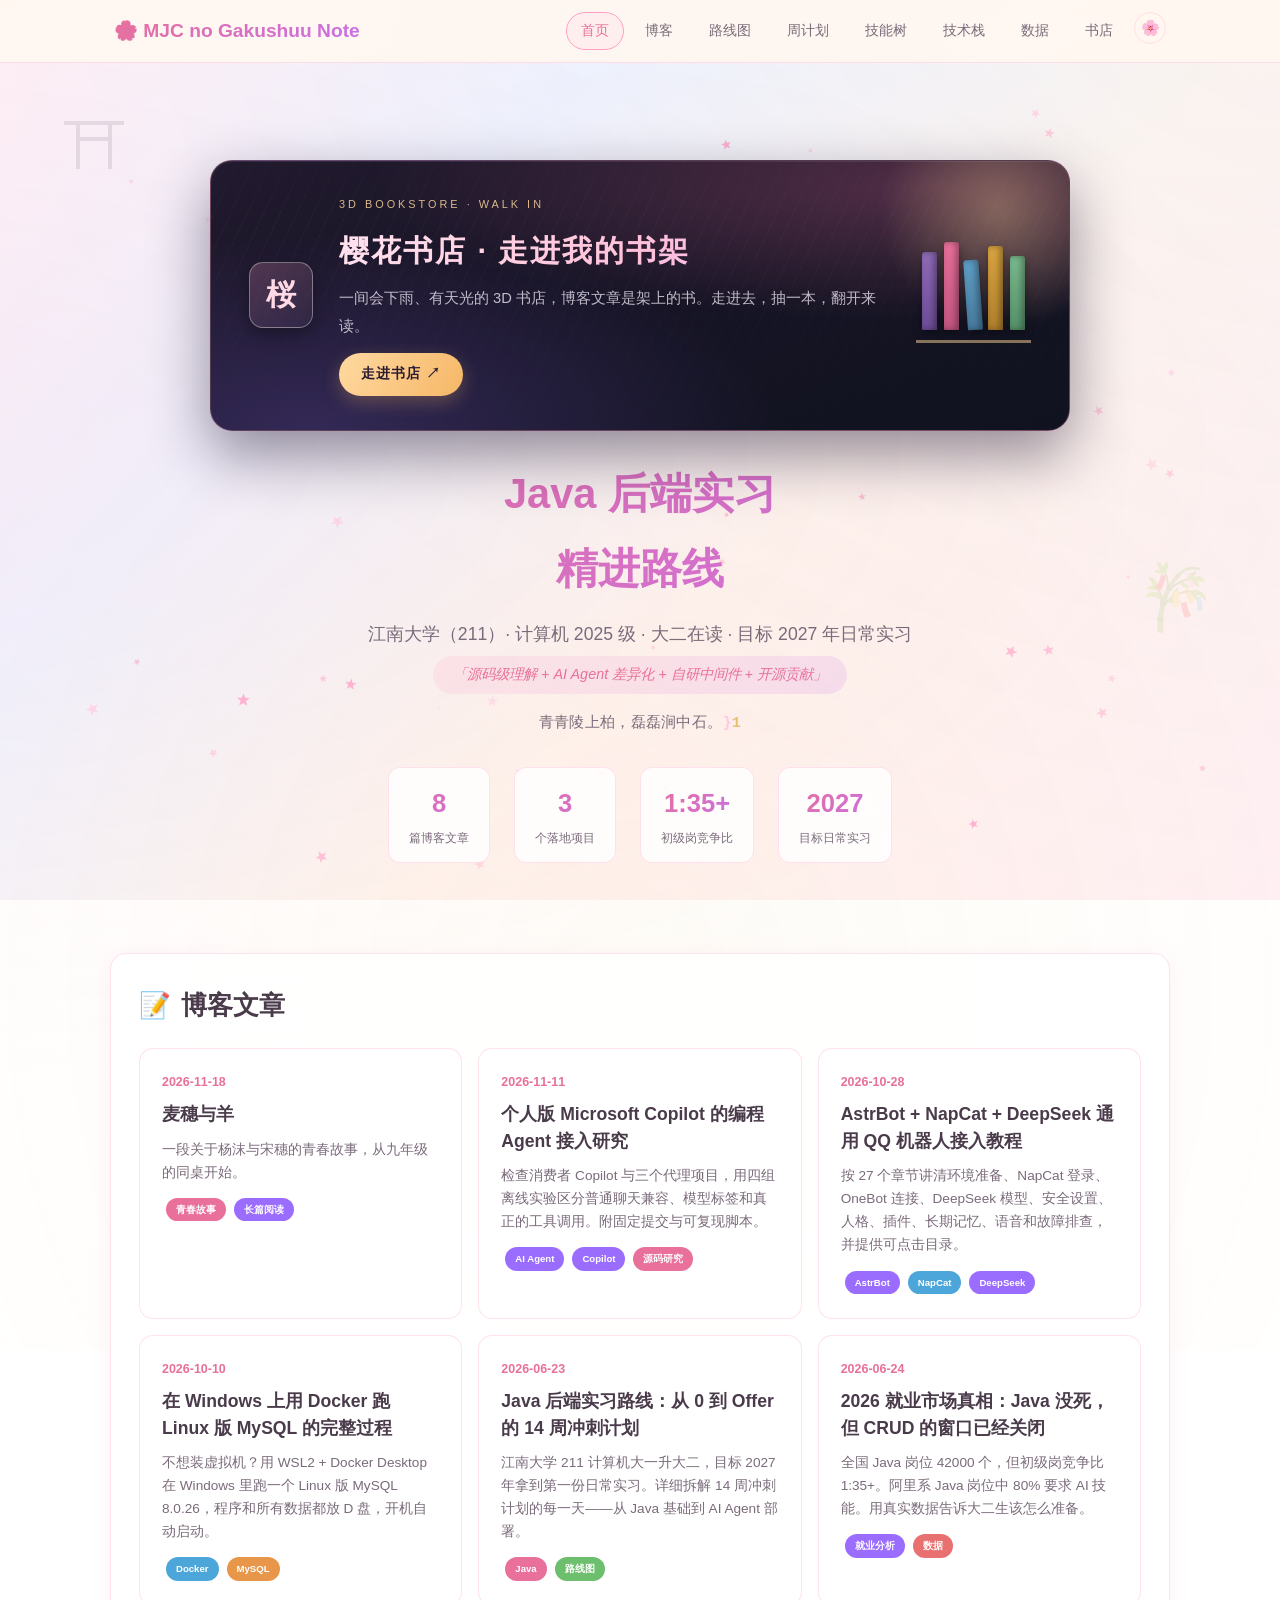
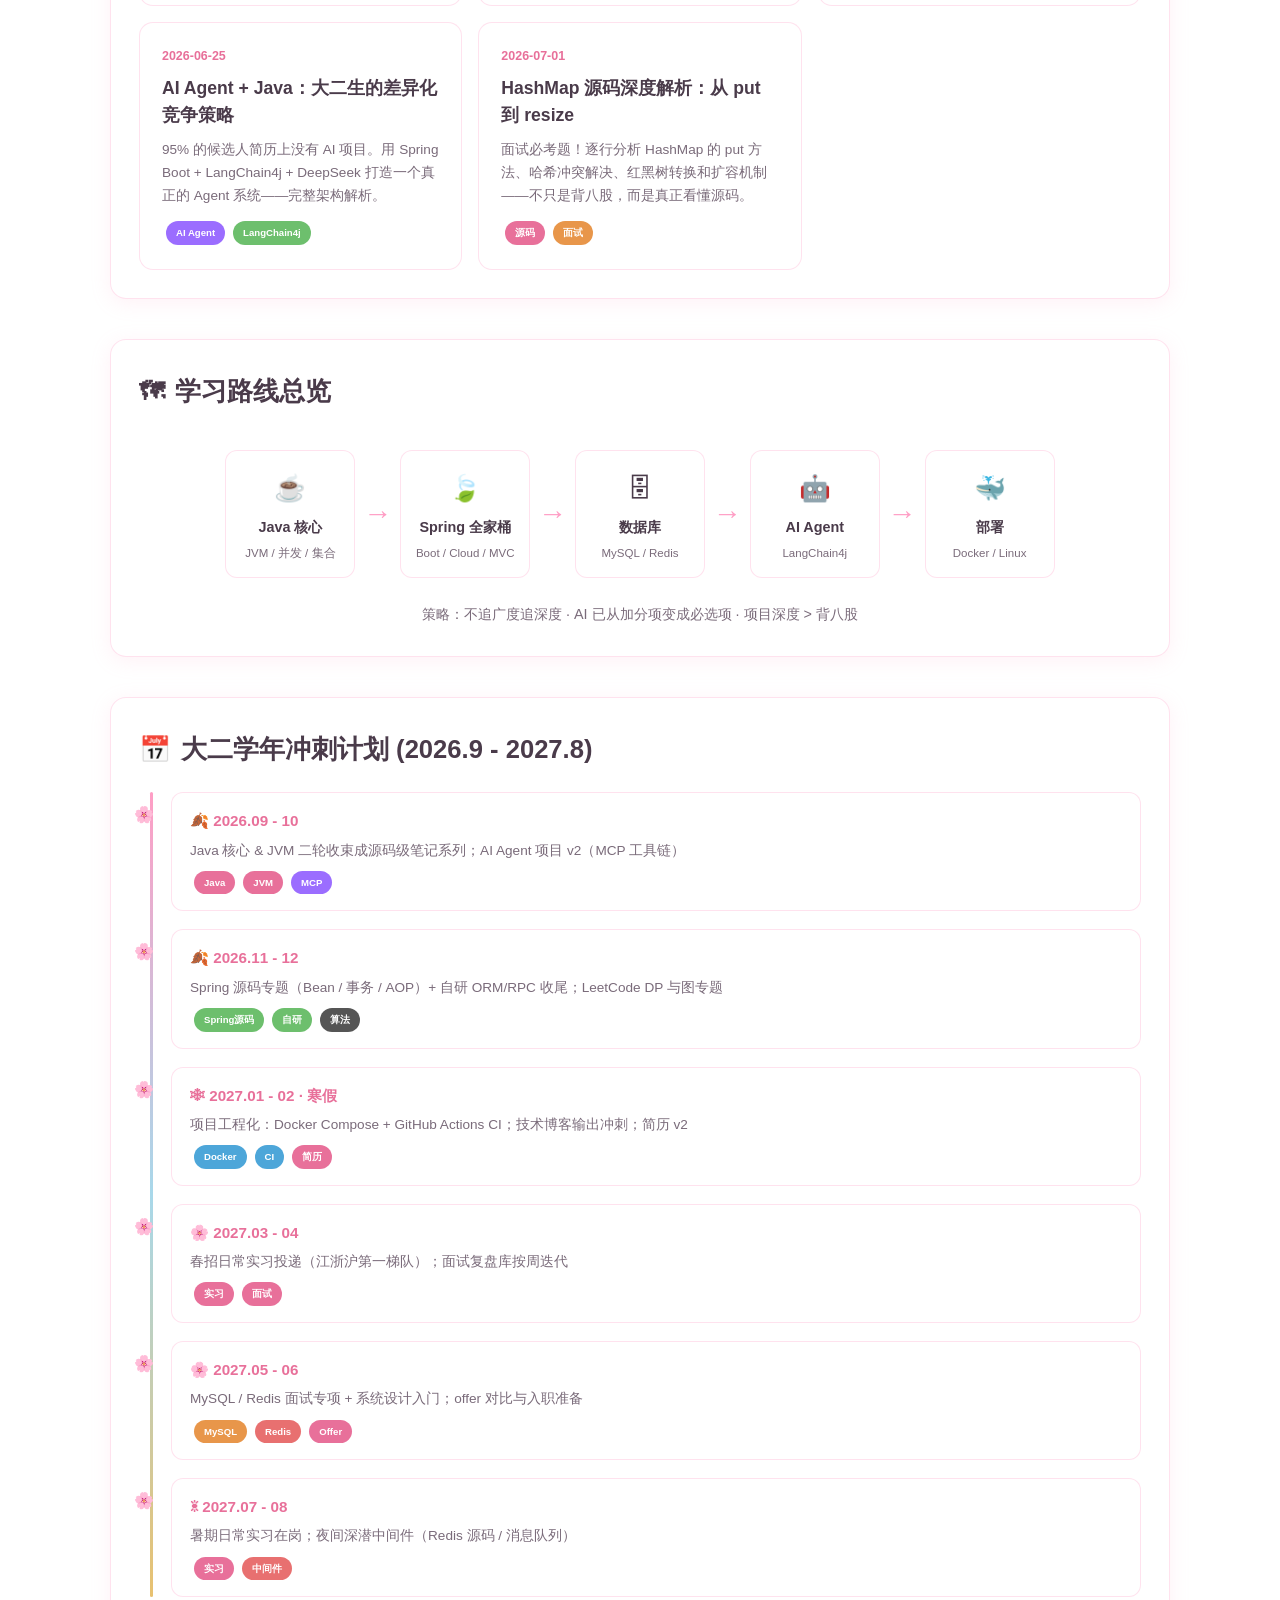
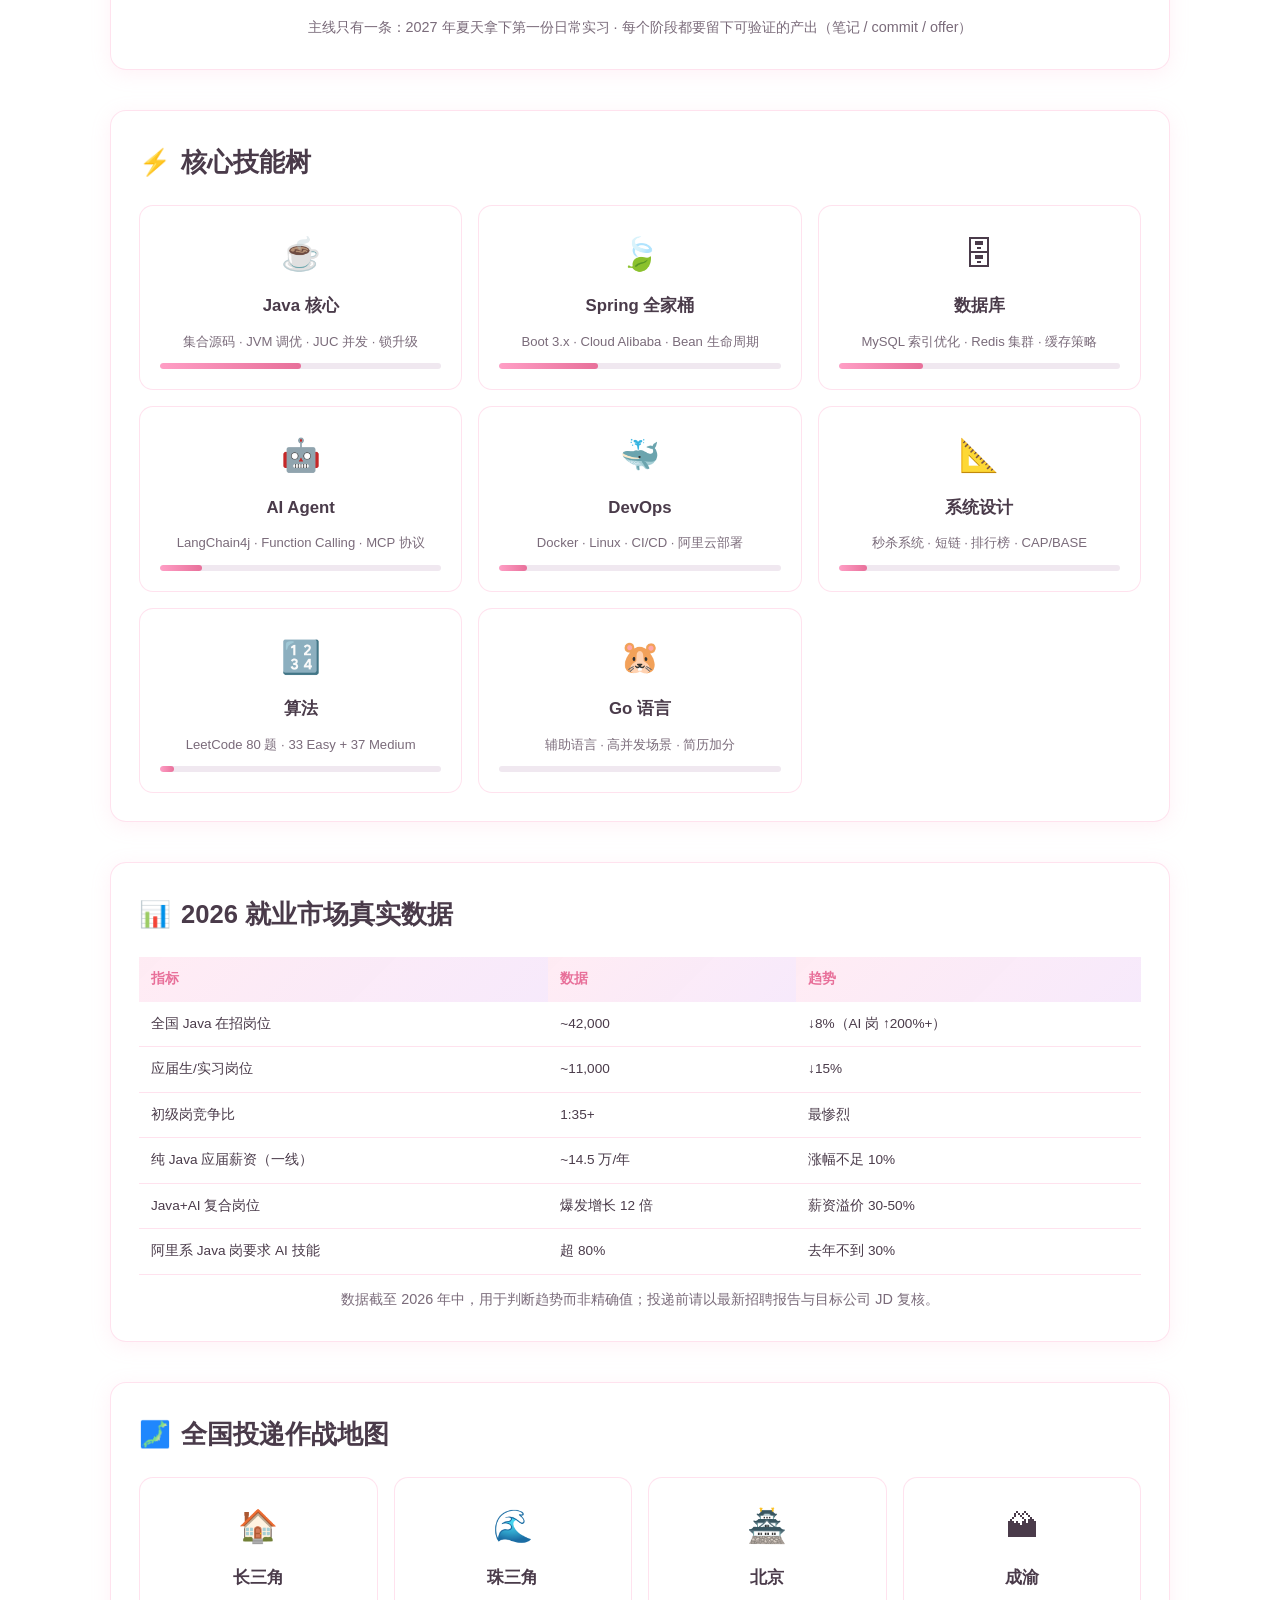
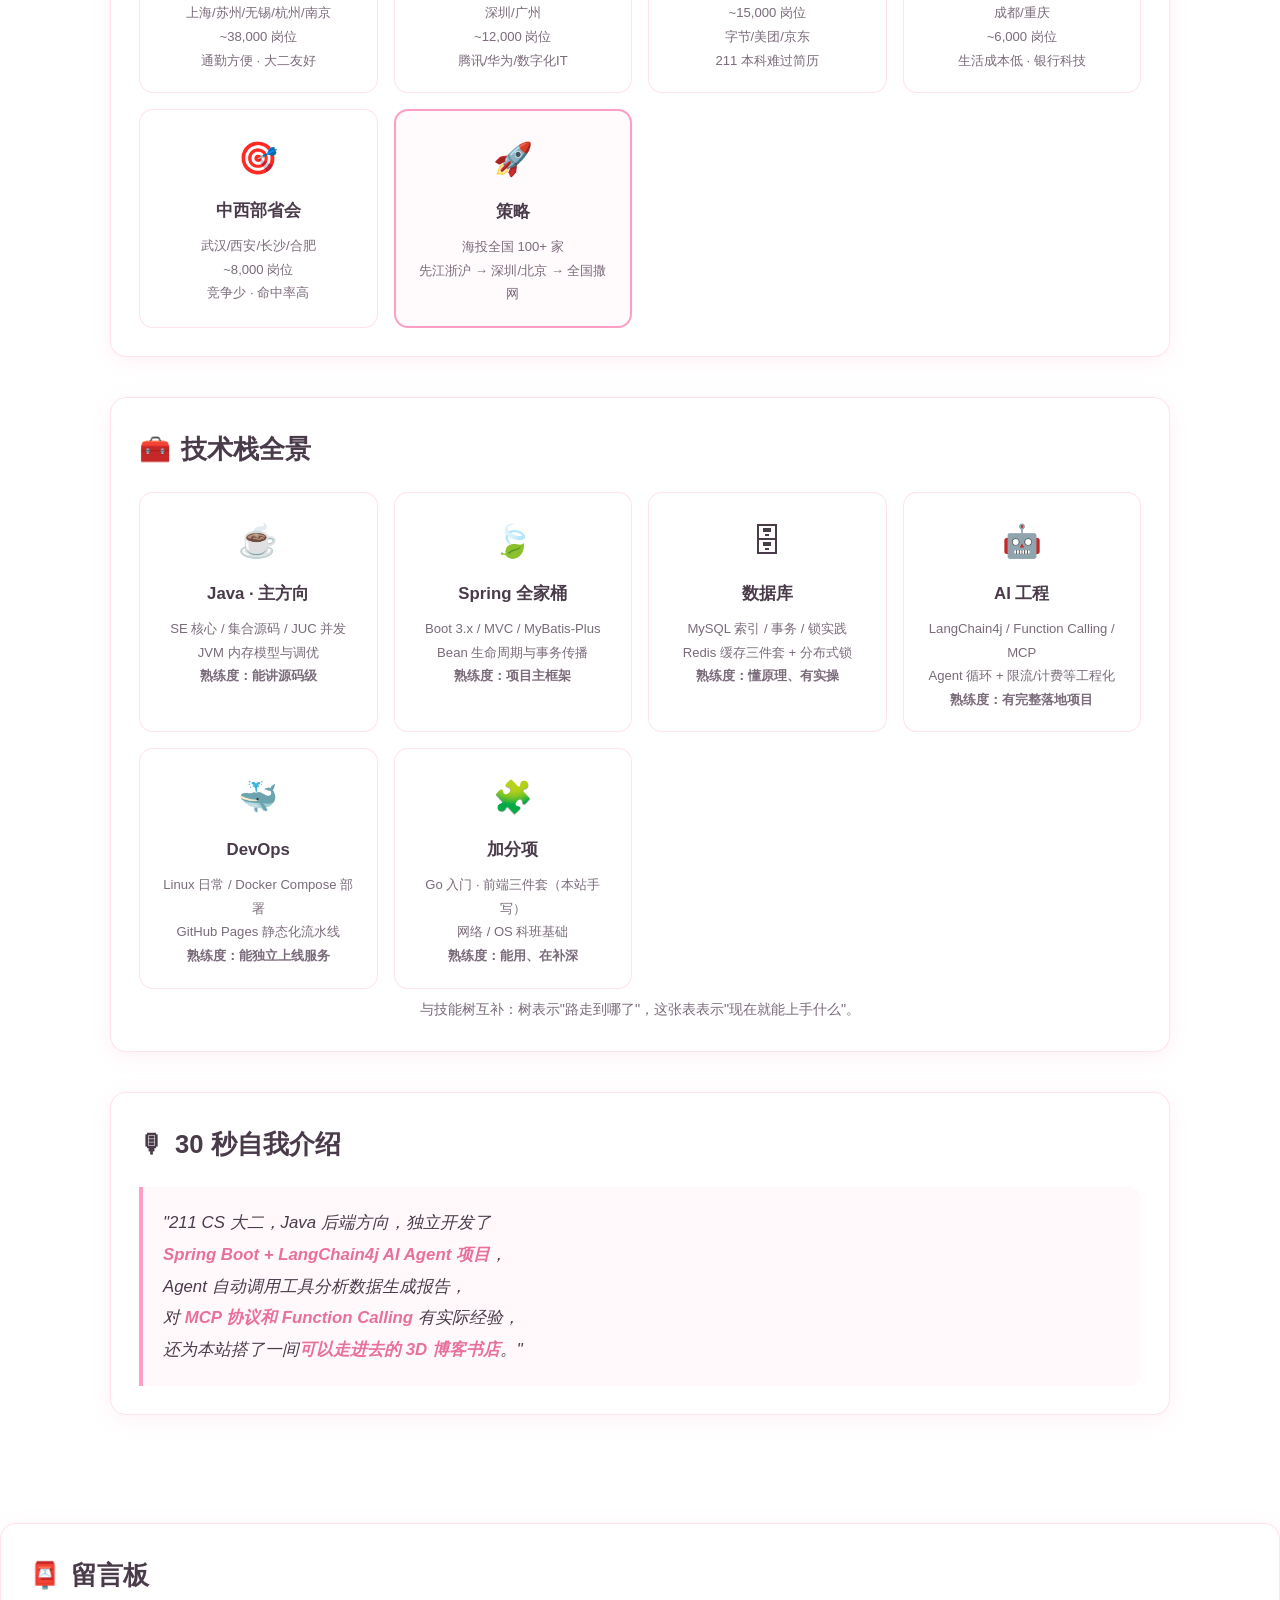
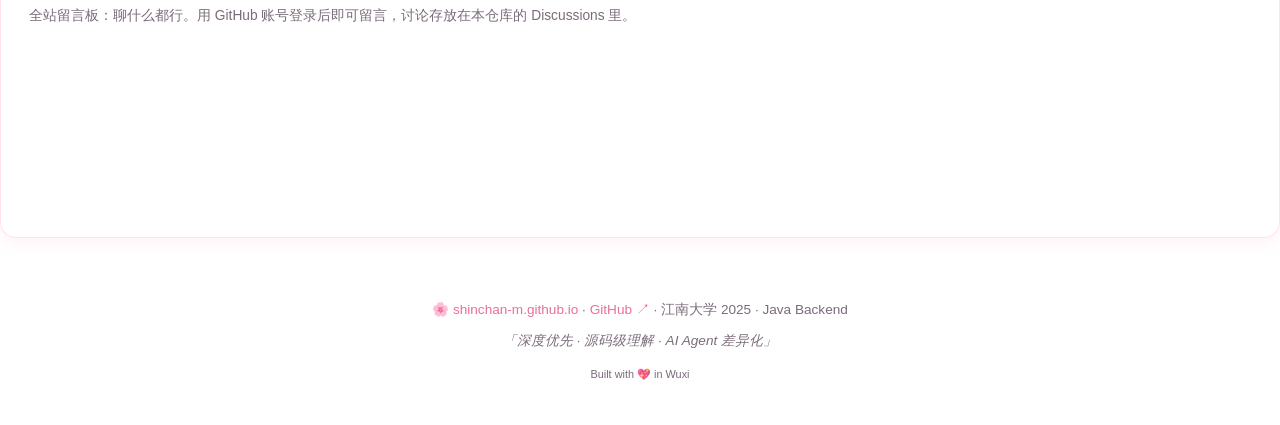
<file: index.html>
<!DOCTYPE html>
<html lang="zh-CN">
<head>
<meta charset="UTF-8">
<meta name="viewport" content="width=device-width, initial-scale=1.0">
<title>MJC no Gakushuu Note | Java 后端实习路线</title>
<meta name="description" content="Java 后端实习学习路线 - 江南大学 211 - 源码级 + AI Agent 差异化">
<!-- 首屏前定好主题，暗色模式下不会闪一下白 -->
<script>(function(){try{var s=localStorage.getItem('mjc-theme');var d=s==='dark'||(s!=='light'&&window.matchMedia('(prefers-color-scheme: dark)').matches);document.documentElement.setAttribute('data-theme',d?'dark':'light')}catch(e){document.documentElement.setAttribute('data-theme','light')}})()</script>
<link rel="icon" href="data:image/svg+xml,%3Csvg xmlns='http://www.w3.org/2000/svg' viewBox='0 0 100 100'%3E%3Ctext y='.9em' font-size='90'%3E%F0%9F%8C%B8%3C/text%3E%3C/svg%3E">
<meta name="theme-color" content="#FFF0F5">
<!-- 社交分享卡片（QQ / 微信 / Twitter 抓的是这些，不跑 JS） -->
<meta property="og:type" content="website">
<meta property="og:site_name" content="MJC no Gakushuu Note">
<meta property="og:title" content="MJC no Gakushuu Note | Java 后端实习精进路线">
<meta property="og:description" content="江南大学 211 计算机 · 大二 · 源码级理解 + AI Agent 差异化 · 大二学年冲刺计划、技能树、技术栈全景、2026 就业市场数据">
<meta property="og:url" content="https://shinchan-m.github.io/">
<meta property="og:locale" content="zh_CN">
<meta name="twitter:card" content="summary">
<meta name="twitter:title" content="MJC no Gakushuu Note | Java 后端实习精进路线">
<meta name="twitter:description" content="江南大学 211 计算机 · 源码级理解 + AI Agent 差异化 · 大二学年冲刺计划全公开">
<link rel="stylesheet" href="style.css?v=20261101d">
</head>
<body>
<canvas id="sakura-canvas"></canvas>
<div class="float-deco" style="top:10%;left:5%">⛩</div>
<div class="float-deco" style="top:60%;right:5%;animation-delay:-10s">🎋</div>

<nav>
  <div class="nav-inner">
    <span class="nav-logo">🌸 MJC no Gakushuu Note</span>
    <div class="nav-links">
      <a href="#home">首页</a>
      <a href="#blog">博客</a>
      <a href="#roadmap">路线图</a>
      <a href="#weekly">周计划</a>
      <a href="#skills">技能树</a>
      <a href="#stack">技术栈</a>
      <a href="#data">数据</a>
      <a href="book/index.html">书店</a>
    </div>
  </div>
</nav>

<main>
<!-- Hero -->
<section class="hero animate-in" id="home">
  <a class="store-entry animate-in" href="book/index.html" aria-label="走进 3D 樱花书店">
    <span class="store-mark" aria-hidden="true">桜</span>
    <span class="store-copy">
      <span class="store-eyebrow">3D BOOKSTORE · WALK IN</span>
      <span class="store-title">樱花书店 · 走进我的书架</span>
      <span class="store-desc">一间会下雨、有天光的 3D 书店，博客文章是架上的书。走进去，抽一本，翻开来读。</span>
      <span class="store-cta">走进书店 <i>↗</i></span>
    </span>
    <span class="store-shelf" aria-hidden="true"><i></i><i></i><i></i><i></i><i></i></span>
  </a>
  <div class="hero-meta">
  <h1>Java 后端实习<br>精进路线</h1>
  <p class="subtitle">江南大学（211）· 计算机 2025 级 · 大二在读 · 目标 2027 年日常实习</p>
  <p class="motto">「源码级理解 + AI Agent 差异化 + 自研中间件 + 开源贡献」</p>
  </div>
  <div class="hero-binft"><span id="binft" class="binft" data-phrases="青青陵上柏，磊磊涧中石。|人生天地间，忽如远行客。|今日份的代码，写完了吗？|Java · Spring · MySQL · Redis · AI Agent|每 50 分钟起身，这不是可选项|目标：2027 年第一份日常实习"></span></div>
  <div class="hero-stats">
    <div class="hero-stat"><div class="num">8</div><div class="label">篇博客文章</div></div>
    <div class="hero-stat"><div class="num">3</div><div class="label">个落地项目</div></div>
    <div class="hero-stat"><div class="num">1:35+</div><div class="label">初级岗竞争比</div></div>
    <div class="hero-stat"><div class="num">2027</div><div class="label">目标日常实习</div></div>
  </div>
</section>

<!-- Blog Posts -->
<section id="blog">
  <div class="card animate-in">
    <h2><span class="icon">📝</span> 博客文章</h2>
    <div class="grid2">

      <a href="posts/mai-sui-yu-yang.html" class="blog-card animate-in">
        <div class="blog-date">2026-11-18</div>
        <h3 class="blog-title">麦穗与羊</h3>
        <p class="blog-desc">一段关于杨沫与宋穗的青春故事，从九年级的同桌开始。</p>
        <div class="blog-tags"><span class="tag t-java">青春故事</span><span class="tag t-ai">长篇阅读</span></div>
      </a>

      <a href="posts/copilot-personal-agent-research.html" class="blog-card animate-in">
        <div class="blog-date">2026-11-11</div>
        <h3 class="blog-title">个人版 Microsoft Copilot 的编程 Agent 接入研究</h3>
        <p class="blog-desc">检查消费者 Copilot 与三个代理项目，用四组离线实验区分普通聊天兼容、模型标签和真正的工具调用。附固定提交与可复现脚本。</p>
        <div class="blog-tags"><span class="tag t-ai">AI Agent</span><span class="tag t-ai">Copilot</span><span class="tag t-java">源码研究</span></div>
      </a>

      <a href="posts/deepseek-qq-astrbot-napcat-guide.html" class="blog-card animate-in">
        <div class="blog-date">2026-10-28</div>
        <h3 class="blog-title">AstrBot + NapCat + DeepSeek 通用 QQ 机器人接入教程</h3>
        <p class="blog-desc">按 27 个章节讲清环境准备、NapCat 登录、OneBot 连接、DeepSeek 模型、安全设置、人格、插件、长期记忆、语音和故障排查，并提供可点击目录。</p>
        <div class="blog-tags"><span class="tag t-ai">AstrBot</span><span class="tag t-docker">NapCat</span><span class="tag t-ai">DeepSeek</span></div>
      </a>

      <a href="posts/windows-docker-linux-mysql.html" class="blog-card animate-in">
        <div class="blog-date">2026-10-10</div>
        <h3 class="blog-title">在 Windows 上用 Docker 跑 Linux 版 MySQL 的完整过程</h3>
        <p class="blog-desc">不想装虚拟机？用 WSL2 + Docker Desktop 在 Windows 里跑一个 Linux 版 MySQL 8.0.26，程序和所有数据都放 D 盘，开机自动启动。</p>
        <div class="blog-tags"><span class="tag t-docker">Docker</span><span class="tag t-mysql">MySQL</span></div>
      </a>

      <a href="posts/java-roadmap-14-weeks.html" class="blog-card animate-in">
        <div class="blog-date">2026-06-23</div>
        <h3 class="blog-title">Java 后端实习路线：从 0 到 Offer 的 14 周冲刺计划</h3>
        <p class="blog-desc">江南大学 211 计算机大一升大二，目标 2027 年拿到第一份日常实习。详细拆解 14 周冲刺计划的每一天——从 Java 基础到 AI Agent 部署。</p>
        <div class="blog-tags"><span class="tag t-java">Java</span><span class="tag t-spring">路线图</span></div>
      </a>

      <a href="posts/job-market-2026-truth.html" class="blog-card animate-in">
        <div class="blog-date">2026-06-24</div>
        <h3 class="blog-title">2026 就业市场真相：Java 没死，但 CRUD 的窗口已经关闭</h3>
        <p class="blog-desc">全国 Java 岗位 42000 个，但初级岗竞争比 1:35+。阿里系 Java 岗位中 80% 要求 AI 技能。用真实数据告诉大二生该怎么准备。</p>
        <div class="blog-tags"><span class="tag t-ai">就业分析</span><span class="tag t-redis">数据</span></div>
      </a>

      <a href="posts/ai-agent-differentiation.html" class="blog-card animate-in">
        <div class="blog-date">2026-06-25</div>
        <h3 class="blog-title">AI Agent + Java：大二生的差异化竞争策略</h3>
        <p class="blog-desc">95% 的候选人简历上没有 AI 项目。用 Spring Boot + LangChain4j + DeepSeek 打造一个真正的 Agent 系统——完整架构解析。</p>
        <div class="blog-tags"><span class="tag t-ai">AI Agent</span><span class="tag t-spring">LangChain4j</span></div>
      </a>

      <a href="posts/hashmap-source-analysis.html" class="blog-card animate-in">
        <div class="blog-date">2026-07-01</div>
        <h3 class="blog-title">HashMap 源码深度解析：从 put 到 resize</h3>
        <p class="blog-desc">面试必考题！逐行分析 HashMap 的 put 方法、哈希冲突解决、红黑树转换和扩容机制——不只是背八股，而是真正看懂源码。</p>
        <div class="blog-tags"><span class="tag t-java">源码</span><span class="tag t-mysql">面试</span></div>
      </a>

    </div>
  </div>
</section>

<!-- Roadmap -->
<section id="roadmap">
  <div class="card animate-in">
    <h2><span class="icon">🗺</span> 学习路线总览</h2>
    <div class="roadmap-flow">
      <div class="flow-item"><div class="skill-emoji">☕</div><div class="skill-name">Java 核心</div><div class="skill-desc">JVM / 并发 / 集合</div></div>
      <div class="flow-arrow">→</div>
      <div class="flow-item"><div class="skill-emoji">🍃</div><div class="skill-name">Spring 全家桶</div><div class="skill-desc">Boot / Cloud / MVC</div></div>
      <div class="flow-arrow">→</div>
      <div class="flow-item"><div class="skill-emoji">🗄</div><div class="skill-name">数据库</div><div class="skill-desc">MySQL / Redis</div></div>
      <div class="flow-arrow">→</div>
      <div class="flow-item"><div class="skill-emoji">🤖</div><div class="skill-name">AI Agent</div><div class="skill-desc">LangChain4j</div></div>
      <div class="flow-arrow">→</div>
      <div class="flow-item"><div class="skill-emoji">🐳</div><div class="skill-name">部署</div><div class="skill-desc">Docker / Linux</div></div>
    </div>
    <p class="roadmap-note">策略：不追广度追深度 · AI 已从加分项变成必选项 · 项目深度 > 背八股</p>
  </div>
</section>
<!-- 14 Week Schedule -->
<section id="weekly">
  <div class="card animate-in">
    <h2><span class="icon">📅</span> 大二学年冲刺计划 (2026.9 - 2027.8)</h2>
    <div class="timeline">
      <div class="ti animate-in">
        <div class="ti-week">🍂 2026.09 - 10</div>
        <div class="ti-topic">Java 核心 & JVM 二轮收束成源码级笔记系列；AI Agent 项目 v2（MCP 工具链）</div>
        <div class="ti-tags"><span class="tag t-java">Java</span><span class="tag t-java">JVM</span><span class="tag t-ai">MCP</span></div>
      </div>
      <div class="ti animate-in">
        <div class="ti-week">🍂 2026.11 - 12</div>
        <div class="ti-topic">Spring 源码专题（Bean / 事务 / AOP）+ 自研 ORM/RPC 收尾；LeetCode DP 与图专题</div>
        <div class="ti-tags"><span class="tag t-spring">Spring源码</span><span class="tag t-spring">自研</span><span class="tag t-linux">算法</span></div>
      </div>
      <div class="ti animate-in">
        <div class="ti-week">❄ 2027.01 - 02 · 寒假</div>
        <div class="ti-topic">项目工程化：Docker Compose + GitHub Actions CI；技术博客输出冲刺；简历 v2</div>
        <div class="ti-tags"><span class="tag t-docker">Docker</span><span class="tag t-docker">CI</span><span class="tag t-java">简历</span></div>
      </div>
      <div class="ti animate-in">
        <div class="ti-week">🌸 2027.03 - 04</div>
        <div class="ti-topic">春招日常实习投递（江浙沪第一梯队）；面试复盘库按周迭代</div>
        <div class="ti-tags"><span class="tag t-java">实习</span><span class="tag t-java">面试</span></div>
      </div>
      <div class="ti animate-in">
        <div class="ti-week">🌸 2027.05 - 06</div>
        <div class="ti-topic">MySQL / Redis 面试专项 + 系统设计入门；offer 对比与入职准备</div>
        <div class="ti-tags"><span class="tag t-mysql">MySQL</span><span class="tag t-redis">Redis</span><span class="tag t-java">Offer</span></div>
      </div>
      <div class="ti animate-in">
        <div class="ti-week">☀ 2027.07 - 08</div>
        <div class="ti-topic">暑期日常实习在岗；夜间深潜中间件（Redis 源码 / 消息队列）</div>
        <div class="ti-tags"><span class="tag t-java">实习</span><span class="tag t-redis">中间件</span></div>
      </div>
    </div>
    <p class="roadmap-note">主线只有一条：2027 年夏天拿下第一份日常实习 · 每个阶段都要留下可验证的产出（笔记 / commit / offer）</p>
  </div>
</section>
<!-- Skills Tree -->
<section id="skills">
  <div class="card animate-in">
    <h2><span class="icon">⚡</span> 核心技能树</h2>
    <div class="grid4">
      <div class="skill-card animate-in">
        <div class="skill-emoji">☕</div>
        <div class="skill-name">Java 核心</div>
        <div class="skill-desc">集合源码 · JVM 调优 · JUC 并发 · 锁升级</div>
        <div class="progress-bar"><div class="progress-fill" style="width:50%"></div></div>
      </div>
      <div class="skill-card animate-in">
        <div class="skill-emoji">🍃</div>
        <div class="skill-name">Spring 全家桶</div>
        <div class="skill-desc">Boot 3.x · Cloud Alibaba · Bean 生命周期</div>
        <div class="progress-bar"><div class="progress-fill" style="width:35%"></div></div>
      </div>
      <div class="skill-card animate-in">
        <div class="skill-emoji">🗄</div>
        <div class="skill-name">数据库</div>
        <div class="skill-desc">MySQL 索引优化 · Redis 集群 · 缓存策略</div>
        <div class="progress-bar"><div class="progress-fill" style="width:30%"></div></div>
      </div>
      <div class="skill-card animate-in">
        <div class="skill-emoji">🤖</div>
        <div class="skill-name">AI Agent</div>
        <div class="skill-desc">LangChain4j · Function Calling · MCP 协议</div>
        <div class="progress-bar"><div class="progress-fill" style="width:15%"></div></div>
      </div>
      <div class="skill-card animate-in">
        <div class="skill-emoji">🐳</div>
        <div class="skill-name">DevOps</div>
        <div class="skill-desc">Docker · Linux · CI/CD · 阿里云部署</div>
        <div class="progress-bar"><div class="progress-fill" style="width:10%"></div></div>
      </div>
      <div class="skill-card animate-in">
        <div class="skill-emoji">📐</div>
        <div class="skill-name">系统设计</div>
        <div class="skill-desc">秒杀系统 · 短链 · 排行榜 · CAP/BASE</div>
        <div class="progress-bar"><div class="progress-fill" style="width:10%"></div></div>
      </div>
      <div class="skill-card animate-in">
        <div class="skill-emoji">🔢</div>
        <div class="skill-name">算法</div>
        <div class="skill-desc">LeetCode 80 题 · 33 Easy + 37 Medium</div>
        <div class="progress-bar"><div class="progress-fill" style="width:5%"></div></div>
      </div>
      <div class="skill-card animate-in">
        <div class="skill-emoji">🐹</div>
        <div class="skill-name">Go 语言</div>
        <div class="skill-desc">辅助语言 · 高并发场景 · 简历加分</div>
        <div class="progress-bar"><div class="progress-fill" style="width:0%"></div></div>
      </div>
    </div>
  </div>
</section>
<!-- Job Market Data -->
<section id="data">
  <div class="card animate-in">
    <h2><span class="icon">📊</span> 2026 就业市场真实数据</h2>
    <table>
      <tr><th>指标</th><th>数据</th><th>趋势</th></tr>
      <tr><td>全国 Java 在招岗位</td><td>~42,000</td><td>↓8%（AI 岗 ↑200%+）</td></tr>
      <tr><td>应届生/实习岗位</td><td>~11,000</td><td>↓15%</td></tr>
      <tr><td>初级岗竞争比</td><td>1:35+</td><td>最惨烈</td></tr>
      <tr><td>纯 Java 应届薪资（一线）</td><td>~14.5 万/年</td><td>涨幅不足 10%</td></tr>
      <tr><td>Java+AI 复合岗位</td><td>爆发增长 12 倍</td><td>薪资溢价 30-50%</td></tr>
      <tr><td>阿里系 Java 岗要求 AI 技能</td><td>超 80%</td><td>去年不到 30%</td></tr>
    </table>
    <p class="roadmap-note">数据截至 2026 年中，用于判断趋势而非精确值；投递前请以最新招聘报告与目标公司 JD 复核。</p>
  </div>
</section>
<!-- Regions -->
<section>
  <div class="card animate-in">
    <h2><span class="icon">🗾</span> 全国投递作战地图</h2>
    <div class="grid3">
      <div class="data-card animate-in">
        <div class="skill-emoji">🏠</div>
        <div class="skill-name">长三角</div>
        <div class="skill-desc">上海/苏州/无锡/杭州/南京<br>~38,000 岗位<br>通勤方便 · 大二友好</div>
      </div>
      <div class="data-card animate-in">
        <div class="skill-emoji">🌊</div>
        <div class="skill-name">珠三角</div>
        <div class="skill-desc">深圳/广州<br>~12,000 岗位<br>腾讯/华为/数字化IT</div>
      </div>
      <div class="data-card animate-in">
        <div class="skill-emoji">🏯</div>
        <div class="skill-name">北京</div>
        <div class="skill-desc">~15,000 岗位<br>字节/美团/京东<br>211 本科难过简历</div>
      </div>
      <div class="data-card animate-in">
        <div class="skill-emoji">🏔</div>
        <div class="skill-name">成渝</div>
        <div class="skill-desc">成都/重庆<br>~6,000 岗位<br>生活成本低 · 银行科技</div>
      </div>
      <div class="data-card animate-in">
        <div class="skill-emoji">🎯</div>
        <div class="skill-name">中西部省会</div>
        <div class="skill-desc">武汉/西安/长沙/合肥<br>~8,000 岗位<br>竞争少 · 命中率高</div>
      </div>
      <div class="data-card animate-in" style="border:2px solid var(--sakura);background:rgba(255,158,197,0.05)">
        <div class="skill-emoji">🚀</div>
        <div class="skill-name">策略</div>
        <div class="skill-desc">海投全国 100+ 家<br>先江浙沪 → 深圳/北京 → 全国撒网</div>
      </div>
    </div>
  </div>
</section>
<!-- Tech Stack Panorama -->
<section id="stack">
  <div class="card animate-in">
    <h2><span class="icon">🧰</span> 技术栈全景</h2>
    <div class="grid3">
      <div class="data-card animate-in">
        <div class="skill-emoji">☕</div>
        <div class="skill-name">Java · 主方向</div>
        <div class="skill-desc">SE 核心 / 集合源码 / JUC 并发<br>JVM 内存模型与调优<br><strong>熟练度：能讲源码级</strong></div>
      </div>
      <div class="data-card animate-in">
        <div class="skill-emoji">🍃</div>
        <div class="skill-name">Spring 全家桶</div>
        <div class="skill-desc">Boot 3.x / MVC / MyBatis-Plus<br>Bean 生命周期与事务传播<br><strong>熟练度：项目主框架</strong></div>
      </div>
      <div class="data-card animate-in">
        <div class="skill-emoji">🗄</div>
        <div class="skill-name">数据库</div>
        <div class="skill-desc">MySQL 索引 / 事务 / 锁实践<br>Redis 缓存三件套 + 分布式锁<br><strong>熟练度：懂原理、有实操</strong></div>
      </div>
      <div class="data-card animate-in">
        <div class="skill-emoji">🤖</div>
        <div class="skill-name">AI 工程</div>
        <div class="skill-desc">LangChain4j / Function Calling / MCP<br>Agent 循环 + 限流/计费等工程化<br><strong>熟练度：有完整落地项目</strong></div>
      </div>
      <div class="data-card animate-in">
        <div class="skill-emoji">🐳</div>
        <div class="skill-name">DevOps</div>
        <div class="skill-desc">Linux 日常 / Docker Compose 部署<br>GitHub Pages 静态化流水线<br><strong>熟练度：能独立上线服务</strong></div>
      </div>
      <div class="data-card animate-in">
        <div class="skill-emoji">🧩</div>
        <div class="skill-name">加分项</div>
        <div class="skill-desc">Go 入门 · 前端三件套（本站手写）<br>网络 / OS 科班基础<br><strong>熟练度：能用、在补深</strong></div>
      </div>
    </div>
    <p class="roadmap-note">与技能树互补：树表示"路走到哪了"，这张表表示"现在就能上手什么"。</p>
  </div>
</section>

<!-- Elevator Pitch -->
<section>
  <div class="card animate-in">
    <h2><span class="icon">🎙</span> 30 秒自我介绍</h2>
    <blockquote style="font-size:1.05em;padding:20px;border-left:4px solid var(--sakura);background:rgba(255,158,197,0.06);border-radius:0 12px 12px 0;font-style:italic;line-height:1.9">
      "211 CS 大二，Java 后端方向，独立开发了<br>
      <strong style="color:var(--sakura-dark)">Spring Boot + LangChain4j AI Agent 项目</strong>，<br>
      Agent 自动调用工具分析数据生成报告，<br>
      对 <strong style="color:var(--sakura-dark)">MCP 协议和 Function Calling</strong> 有实际经验，<br>
      还为本站搭了一间<strong style="color:var(--sakura-dark)">可以走进去的 3D 博客书店</strong>。"
    </blockquote>
  </div>
</section>
</main>

<footer>
  <p>🌸 <a href="https://shinchan-m.github.io">shinchan-m.github.io</a> · <a href="https://github.com/shinchan-m" target="_blank" rel="noopener">GitHub ↗</a> · 江南大学 2025 · Java Backend</p>
  <p class="footer-tagline">「深度优先 · 源码级理解 · AI Agent 差异化」</p>
  <p class="footer-built">Built with 💖 in Wuxi</p>
</footer>

<script src="app.js?v=20261101d"></script>
</body>
</html>
</file>
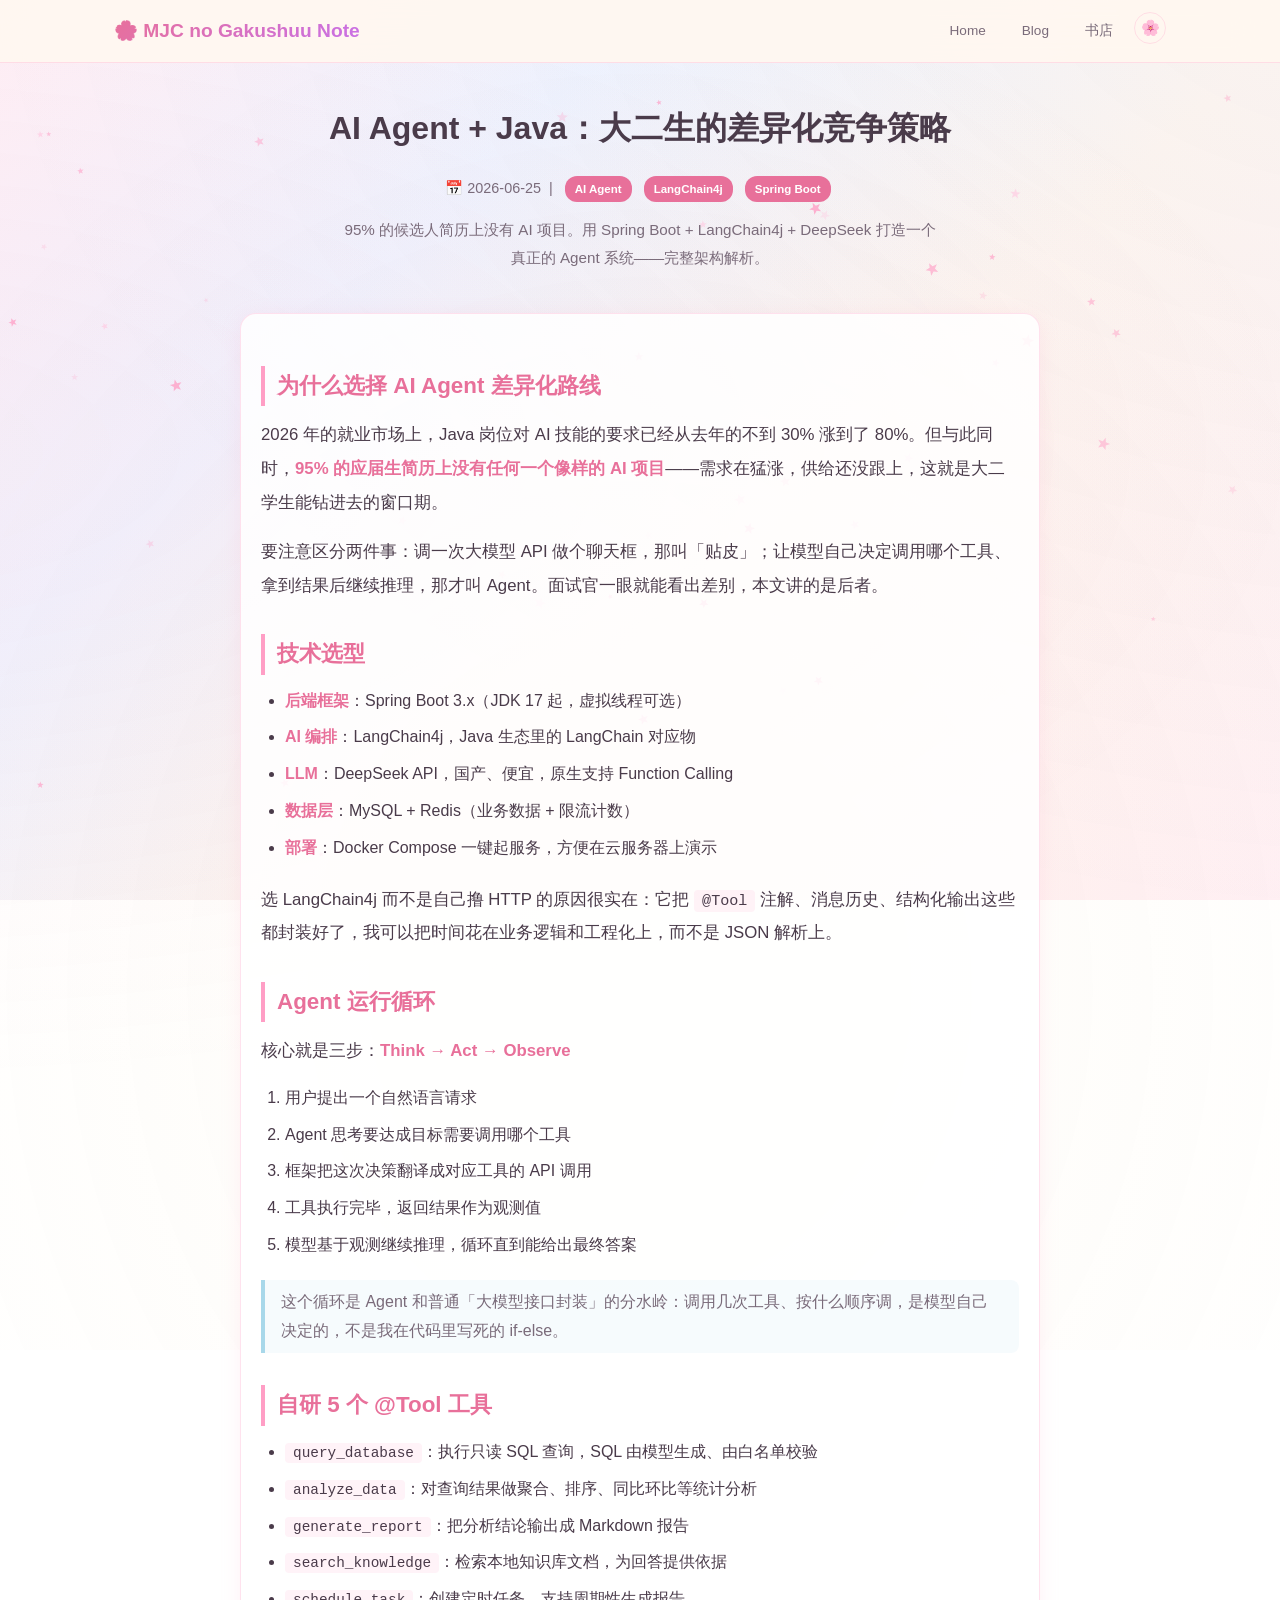
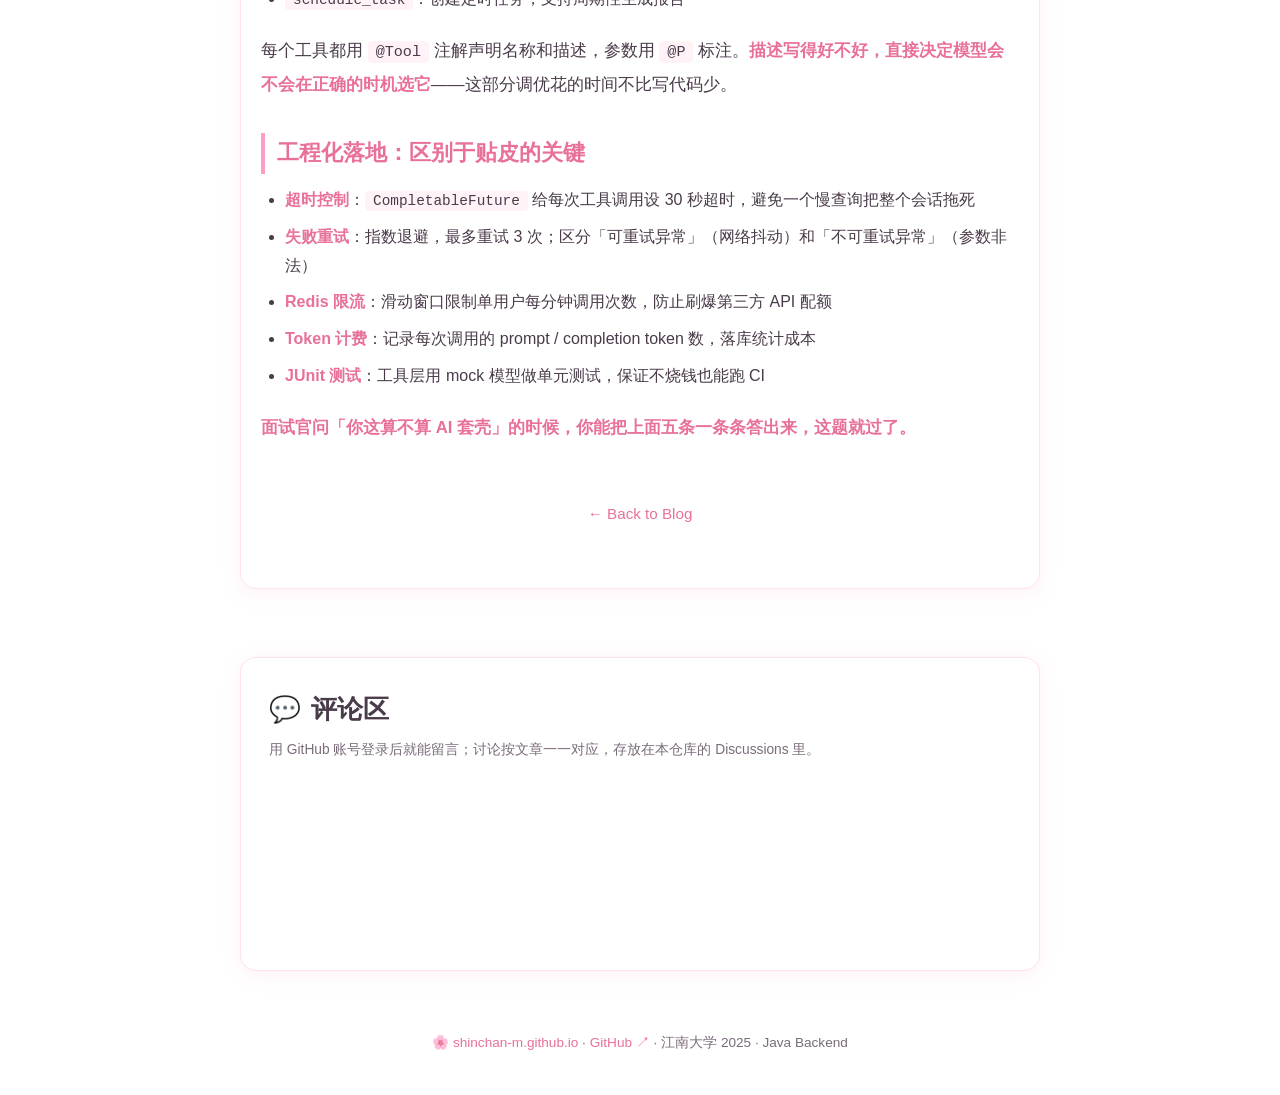
<file: posts/ai-agent-differentiation.html>
<!DOCTYPE html>
<html lang="zh-CN">
<head>
<meta charset="UTF-8">
<meta name="viewport" content="width=device-width, initial-scale=1.0">
<title>AI Agent + Java：大二生的差异化竞争策略 | MJC no Gakushuu Note</title>
<meta name="description" content="95% 的候选人简历上没有 AI 项目。用 Spring Boot + LangChain4j + DeepSeek 打造一个真正的 Agent 系统——完整架构解析与工程化落地细节。">
<!-- 首屏前定好主题，暗色模式下不会闪一下白 -->
<script>(function(){try{var s=localStorage.getItem('mjc-theme');var d=s==='dark'||(s!=='light'&&window.matchMedia('(prefers-color-scheme: dark)').matches);document.documentElement.setAttribute('data-theme',d?'dark':'light')}catch(e){document.documentElement.setAttribute('data-theme','light')}})()</script>
<link rel="icon" href="data:image/svg+xml,%3Csvg xmlns='http://www.w3.org/2000/svg' viewBox='0 0 100 100'%3E%3Ctext y='.9em' font-size='90'%3E%F0%9F%8C%B8%3C/text%3E%3C/svg%3E">
<meta name="theme-color" content="#FFF0F5">
<meta property="og:type" content="article">
<meta property="og:site_name" content="MJC no Gakushuu Note">
<meta property="og:title" content="AI Agent + Java：大二生的差异化竞争策略">
<meta property="og:description" content="Spring Boot + LangChain4j + DeepSeek 打造真正的 Agent 系统：技术选型、运行循环、5 个自研 @Tool、以及区别于「贴皮」的工程化细节。">
<meta property="og:url" content="https://shinchan-m.github.io/posts/ai-agent-differentiation.html">
<meta property="og:locale" content="zh_CN">
<meta property="article:published_time" content="2026-06-25">
<meta name="twitter:card" content="summary">
<meta name="twitter:title" content="AI Agent + Java：大二生的差异化竞争策略">
<meta name="twitter:description" content="Think → Act → Observe 的完整落地：5 个 @Tool 工具、超时/重试/限流/计费/测试五道工程化关卡。">
<link rel="stylesheet" href="../style.css?v=20261101d">
<style>
  .post-header { text-align:center; padding:80px 20px 30px; }
  .post-header h1 { font-size:2em; color:var(--text); margin-bottom:16px; }
  .post-meta { color:var(--text-light); font-size:0.9em; margin-bottom:12px; }
  .post-content { max-width:800px; margin:0 auto; padding:20px; }
  .post-content h2 { font-size:1.4em; color:var(--sakura-dark); margin:32px 0 12px; padding-left:12px; border-left:4px solid var(--sakura); }
  .post-content h3 { font-size:1.1em; margin:24px 0 8px; color:var(--text); }
  .post-content p { margin-bottom:16px; font-size:1.05em; line-height:2; }
  .post-content ul, .post-content ol { margin:12px 0 20px 24px; }
  .post-content li { margin-bottom:8px; line-height:1.8; }
  .post-content code { background:rgba(255,158,197,0.12); padding:2px 8px; border-radius:4px; font-size:0.9em; font-family:"Cascadia Code","Fira Code",monospace; }
  .post-content pre { background:#2d2438; color:#f5eef8; padding:16px 18px; border-radius:8px; overflow-x:auto; margin:16px 0; line-height:1.7; }
  .post-content pre code { background:none; padding:0; color:inherit; font-size:0.9em; }
  .post-content table { width:100%; border-collapse:collapse; margin:20px 0; }
  .post-content th { background:linear-gradient(135deg,rgba(255,158,197,0.2),rgba(200,112,232,0.15)); padding:10px 12px; text-align:left; }
  .post-content td { padding:10px 12px; border-bottom:1px solid var(--card-border); }
  .post-content strong { color:var(--sakura-dark); }
  .post-content blockquote { border-left:4px solid var(--sky); margin:16px 0; padding:8px 16px; color:var(--text-light); background:rgba(168,216,234,0.1); border-radius:0 8px 8px 0; }
  .back-link { display:inline-block; margin:40px 0; color:var(--sakura-dark); text-decoration:none; font-size:0.95em; }
  .back-link:hover { text-decoration:underline; }
  @media(max-width:768px){ .post-content { padding:16px; } .post-header h1 { font-size:1.4em; } }
</style>
</head>
<body>
<canvas id="sakura-canvas"></canvas>
<nav>
  <div class="nav-inner">
    <span class="nav-logo">🌸 MJC no Gakushuu Note</span>
    <div class="nav-links">
      <a href="../index.html">Home</a>
      <a href="../index.html#blog">Blog</a>
      <a href="../book/index.html">书店</a>
    </div>
  </div>
</nav>
<main>
  <article>
    <div class="post-header">
      <h1>AI Agent + Java：大二生的差异化竞争策略</h1>
      <div class="post-meta">📅 2026-06-25 &nbsp;|&nbsp; <span class="tag t-java">AI Agent</span> <span class="tag t-java">LangChain4j</span> <span class="tag t-java">Spring Boot</span></div>
      <p style="color:var(--text-light);max-width:600px;margin:12px auto;font-size:0.95em">95% 的候选人简历上没有 AI 项目。用 Spring Boot + LangChain4j + DeepSeek 打造一个真正的 Agent 系统——完整架构解析。</p>
    </div>
    <div class="post-content card">

<h2>为什么选择 AI Agent 差异化路线</h2>
<p>2026 年的就业市场上，Java 岗位对 AI 技能的要求已经从去年的不到 30% 涨到了 80%。但与此同时，<strong>95% 的应届生简历上没有任何一个像样的 AI 项目</strong>——需求在猛涨，供给还没跟上，这就是大二学生能钻进去的窗口期。</p>
<p>要注意区分两件事：调一次大模型 API 做个聊天框，那叫「贴皮」；让模型自己决定调用哪个工具、拿到结果后继续推理，那才叫 Agent。面试官一眼就能看出差别，本文讲的是后者。</p>

<h2>技术选型</h2>
<ul>
  <li><strong>后端框架</strong>：Spring Boot 3.x（JDK 17 起，虚拟线程可选）</li>
  <li><strong>AI 编排</strong>：LangChain4j，Java 生态里的 LangChain 对应物</li>
  <li><strong>LLM</strong>：DeepSeek API，国产、便宜，原生支持 Function Calling</li>
  <li><strong>数据层</strong>：MySQL + Redis（业务数据 + 限流计数）</li>
  <li><strong>部署</strong>：Docker Compose 一键起服务，方便在云服务器上演示</li>
</ul>
<p>选 LangChain4j 而不是自己撸 HTTP 的原因很实在：它把 <code>@Tool</code> 注解、消息历史、结构化输出这些都封装好了，我可以把时间花在业务逻辑和工程化上，而不是 JSON 解析上。</p>

<h2>Agent 运行循环</h2>
<p>核心就是三步：<strong>Think → Act → Observe</strong></p>
<ol>
  <li>用户提出一个自然语言请求</li>
  <li>Agent 思考要达成目标需要调用哪个工具</li>
  <li>框架把这次决策翻译成对应工具的 API 调用</li>
  <li>工具执行完毕，返回结果作为观测值</li>
  <li>模型基于观测继续推理，循环直到能给出最终答案</li>
</ol>
<blockquote>这个循环是 Agent 和普通「大模型接口封装」的分水岭：调用几次工具、按什么顺序调，是模型自己决定的，不是我在代码里写死的 if-else。</blockquote>

<h2>自研 5 个 @Tool 工具</h2>
<ul>
  <li><code>query_database</code>：执行只读 SQL 查询，SQL 由模型生成、由白名单校验</li>
  <li><code>analyze_data</code>：对查询结果做聚合、排序、同比环比等统计分析</li>
  <li><code>generate_report</code>：把分析结论输出成 Markdown 报告</li>
  <li><code>search_knowledge</code>：检索本地知识库文档，为回答提供依据</li>
  <li><code>schedule_task</code>：创建定时任务，支持周期性生成报告</li>
</ul>
<p>每个工具都用 <code>@Tool</code> 注解声明名称和描述，参数用 <code>@P</code> 标注。<strong>描述写得好不好，直接决定模型会不会在正确的时机选它</strong>——这部分调优花的时间不比写代码少。</p>

<h2>工程化落地：区别于贴皮的关键</h2>
<ul>
  <li><strong>超时控制</strong>：<code>CompletableFuture</code> 给每次工具调用设 30 秒超时，避免一个慢查询把整个会话拖死</li>
  <li><strong>失败重试</strong>：指数退避，最多重试 3 次；区分「可重试异常」（网络抖动）和「不可重试异常」（参数非法）</li>
  <li><strong>Redis 限流</strong>：滑动窗口限制单用户每分钟调用次数，防止刷爆第三方 API 配额</li>
  <li><strong>Token 计费</strong>：记录每次调用的 prompt / completion token 数，落库统计成本</li>
  <li><strong>JUnit 测试</strong>：工具层用 mock 模型做单元测试，保证不烧钱也能跑 CI</li>
</ul>

<p><strong>面试官问「你这算不算 AI 套壳」的时候，你能把上面五条一条条答出来，这题就过了。</strong></p>

      <div style="text-align:center">
        <a href="../index.html#blog" class="back-link">← Back to Blog</a>
      </div>
    </div>
  </article>
</main>
<footer>
  <p>🌸 <a href="https://shinchan-m.github.io">shinchan-m.github.io</a> · <a href="https://github.com/shinchan-m" target="_blank" rel="noopener">GitHub ↗</a> · 江南大学 2025 · Java Backend</p>
</footer>
<script src="../app.js?v=20261101d"></script>
</body>
</html>
</file>
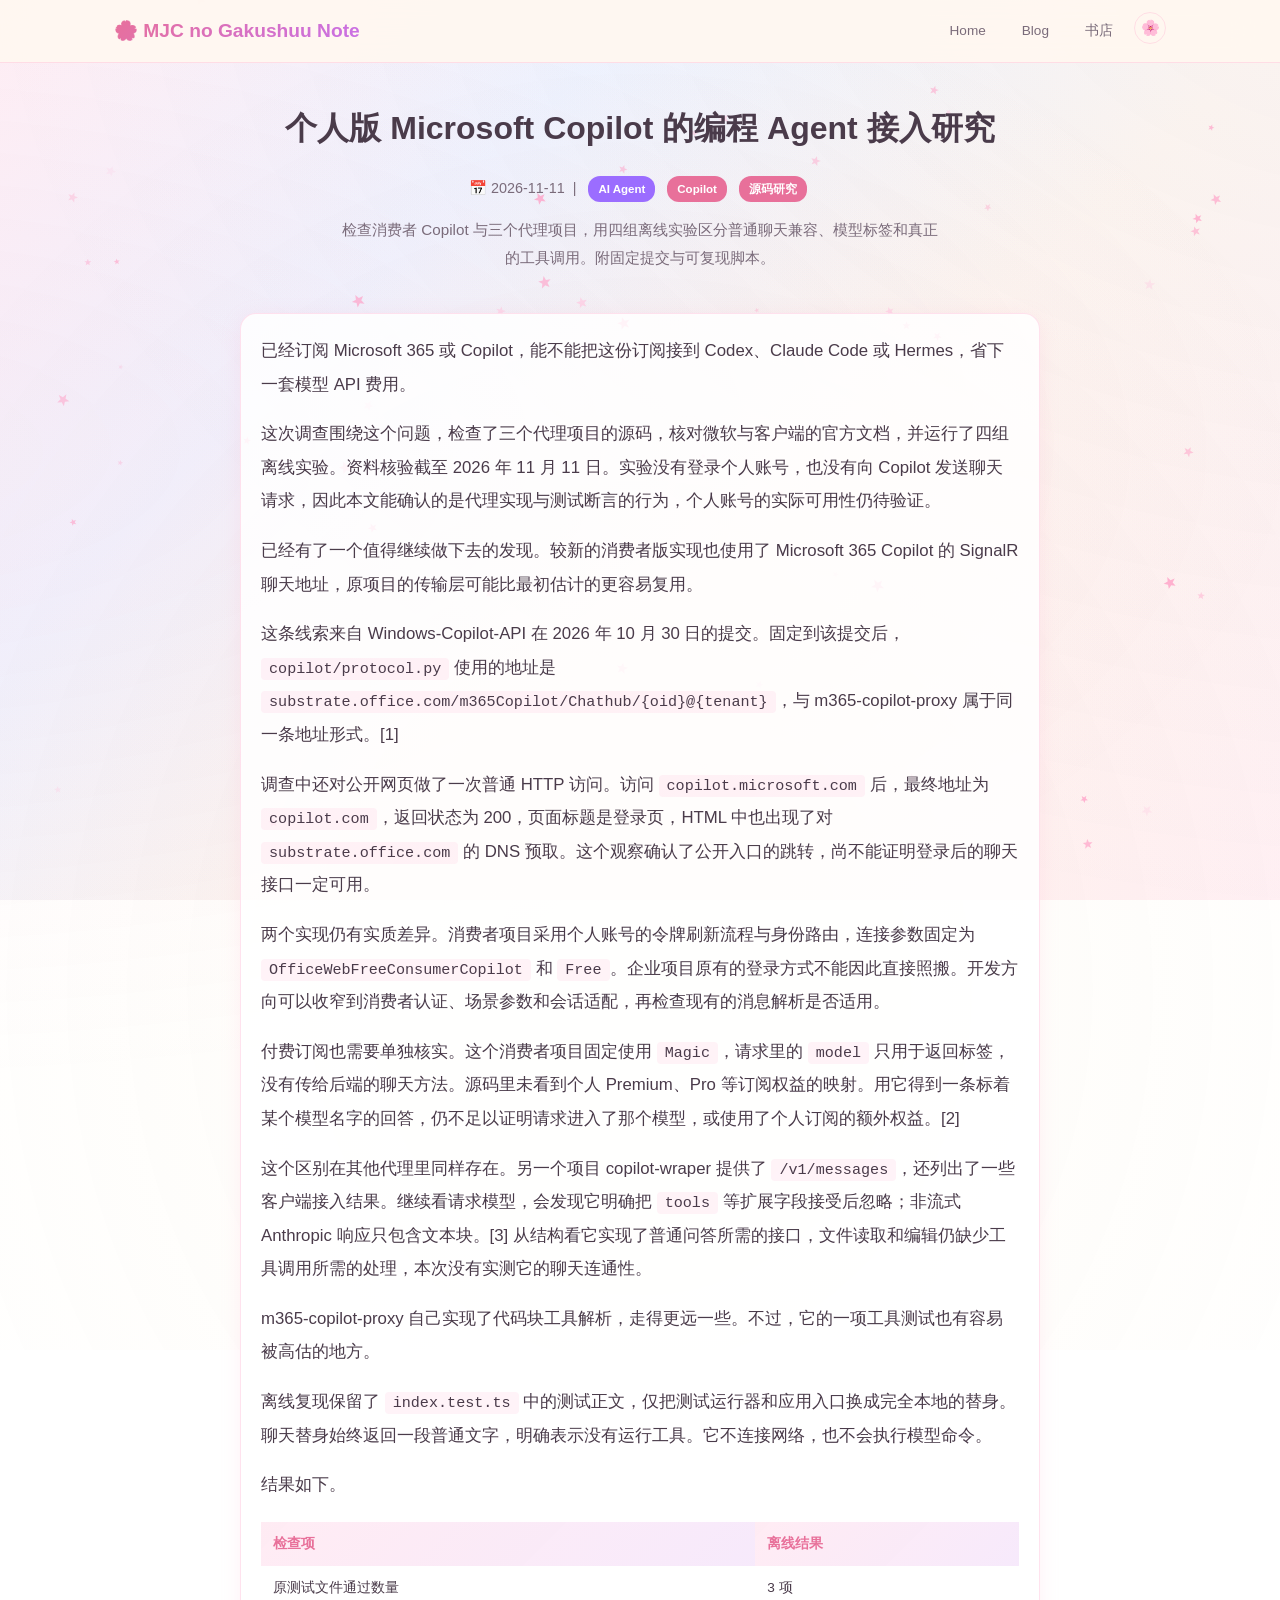
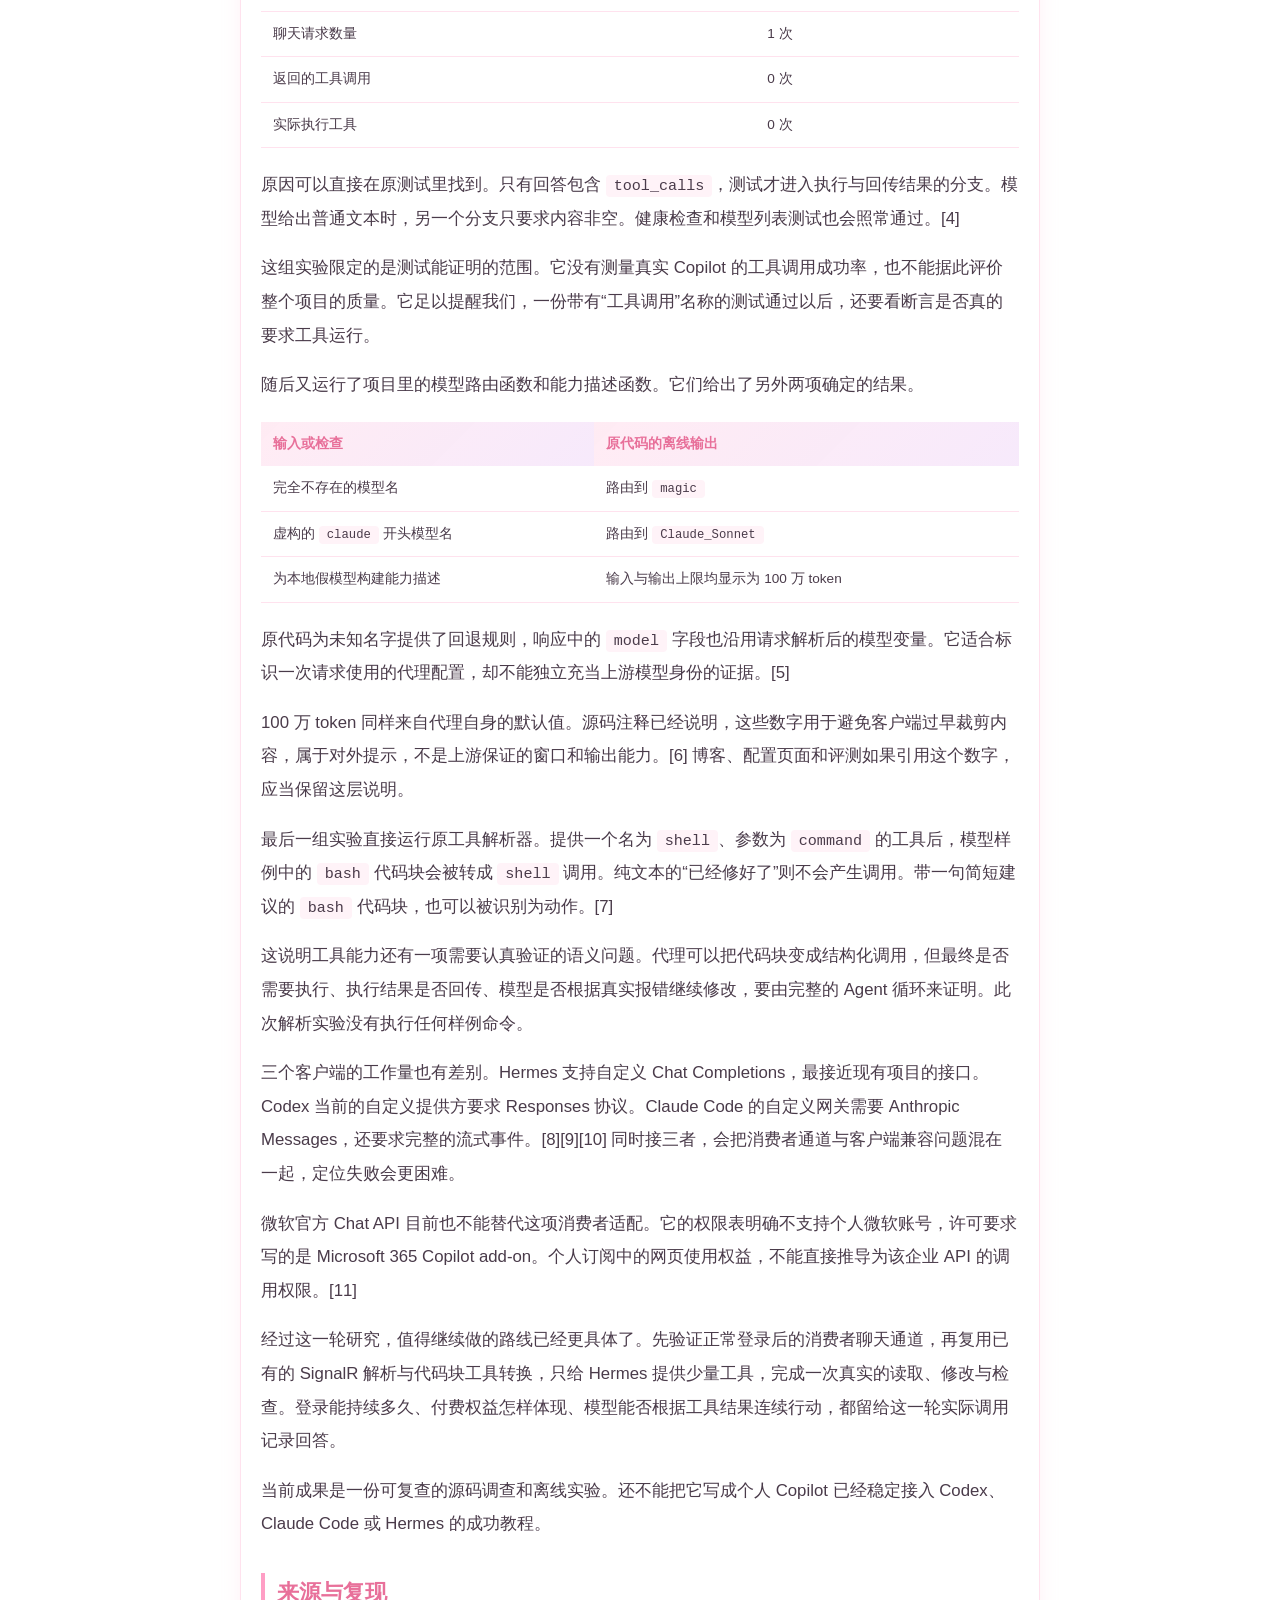
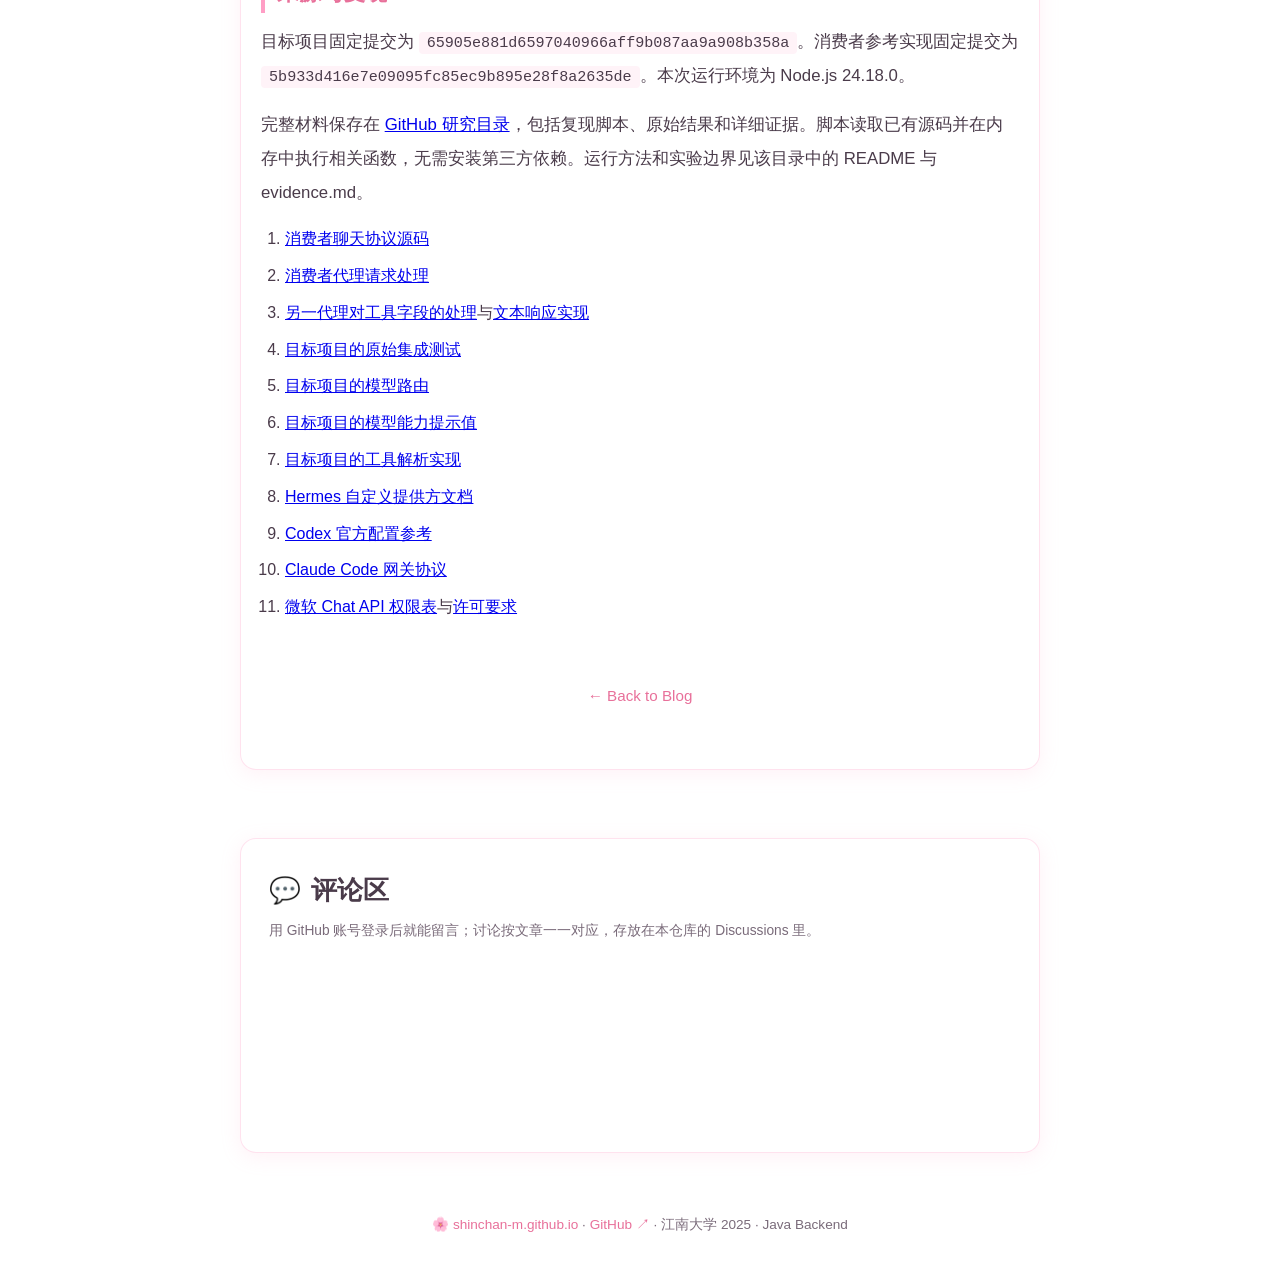
<file: posts/copilot-personal-agent-research.html>
<!DOCTYPE html>
<html lang="zh-CN">
<head>
<meta charset="UTF-8">
<meta name="viewport" content="width=device-width, initial-scale=1.0">
<title>个人版 Microsoft Copilot 的编程 Agent 接入研究 | MJC no Gakushuu Note</title>
<meta name="description" content="检查消费者 Copilot 与三个代理项目，用四组离线实验区分普通聊天兼容、模型标签和真正的工具调用。附固定提交与可复现脚本。">
<!-- 首屏前定好主题，暗色模式下不会闪一下白 -->
<script>(function(){try{var s=localStorage.getItem('mjc-theme');var d=s==='dark'||(s!=='light'&&window.matchMedia('(prefers-color-scheme: dark)').matches);document.documentElement.setAttribute('data-theme',d?'dark':'light')}catch(e){document.documentElement.setAttribute('data-theme','light')}})()</script>
<link rel="icon" href="data:image/svg+xml,%3Csvg xmlns='http://www.w3.org/2000/svg' viewBox='0 0 100 100'%3E%3Ctext y='.9em' font-size='90'%3E%F0%9F%8C%B8%3C/text%3E%3C/svg%3E">
<meta name="theme-color" content="#FFF0F5">
<meta property="og:type" content="article">
<meta property="og:site_name" content="MJC no Gakushuu Note">
<meta property="og:title" content="个人版 Microsoft Copilot 的编程 Agent 接入研究">
<meta property="og:description" content="检查消费者 Copilot 与三个代理项目，用四组离线实验区分普通聊天兼容、模型标签和真正的工具调用。附固定提交与可复现脚本。">
<meta property="og:url" content="https://shinchan-m.github.io/posts/copilot-personal-agent-research.html">
<meta property="og:locale" content="zh_CN">
<meta property="article:published_time" content="2026-11-11">
<meta name="twitter:card" content="summary">
<meta name="twitter:title" content="个人版 Microsoft Copilot 的编程 Agent 接入研究">
<meta name="twitter:description" content="检查消费者 Copilot 与三个代理项目，用四组离线实验区分普通聊天兼容、模型标签和真正的工具调用。附固定提交与可复现脚本。">
<link rel="stylesheet" href="../style.css?v=20261101d">
<style>
  .post-header { text-align:center; padding:80px 20px 30px; }
  .post-header h1 { font-size:2em; color:var(--text); margin-bottom:16px; }
  .post-meta { color:var(--text-light); font-size:0.9em; margin-bottom:12px; }
  .post-content { max-width:800px; margin:0 auto; padding:20px; }
  .post-content h2 { font-size:1.4em; color:var(--sakura-dark); margin:32px 0 12px; padding-left:12px; border-left:4px solid var(--sakura); }
  .post-content h3 { font-size:1.1em; margin:24px 0 8px; color:var(--text); }
  .post-content p { margin-bottom:16px; font-size:1.05em; line-height:2; }
  .post-content ul, .post-content ol { margin:12px 0 20px 24px; }
  .post-content li { margin-bottom:8px; line-height:1.8; }
  .post-content code { background:rgba(255,158,197,0.12); padding:2px 8px; border-radius:4px; font-size:0.9em; font-family:"Cascadia Code","Fira Code",monospace; }
  .post-content pre { background:#2d2438; color:#f5eef8; padding:16px 18px; border-radius:8px; overflow-x:auto; margin:16px 0; line-height:1.7; }
  .post-content pre code { background:none; padding:0; color:inherit; font-size:0.9em; }
  .post-content table { width:100%; border-collapse:collapse; margin:20px 0; }
  .post-content th { background:linear-gradient(135deg,rgba(255,158,197,0.2),rgba(200,112,232,0.15)); padding:10px 12px; text-align:left; }
  .post-content td { padding:10px 12px; border-bottom:1px solid var(--card-border); }
  .post-content strong { color:var(--sakura-dark); }
  .post-content blockquote { border-left:4px solid var(--sky); margin:16px 0; padding:8px 16px; color:var(--text-light); background:rgba(168,216,234,0.1); border-radius:0 8px 8px 0; }
  .back-link { display:inline-block; margin:40px 0; color:var(--sakura-dark); text-decoration:none; font-size:0.95em; }
  .back-link:hover { text-decoration:underline; }
  @media(max-width:768px){ .post-content { padding:16px; } .post-header h1 { font-size:1.4em; } }
</style>
</head>
<body>
<canvas id="sakura-canvas"></canvas>
<nav>
  <div class="nav-inner">
    <span class="nav-logo">🌸 MJC no Gakushuu Note</span>
    <div class="nav-links">
      <a href="../index.html">Home</a>
      <a href="../index.html#blog">Blog</a>
      <a href="../book/index.html">书店</a>
    </div>
  </div>
</nav>
<main>
  <article>
    <div class="post-header">
      <h1>个人版 Microsoft Copilot 的编程 Agent 接入研究</h1>
      <div class="post-meta">📅 2026-11-11 &nbsp;|&nbsp; <span class="tag t-ai">AI Agent</span> <span class="tag t-java">Copilot</span> <span class="tag t-java">源码研究</span></div>
      <p style="color:var(--text-light);max-width:600px;margin:12px auto;font-size:0.95em">检查消费者 Copilot 与三个代理项目，用四组离线实验区分普通聊天兼容、模型标签和真正的工具调用。附固定提交与可复现脚本。</p>
    </div>
    <div class="post-content card">
      <p>已经订阅 Microsoft 365 或 Copilot，能不能把这份订阅接到 Codex、Claude Code 或 Hermes，省下一套模型 API 费用。</p>
      <p>这次调查围绕这个问题，检查了三个代理项目的源码，核对微软与客户端的官方文档，并运行了四组离线实验。资料核验截至 2026 年 11 月 11 日。实验没有登录个人账号，也没有向 Copilot 发送聊天请求，因此本文能确认的是代理实现与测试断言的行为，个人账号的实际可用性仍待验证。</p>
      <p>已经有了一个值得继续做下去的发现。较新的消费者版实现也使用了 Microsoft 365 Copilot 的 SignalR 聊天地址，原项目的传输层可能比最初估计的更容易复用。</p>
      <p>这条线索来自 Windows-Copilot-API 在 2026 年 10 月 30 日的提交。固定到该提交后，<code>copilot/protocol.py</code> 使用的地址是 <code>substrate.office.com/m365Copilot/Chathub/{oid}@{tenant}</code>，与 m365-copilot-proxy 属于同一条地址形式。[1]</p>
      <p>调查中还对公开网页做了一次普通 HTTP 访问。访问 <code>copilot.microsoft.com</code> 后，最终地址为 <code>copilot.com</code>，返回状态为 200，页面标题是登录页，HTML 中也出现了对 <code>substrate.office.com</code> 的 DNS 预取。这个观察确认了公开入口的跳转，尚不能证明登录后的聊天接口一定可用。</p>
      <p>两个实现仍有实质差异。消费者项目采用个人账号的令牌刷新流程与身份路由，连接参数固定为 <code>OfficeWebFreeConsumerCopilot</code> 和 <code>Free</code>。企业项目原有的登录方式不能因此直接照搬。开发方向可以收窄到消费者认证、场景参数和会话适配，再检查现有的消息解析是否适用。</p>
      <p>付费订阅也需要单独核实。这个消费者项目固定使用 <code>Magic</code>，请求里的 <code>model</code> 只用于返回标签，没有传给后端的聊天方法。源码里未看到个人 Premium、Pro 等订阅权益的映射。用它得到一条标着某个模型名字的回答，仍不足以证明请求进入了那个模型，或使用了个人订阅的额外权益。[2]</p>
      <p>这个区别在其他代理里同样存在。另一个项目 copilot-wraper 提供了 <code>/v1/messages</code>，还列出了一些客户端接入结果。继续看请求模型，会发现它明确把 <code>tools</code> 等扩展字段接受后忽略；非流式 Anthropic 响应只包含文本块。[3] 从结构看它实现了普通问答所需的接口，文件读取和编辑仍缺少工具调用所需的处理，本次没有实测它的聊天连通性。</p>
      <p>m365-copilot-proxy 自己实现了代码块工具解析，走得更远一些。不过，它的一项工具测试也有容易被高估的地方。</p>
      <p>离线复现保留了 <code>index.test.ts</code> 中的测试正文，仅把测试运行器和应用入口换成完全本地的替身。聊天替身始终返回一段普通文字，明确表示没有运行工具。它不连接网络，也不会执行模型命令。</p>
      <p>结果如下。</p>
      <table>
      <thead>
      <tr>
      <th>检查项</th>
      <th>离线结果</th>
      </tr>
      </thead>
      <tbody>
      <tr>
      <td>原测试文件通过数量</td>
      <td>3 项</td>
      </tr>
      <tr>
      <td>聊天请求数量</td>
      <td>1 次</td>
      </tr>
      <tr>
      <td>返回的工具调用</td>
      <td>0 次</td>
      </tr>
      <tr>
      <td>实际执行工具</td>
      <td>0 次</td>
      </tr>
      </tbody>
      </table>
      <p>原因可以直接在原测试里找到。只有回答包含 <code>tool_calls</code>，测试才进入执行与回传结果的分支。模型给出普通文本时，另一个分支只要求内容非空。健康检查和模型列表测试也会照常通过。[4]</p>
      <p>这组实验限定的是测试能证明的范围。它没有测量真实 Copilot 的工具调用成功率，也不能据此评价整个项目的质量。它足以提醒我们，一份带有“工具调用”名称的测试通过以后，还要看断言是否真的要求工具运行。</p>
      <p>随后又运行了项目里的模型路由函数和能力描述函数。它们给出了另外两项确定的结果。</p>
      <table>
      <thead>
      <tr>
      <th>输入或检查</th>
      <th>原代码的离线输出</th>
      </tr>
      </thead>
      <tbody>
      <tr>
      <td>完全不存在的模型名</td>
      <td>路由到 <code>magic</code></td>
      </tr>
      <tr>
      <td>虚构的 <code>claude</code> 开头模型名</td>
      <td>路由到 <code>Claude_Sonnet</code></td>
      </tr>
      <tr>
      <td>为本地假模型构建能力描述</td>
      <td>输入与输出上限均显示为 100 万 token</td>
      </tr>
      </tbody>
      </table>
      <p>原代码为未知名字提供了回退规则，响应中的 <code>model</code> 字段也沿用请求解析后的模型变量。它适合标识一次请求使用的代理配置，却不能独立充当上游模型身份的证据。[5]</p>
      <p>100 万 token 同样来自代理自身的默认值。源码注释已经说明，这些数字用于避免客户端过早裁剪内容，属于对外提示，不是上游保证的窗口和输出能力。[6] 博客、配置页面和评测如果引用这个数字，应当保留这层说明。</p>
      <p>最后一组实验直接运行原工具解析器。提供一个名为 <code>shell</code>、参数为 <code>command</code> 的工具后，模型样例中的 <code>bash</code> 代码块会被转成 <code>shell</code> 调用。纯文本的“已经修好了”则不会产生调用。带一句简短建议的 <code>bash</code> 代码块，也可以被识别为动作。[7]</p>
      <p>这说明工具能力还有一项需要认真验证的语义问题。代理可以把代码块变成结构化调用，但最终是否需要执行、执行结果是否回传、模型是否根据真实报错继续修改，要由完整的 Agent 循环来证明。此次解析实验没有执行任何样例命令。</p>
      <p>三个客户端的工作量也有差别。Hermes 支持自定义 Chat Completions，最接近现有项目的接口。Codex 当前的自定义提供方要求 Responses 协议。Claude Code 的自定义网关需要 Anthropic Messages，还要求完整的流式事件。[8][9][10] 同时接三者，会把消费者通道与客户端兼容问题混在一起，定位失败会更困难。</p>
      <p>微软官方 Chat API 目前也不能替代这项消费者适配。它的权限表明确不支持个人微软账号，许可要求写的是 Microsoft 365 Copilot add-on。个人订阅中的网页使用权益，不能直接推导为该企业 API 的调用权限。[11]</p>
      <p>经过这一轮研究，值得继续做的路线已经更具体了。先验证正常登录后的消费者聊天通道，再复用已有的 SignalR 解析与代码块工具转换，只给 Hermes 提供少量工具，完成一次真实的读取、修改与检查。登录能持续多久、付费权益怎样体现、模型能否根据工具结果连续行动，都留给这一轮实际调用记录回答。</p>
      <p>当前成果是一份可复查的源码调查和离线实验。还不能把它写成个人 Copilot 已经稳定接入 Codex、Claude Code 或 Hermes 的成功教程。</p>
      <h2 id="_1">来源与复现</h2>
      <p>目标项目固定提交为 <code>65905e881d6597040966aff9b087aa9a908b358a</code>。消费者参考实现固定提交为 <code>5b933d416e7e09095fc85ec9b895e28f8a2635de</code>。本次运行环境为 Node.js 24.18.0。</p>
      <p>完整材料保存在 <a href="https://github.com/shinchan-m/shinchan-m.github.io/tree/main/research/copilot-personal-agent">GitHub 研究目录</a>，包括复现脚本、原始结果和详细证据。脚本读取已有源码并在内存中执行相关函数，无需安装第三方依赖。运行方法和实验边界见该目录中的 README 与 evidence.md。</p>
      <ol>
      <li><a href="https://github.com/sums001/Windows-Copilot-API/blob/5b933d416e7e09095fc85ec9b895e28f8a2635de/copilot/protocol.py">消费者聊天协议源码</a></li>
      <li><a href="https://github.com/sums001/Windows-Copilot-API/blob/5b933d416e7e09095fc85ec9b895e28f8a2635de/server/api.py">消费者代理请求处理</a></li>
      <li><a href="https://github.com/zumanm1/copilot-wraper/blob/6d807c5939af2364a7224b4b785d581caf699cf4/models.py">另一代理对工具字段的处理</a>与<a href="https://github.com/zumanm1/copilot-wraper/blob/6d807c5939af2364a7224b4b785d581caf699cf4/server.py">文本响应实现</a></li>
      <li><a href="https://github.com/cramt/m365-copilot-proxy/blob/65905e881d6597040966aff9b087aa9a908b358a/packages/proxy-lib/src/index.test.ts">目标项目的原始集成测试</a></li>
      <li><a href="https://github.com/cramt/m365-copilot-proxy/blob/65905e881d6597040966aff9b087aa9a908b358a/packages/core/src/copilot.ts">目标项目的模型路由</a></li>
      <li><a href="https://github.com/cramt/m365-copilot-proxy/blob/65905e881d6597040966aff9b087aa9a908b358a/packages/proxy-lib/src/index.ts">目标项目的模型能力提示值</a></li>
      <li><a href="https://github.com/cramt/m365-copilot-proxy/blob/65905e881d6597040966aff9b087aa9a908b358a/packages/core/src/tools.ts">目标项目的工具解析实现</a></li>
      <li><a href="https://hermes-agent.nousresearch.com/docs/integrations/providers">Hermes 自定义提供方文档</a></li>
      <li><a href="https://developers.openai.com/codex/config-reference/">Codex 官方配置参考</a></li>
      <li><a href="https://code.claude.com/docs/en/llm-gateway-protocol.md">Claude Code 网关协议</a></li>
      <li><a href="https://learn.microsoft.com/en-us/microsoft-365/copilot/extensibility/api/ai-services/chat/copilotroot-post-conversations">微软 Chat API 权限表</a>与<a href="https://learn.microsoft.com/en-us/microsoft-365/copilot/extensibility/api/ai-services/chat/overview">许可要求</a></li>
      </ol>
      <div style="text-align:center">
        <a href="../index.html#blog" class="back-link">← Back to Blog</a>
      </div>
    </div>
  </article>
</main>
<footer>
  <p>🌸 <a href="https://shinchan-m.github.io">shinchan-m.github.io</a> · <a href="https://github.com/shinchan-m" target="_blank" rel="noopener">GitHub ↗</a> · 江南大学 2025 · Java Backend</p>
</footer>
<script src="../app.js?v=20261101d"></script>
</body>
</html>
</file>
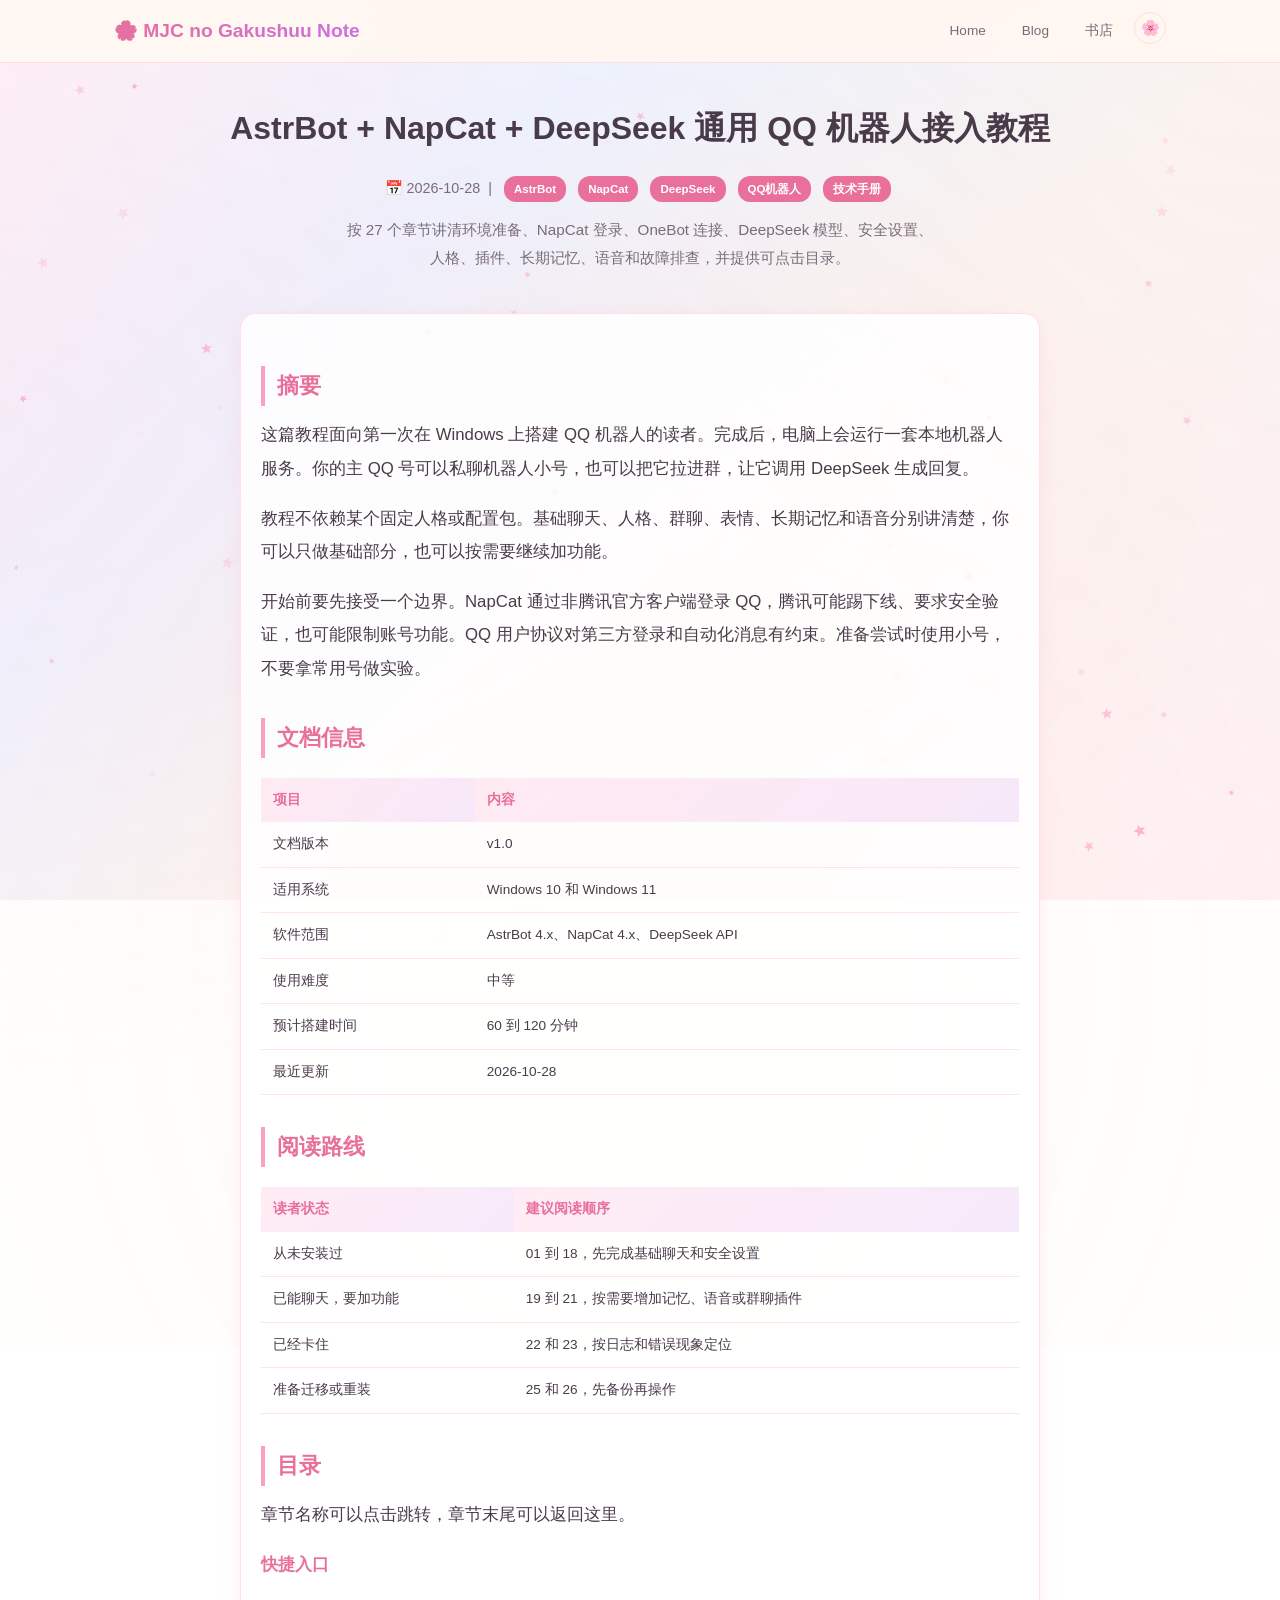
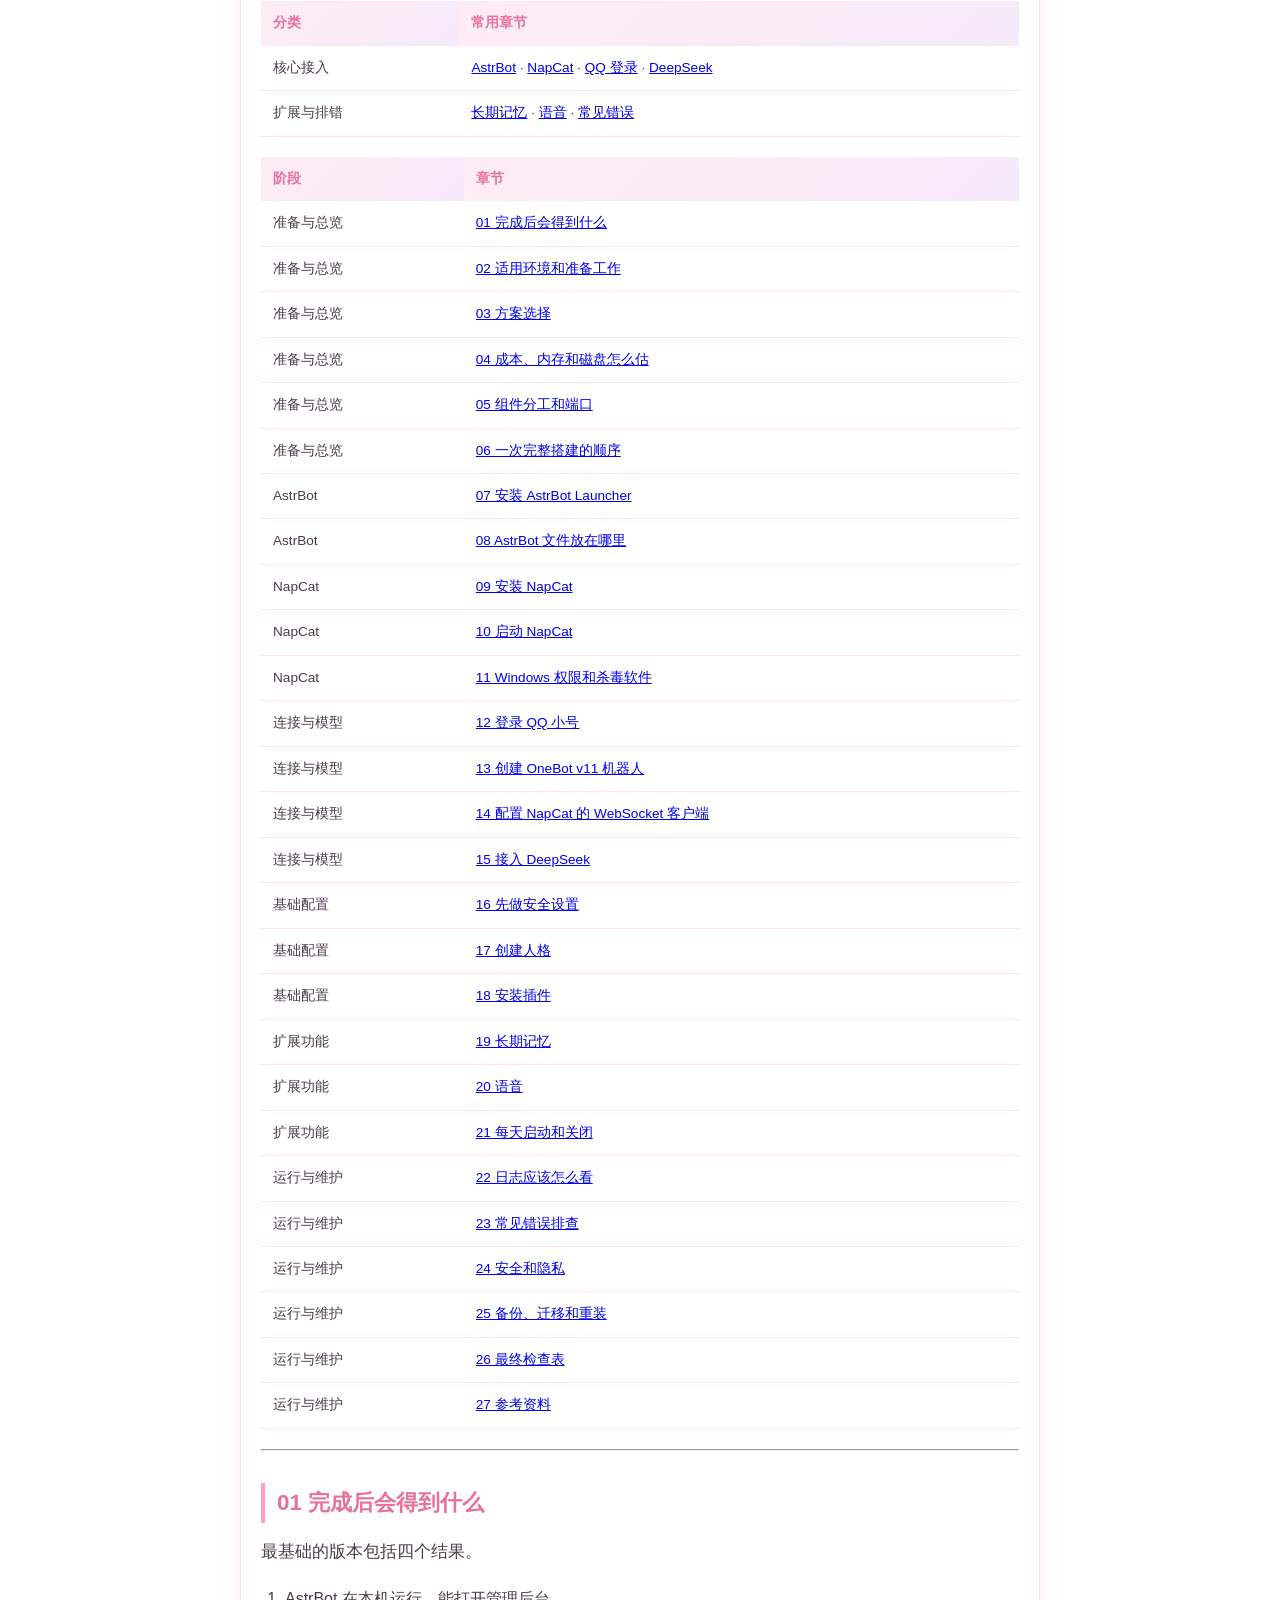
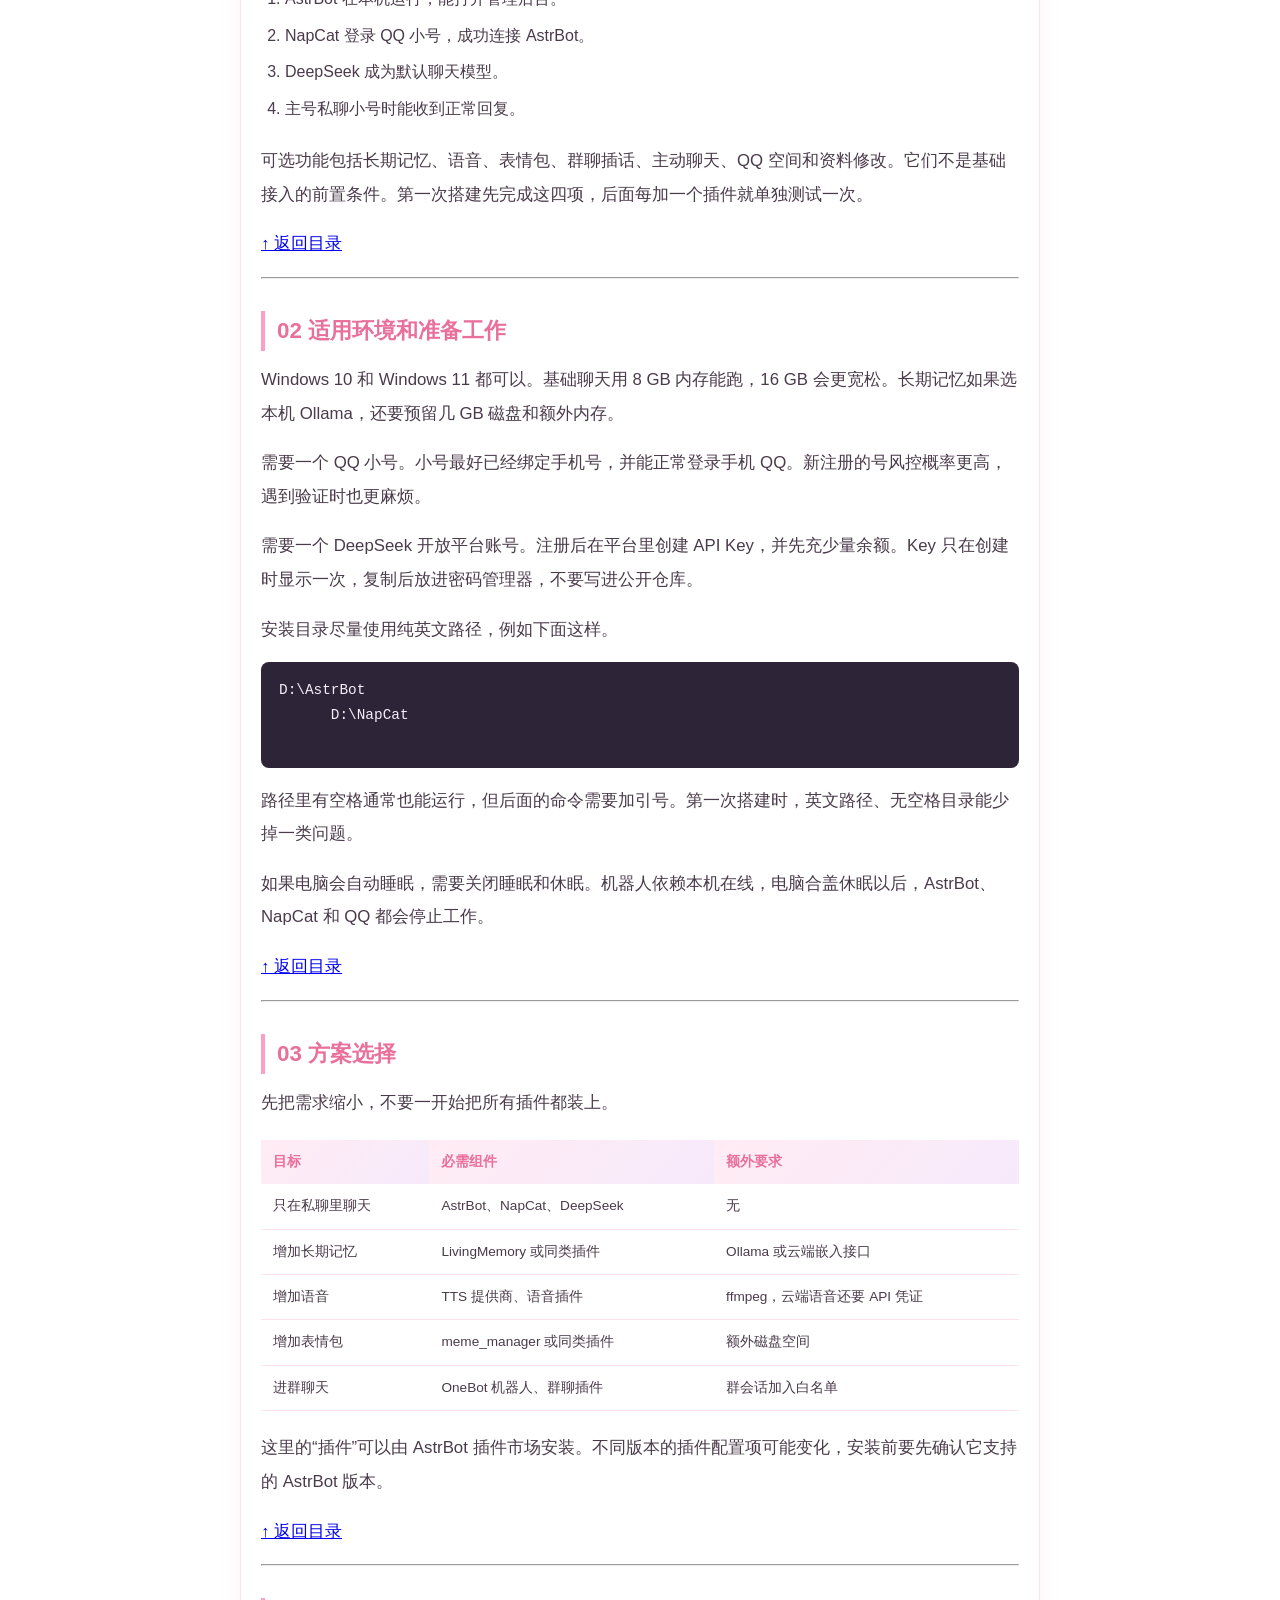
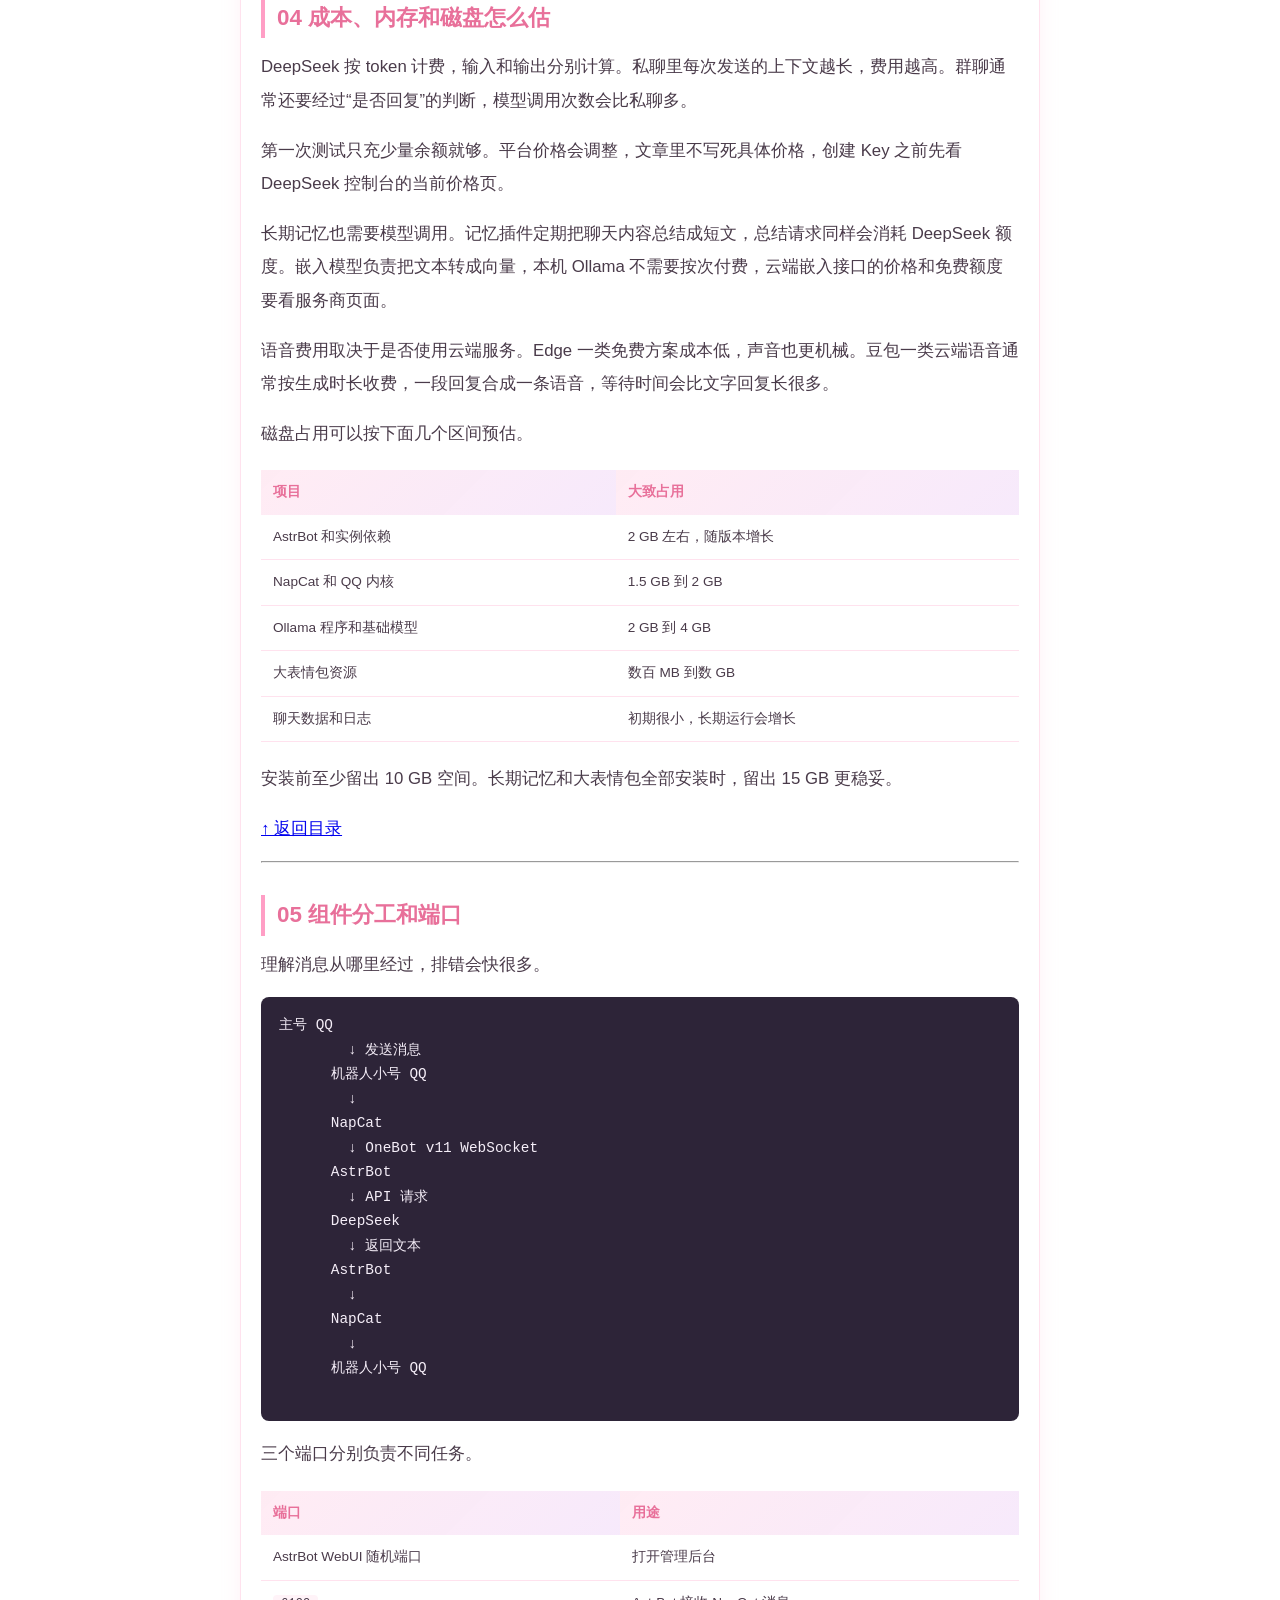
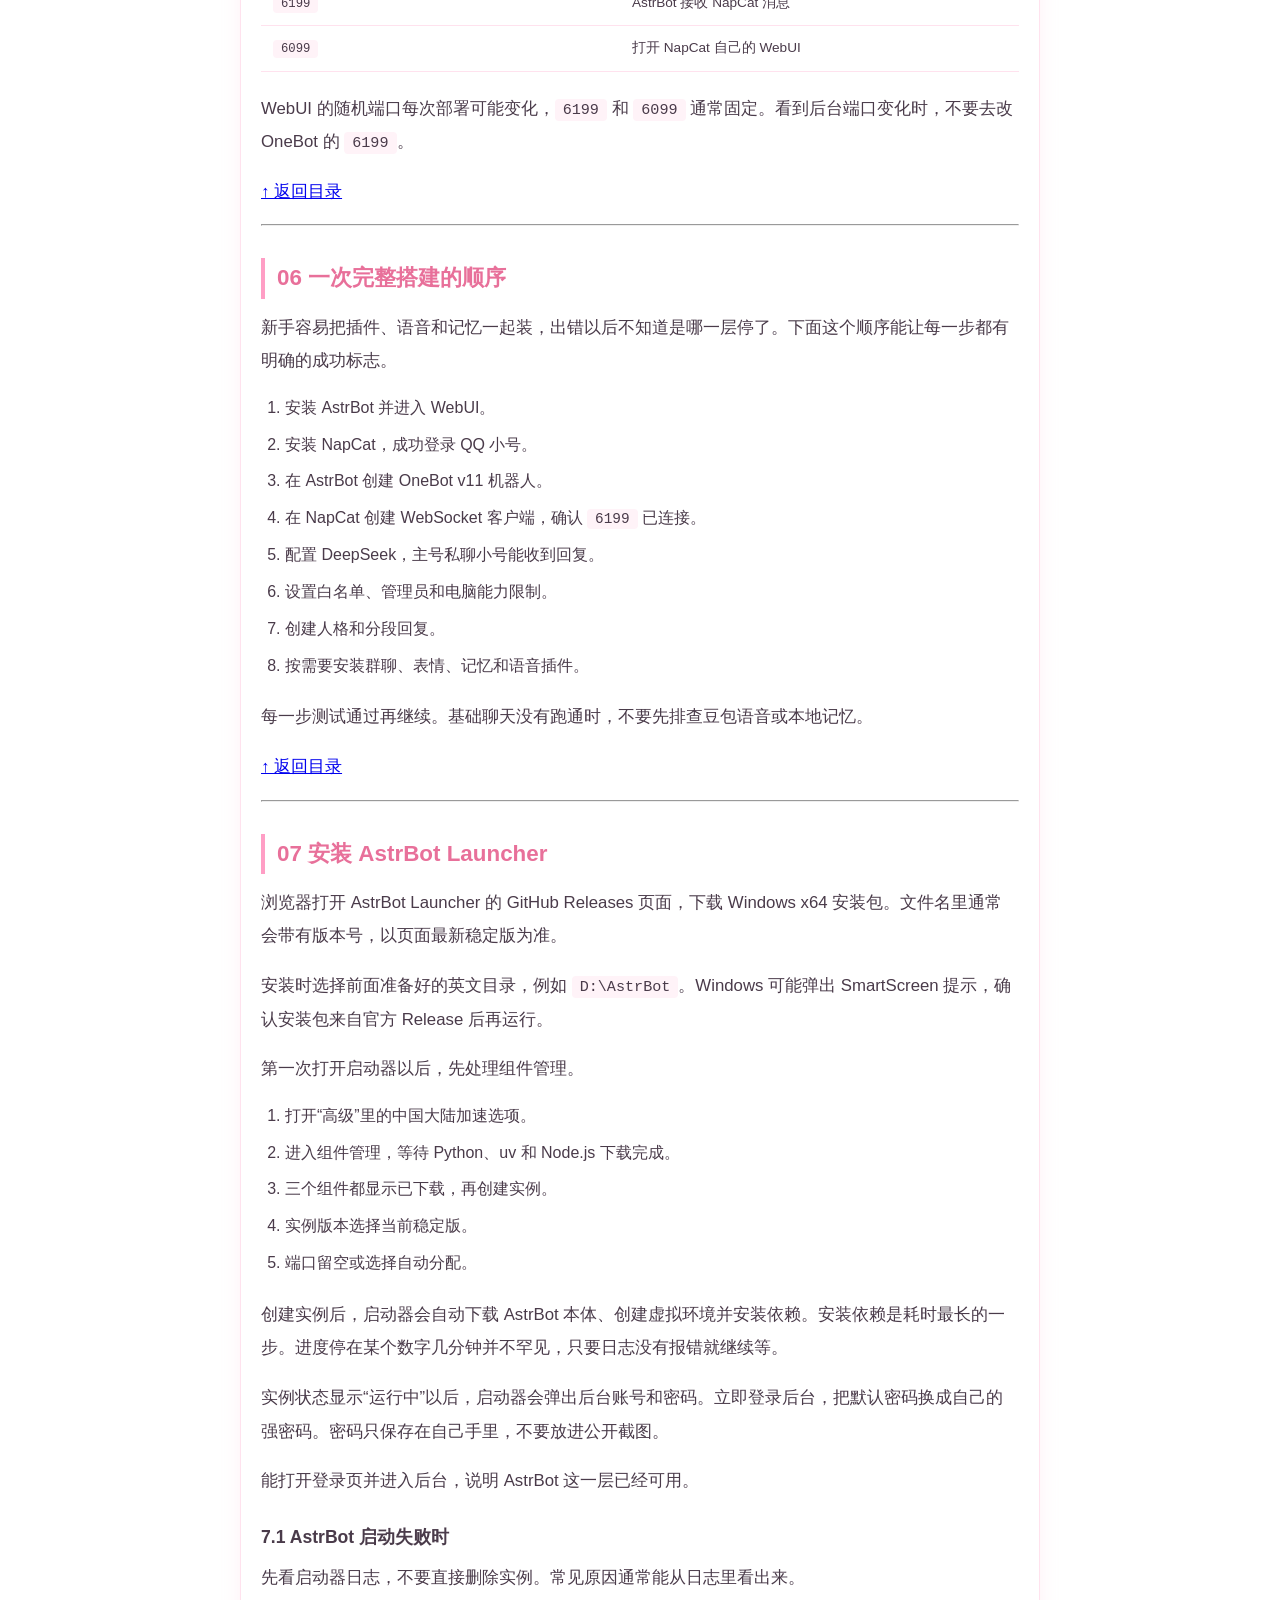
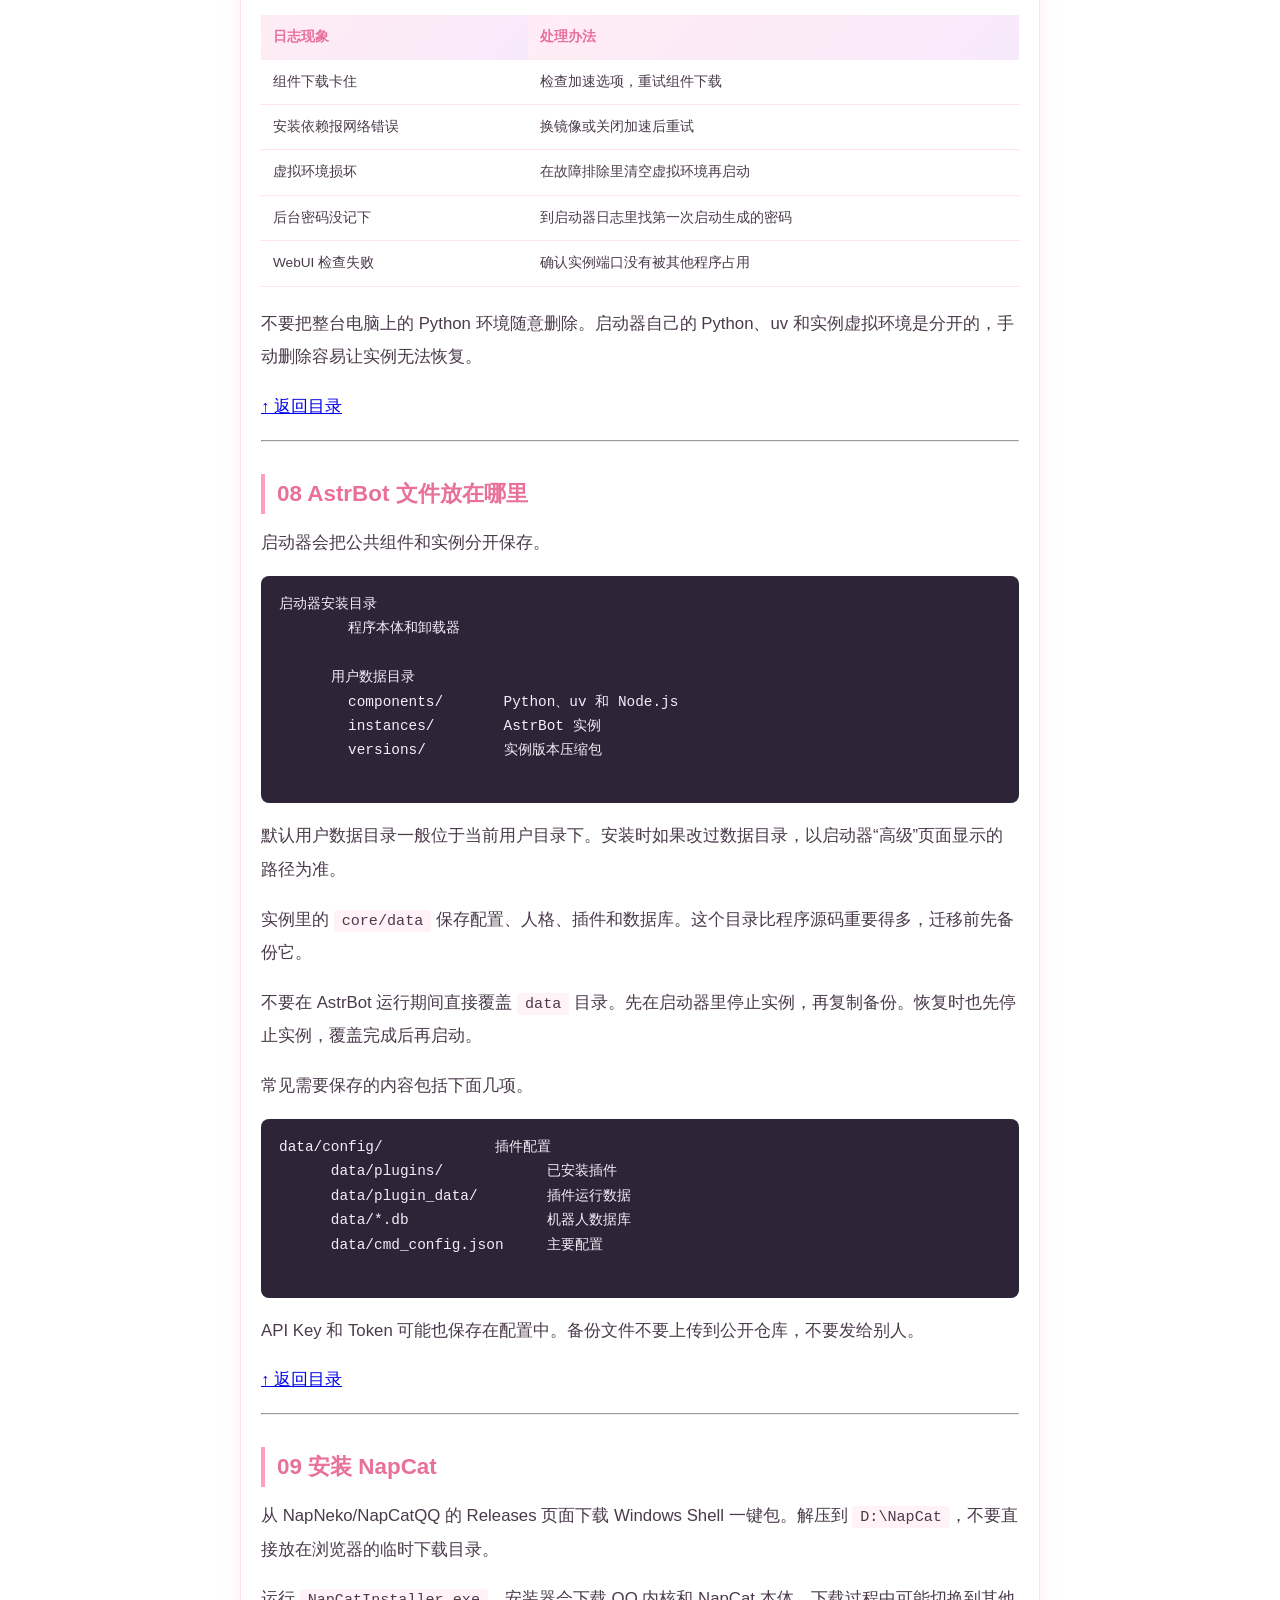
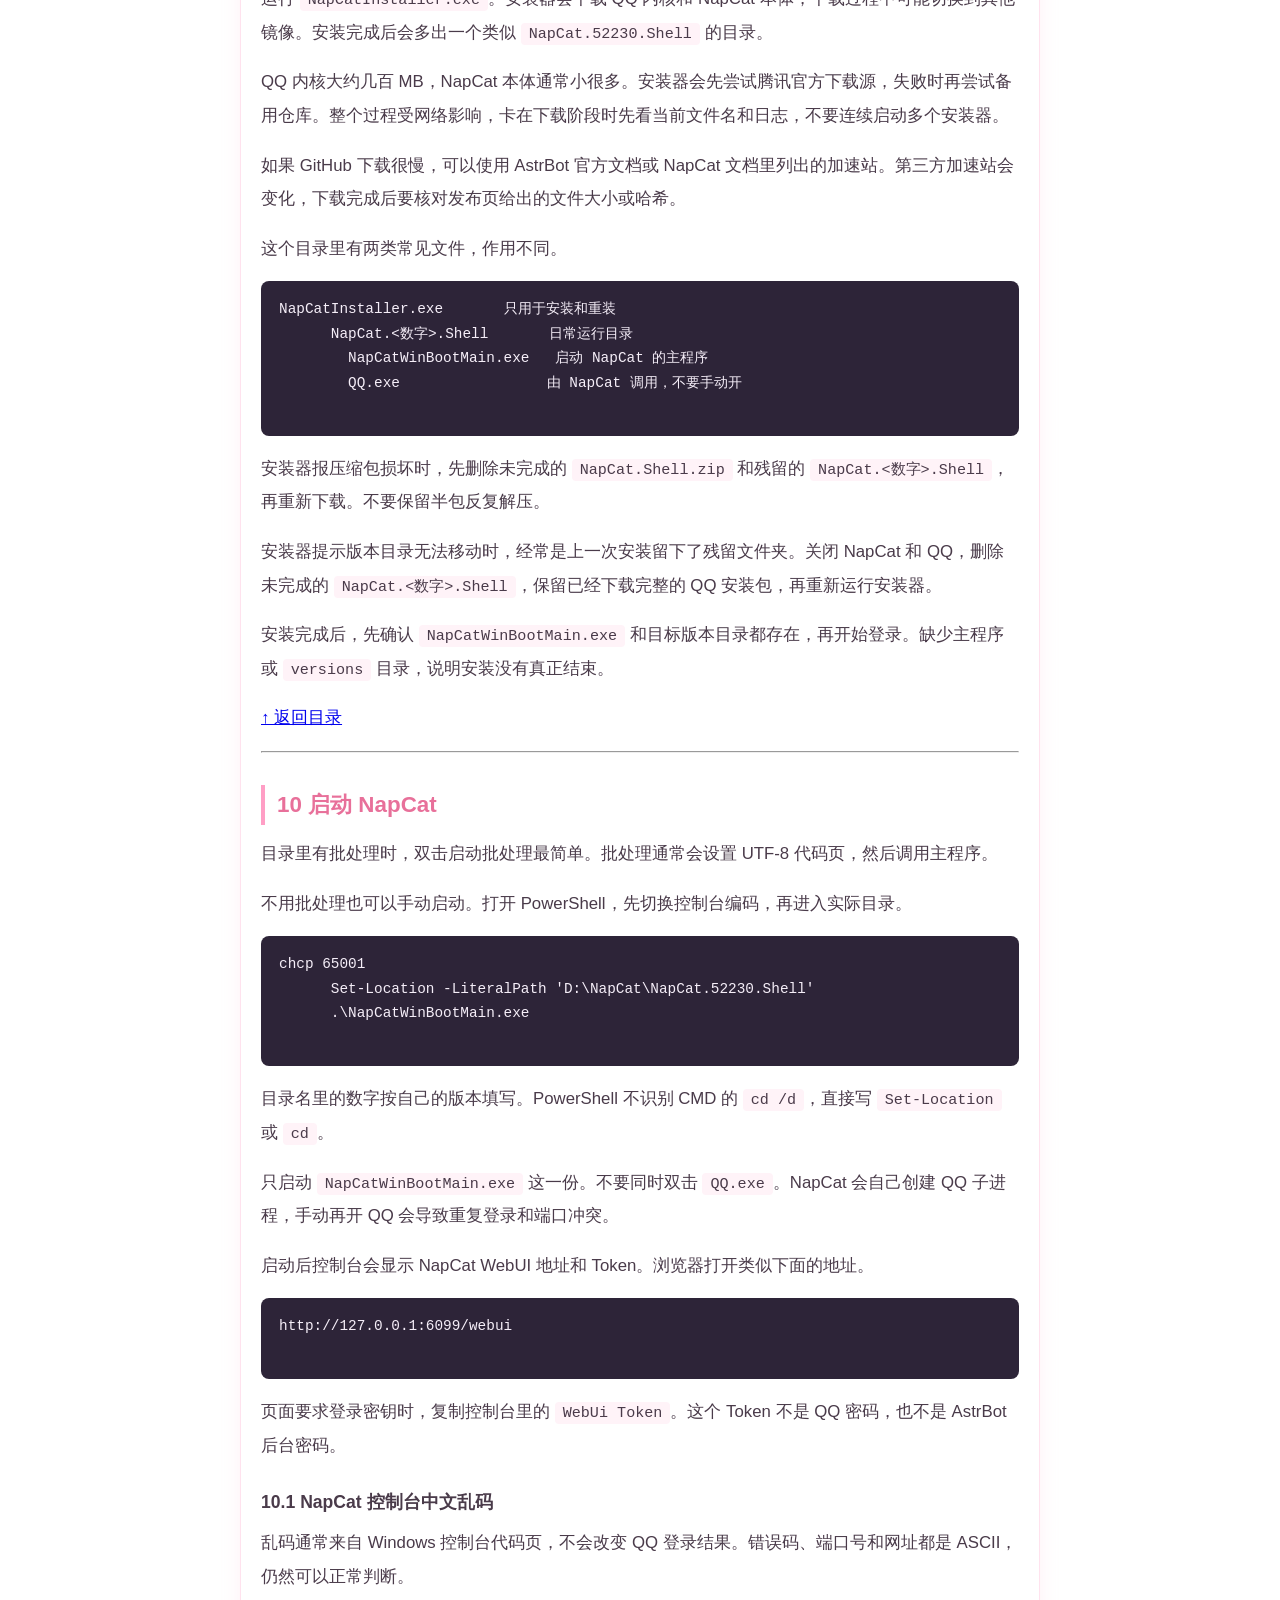
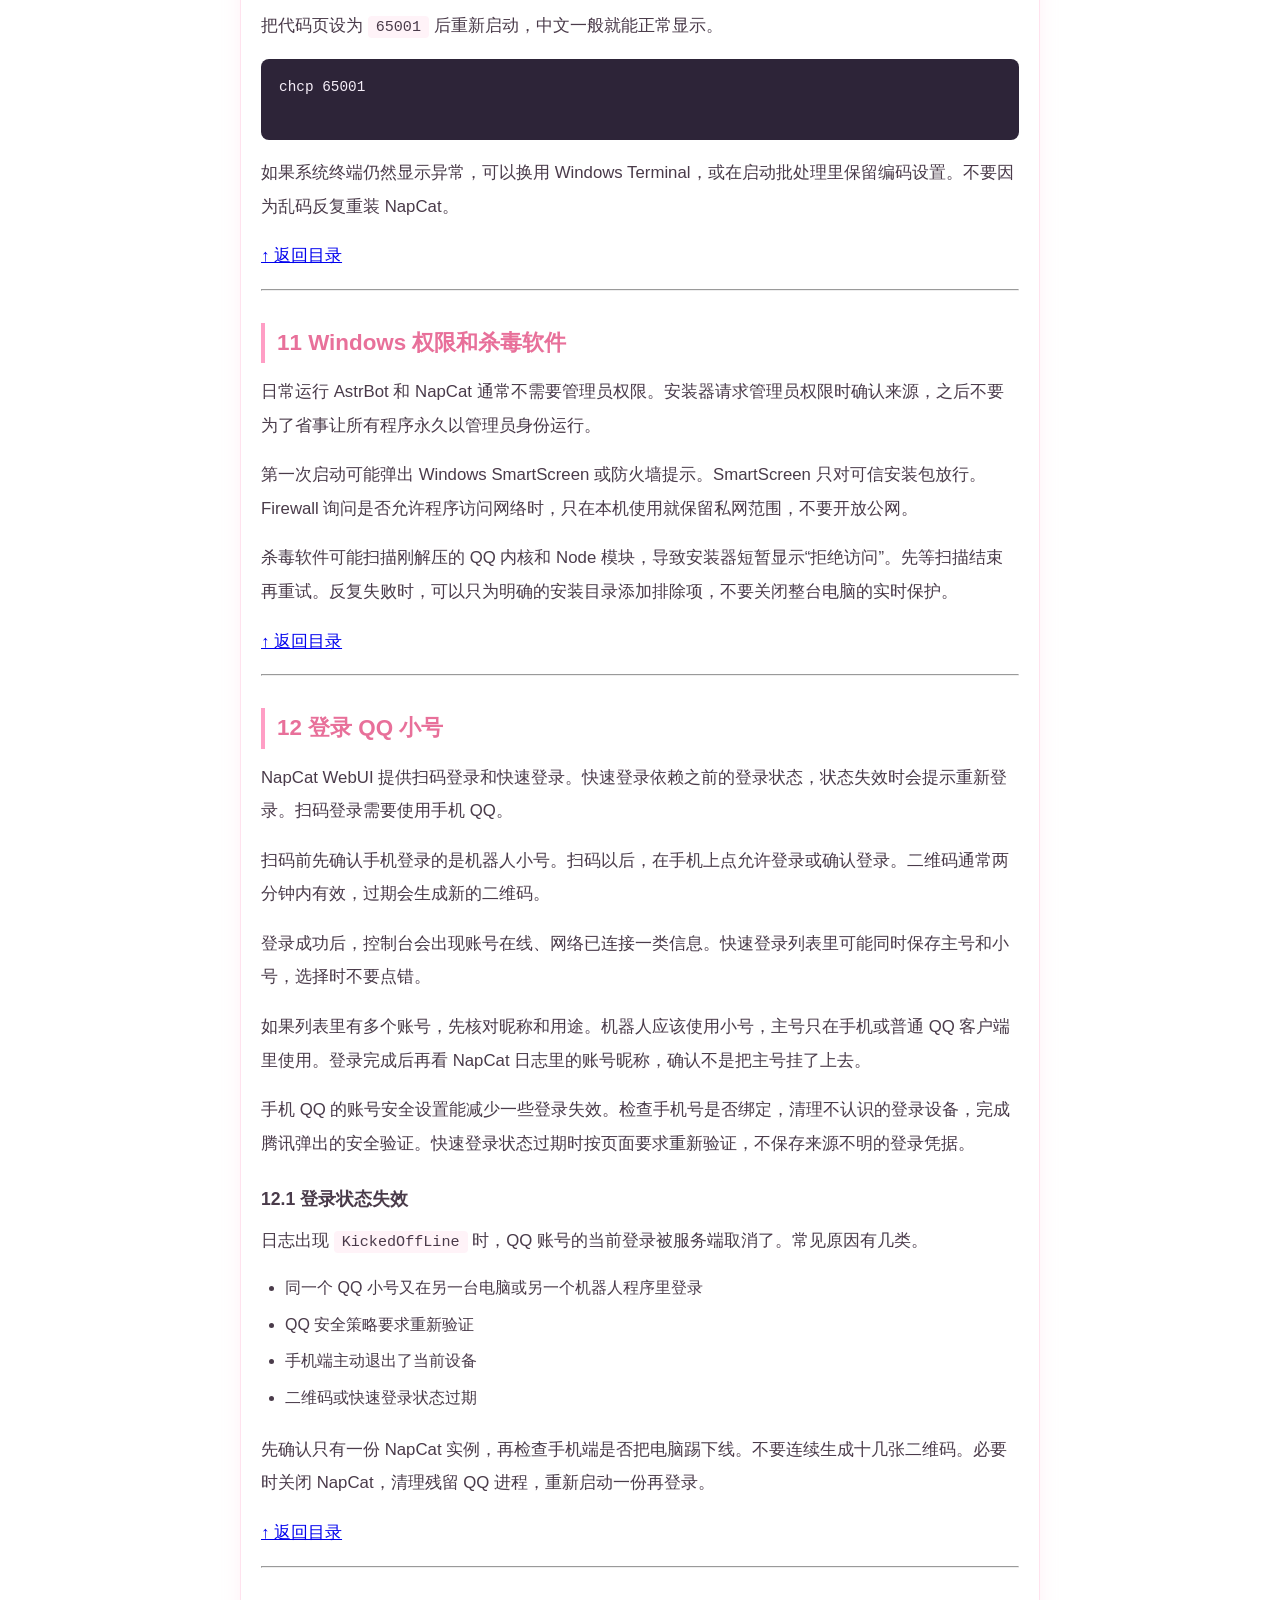
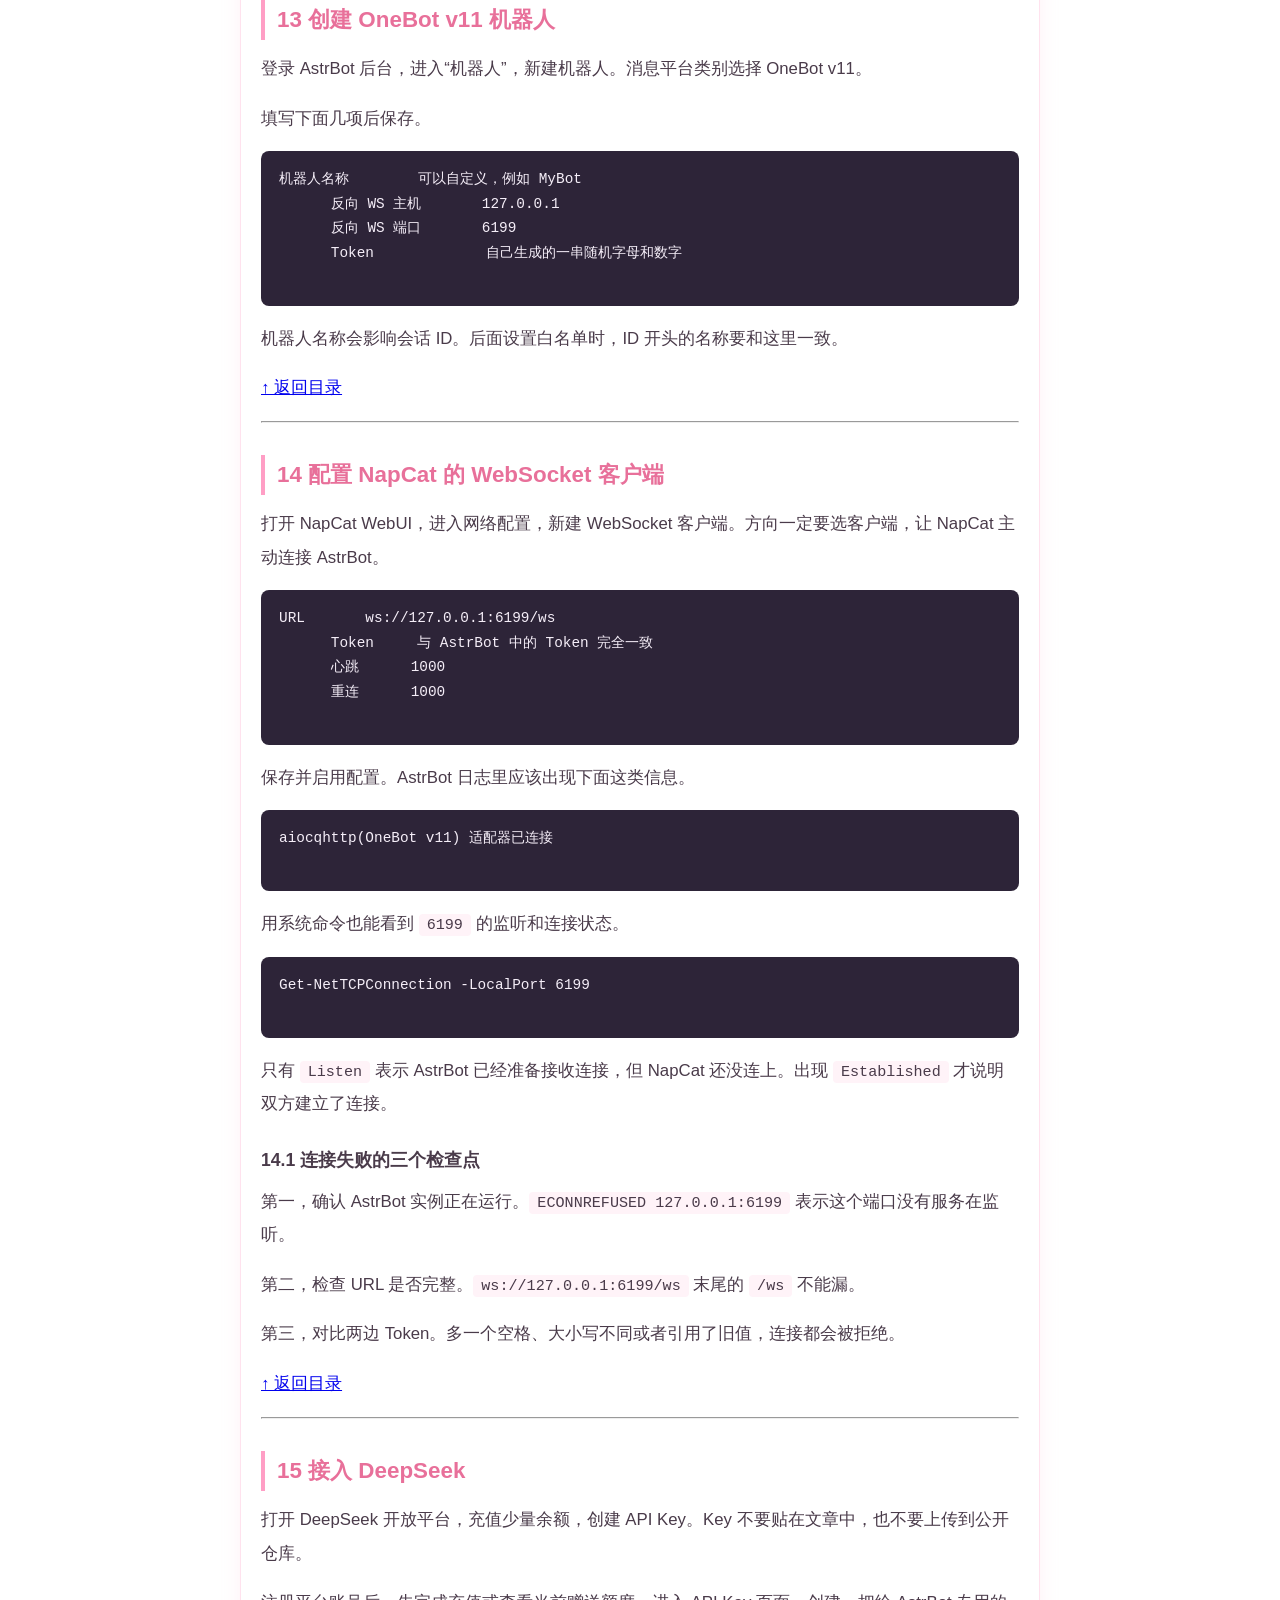
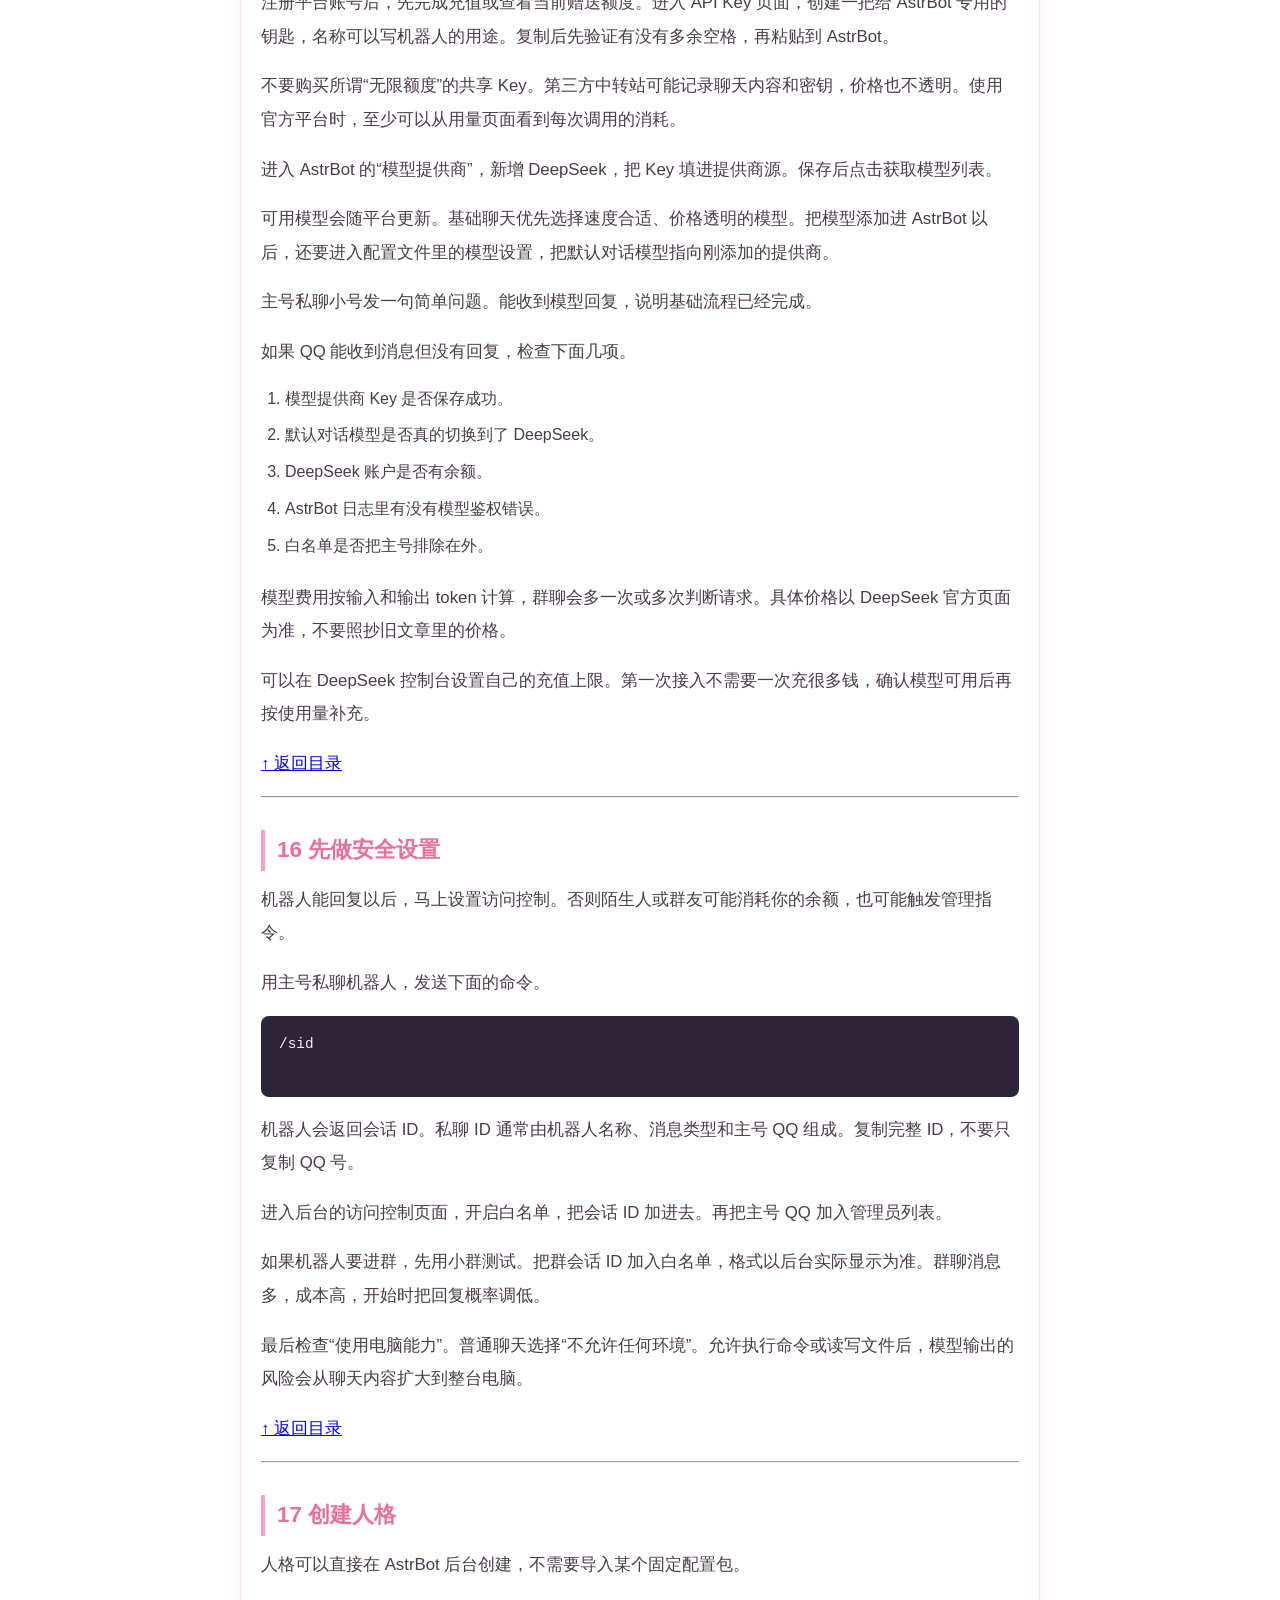
<file: posts/deepseek-qq-astrbot-napcat-guide.html>
<!DOCTYPE html>
<html lang="zh-CN">
<head>
<meta charset="UTF-8">
<meta name="viewport" content="width=device-width, initial-scale=1.0">
<title>AstrBot + NapCat + DeepSeek 通用 QQ 机器人接入教程 | MJC no Gakushuu Note</title>
<meta name="description" content="按 27 个章节讲清环境准备、NapCat 登录、OneBot 连接、DeepSeek 模型、安全设置、人格、插件、长期记忆、语音和故障排查，并提供可点击目录。">
<!-- 首屏前定好主题，暗色模式下不会闪一下白 -->
<script>(function(){try{var s=localStorage.getItem('mjc-theme');var d=s==='dark'||(s!=='light'&&window.matchMedia('(prefers-color-scheme: dark)').matches);document.documentElement.setAttribute('data-theme',d?'dark':'light')}catch(e){document.documentElement.setAttribute('data-theme','light')}})()</script>
<link rel="icon" href="data:image/svg+xml,%3Csvg xmlns='http://www.w3.org/2000/svg' viewBox='0 0 100 100'%3E%3Ctext y='.9em' font-size='90'%3E%F0%9F%8C%B8%3C/text%3E%3C/svg%3E">
<meta name="theme-color" content="#FFF0F5">
<meta property="og:type" content="article">
<meta property="og:site_name" content="MJC no Gakushuu Note">
<meta property="og:title" content="AstrBot + NapCat + DeepSeek 通用 QQ 机器人接入教程">
<meta property="og:description" content="按 27 个章节讲清环境准备、NapCat 登录、OneBot 连接、DeepSeek 模型、安全设置、人格、插件、长期记忆、语音和故障排查，并提供可点击目录。">
<meta property="og:url" content="https://shinchan-m.github.io/posts/deepseek-qq-astrbot-napcat-guide.html">
<meta property="og:locale" content="zh_CN">
<meta property="article:published_time" content="2026-10-28">
<meta name="twitter:card" content="summary">
<meta name="twitter:title" content="AstrBot + NapCat + DeepSeek 通用 QQ 机器人接入教程">
<meta name="twitter:description" content="按 27 个章节讲清环境准备、NapCat 登录、OneBot 连接、DeepSeek 模型、安全设置、人格、插件、长期记忆、语音和故障排查，并提供可点击目录。">
<link rel="stylesheet" href="../style.css?v=20261101d">
<style>
  html { scroll-padding-top: 0; }
  .post-header { text-align:center; padding:80px 20px 30px; }
  .post-header h1 { font-size:2em; color:var(--text); margin-bottom:16px; }
  .post-meta { color:var(--text-light); font-size:0.9em; margin-bottom:12px; }
  .post-content { max-width:800px; margin:0 auto; padding:20px; }
  .post-content h2 { font-size:1.4em; color:var(--sakura-dark); margin:32px 0 12px; padding-left:12px; border-left:4px solid var(--sakura); scroll-margin-top:76px; }
  .post-content h3 { font-size:1.1em; margin:24px 0 8px; color:var(--text); scroll-margin-top:76px; }
  .post-content p { margin-bottom:16px; font-size:1.05em; line-height:2; }
  .post-content ul, .post-content ol { margin:12px 0 20px 24px; }
  .post-content li { margin-bottom:8px; line-height:1.8; }
  .post-content code { background:rgba(255,158,197,0.12); padding:2px 8px; border-radius:4px; font-size:0.9em; font-family:"Cascadia Code","Fira Code",monospace; }
  .post-content pre { background:#2d2438; color:#f5eef8; padding:16px 18px; border-radius:8px; overflow-x:auto; margin:16px 0; line-height:1.7; }
  .post-content pre code { background:none; padding:0; color:inherit; font-size:0.9em; }
  .post-content table { width:100%; border-collapse:collapse; margin:20px 0; }
  .post-content th { background:linear-gradient(135deg,rgba(255,158,197,0.2),rgba(200,112,232,0.15)); padding:10px 12px; text-align:left; }
  .post-content td { padding:10px 12px; border-bottom:1px solid var(--card-border); }
  .post-content strong { color:var(--sakura-dark); }
  .post-content blockquote { border-left:4px solid var(--sky); margin:16px 0; padding:8px 16px; color:var(--text-light); background:rgba(168,216,234,0.1); border-radius:0 8px 8px 0; }
  .back-link { display:inline-block; margin:40px 0; color:var(--sakura-dark); text-decoration:none; font-size:0.95em; }
  .back-link:hover { text-decoration:underline; }
  @media(max-width:768px){ .post-content { padding:16px; } .post-header h1 { font-size:1.4em; } .post-content h2, .post-content h3 { scroll-margin-top:120px; } }
</style>
</head>
<body>
<canvas id="sakura-canvas"></canvas>
<nav>
  <div class="nav-inner">
    <span class="nav-logo">🌸 MJC no Gakushuu Note</span>
    <div class="nav-links">
      <a href="../index.html">Home</a>
      <a href="../index.html#blog">Blog</a>
      <a href="../book/index.html">书店</a>
    </div>
  </div>
</nav>
<main>
  <article>
    <div class="post-header">
      <h1>AstrBot + NapCat + DeepSeek 通用 QQ 机器人接入教程</h1>
      <div class="post-meta">📅 2026-10-28 &nbsp;|&nbsp; <span class="tag t-java">AstrBot</span> <span class="tag t-java">NapCat</span> <span class="tag t-java">DeepSeek</span> <span class="tag t-java">QQ机器人</span> <span class="tag t-java">技术手册</span></div>
      <p style="color:var(--text-light);max-width:600px;margin:12px auto;font-size:0.95em">按 27 个章节讲清环境准备、NapCat 登录、OneBot 连接、DeepSeek 模型、安全设置、人格、插件、长期记忆、语音和故障排查，并提供可点击目录。</p>
    </div>
    <div class="post-content card">
      <h2 id="_1">摘要</h2>
      <p>这篇教程面向第一次在 Windows 上搭建 QQ 机器人的读者。完成后，电脑上会运行一套本地机器人服务。你的主 QQ 号可以私聊机器人小号，也可以把它拉进群，让它调用 DeepSeek 生成回复。</p>
      <p>教程不依赖某个固定人格或配置包。基础聊天、人格、群聊、表情、长期记忆和语音分别讲清楚，你可以只做基础部分，也可以按需要继续加功能。</p>
      <p>开始前要先接受一个边界。NapCat 通过非腾讯官方客户端登录 QQ，腾讯可能踢下线、要求安全验证，也可能限制账号功能。QQ 用户协议对第三方登录和自动化消息有约束。准备尝试时使用小号，不要拿常用号做实验。</p>
      <h2 id="_2">文档信息</h2>
      <table>
      <thead>
      <tr>
      <th>项目</th>
      <th>内容</th>
      </tr>
      </thead>
      <tbody>
      <tr>
      <td>文档版本</td>
      <td>v1.0</td>
      </tr>
      <tr>
      <td>适用系统</td>
      <td>Windows 10 和 Windows 11</td>
      </tr>
      <tr>
      <td>软件范围</td>
      <td>AstrBot 4.x、NapCat 4.x、DeepSeek API</td>
      </tr>
      <tr>
      <td>使用难度</td>
      <td>中等</td>
      </tr>
      <tr>
      <td>预计搭建时间</td>
      <td>60 到 120 分钟</td>
      </tr>
      <tr>
      <td>最近更新</td>
      <td>2026-10-28</td>
      </tr>
      </tbody>
      </table>
      <h2 id="_3">阅读路线</h2>
      <table>
      <thead>
      <tr>
      <th>读者状态</th>
      <th>建议阅读顺序</th>
      </tr>
      </thead>
      <tbody>
      <tr>
      <td>从未安装过</td>
      <td>01 到 18，先完成基础聊天和安全设置</td>
      </tr>
      <tr>
      <td>已能聊天，要加功能</td>
      <td>19 到 21，按需要增加记忆、语音或群聊插件</td>
      </tr>
      <tr>
      <td>已经卡住</td>
      <td>22 和 23，按日志和错误现象定位</td>
      </tr>
      <tr>
      <td>准备迁移或重装</td>
      <td>25 和 26，先备份再操作</td>
      </tr>
      </tbody>
      </table>
      <h2 id="contents">目录</h2>
      <p>章节名称可以点击跳转，章节末尾可以返回这里。</p>
      <p><strong>快捷入口</strong></p>
      <table>
      <thead>
      <tr>
      <th>分类</th>
      <th>常用章节</th>
      </tr>
      </thead>
      <tbody>
      <tr>
      <td>核心接入</td>
      <td><a href="#sec-07">AstrBot</a> · <a href="#sec-09">NapCat</a> · <a href="#sec-12">QQ 登录</a> · <a href="#sec-15">DeepSeek</a></td>
      </tr>
      <tr>
      <td>扩展与排错</td>
      <td><a href="#sec-19">长期记忆</a> · <a href="#sec-20">语音</a> · <a href="#sec-23">常见错误</a></td>
      </tr>
      </tbody>
      </table>
      <table>
      <thead>
      <tr>
      <th>阶段</th>
      <th>章节</th>
      </tr>
      </thead>
      <tbody>
      <tr>
      <td>准备与总览</td>
      <td><a href="#sec-01">01 完成后会得到什么</a></td>
      </tr>
      <tr>
      <td>准备与总览</td>
      <td><a href="#sec-02">02 适用环境和准备工作</a></td>
      </tr>
      <tr>
      <td>准备与总览</td>
      <td><a href="#sec-03">03 方案选择</a></td>
      </tr>
      <tr>
      <td>准备与总览</td>
      <td><a href="#sec-04">04 成本、内存和磁盘怎么估</a></td>
      </tr>
      <tr>
      <td>准备与总览</td>
      <td><a href="#sec-05">05 组件分工和端口</a></td>
      </tr>
      <tr>
      <td>准备与总览</td>
      <td><a href="#sec-06">06 一次完整搭建的顺序</a></td>
      </tr>
      <tr>
      <td>AstrBot</td>
      <td><a href="#sec-07">07 安装 AstrBot Launcher</a></td>
      </tr>
      <tr>
      <td>AstrBot</td>
      <td><a href="#sec-08">08 AstrBot 文件放在哪里</a></td>
      </tr>
      <tr>
      <td>NapCat</td>
      <td><a href="#sec-09">09 安装 NapCat</a></td>
      </tr>
      <tr>
      <td>NapCat</td>
      <td><a href="#sec-10">10 启动 NapCat</a></td>
      </tr>
      <tr>
      <td>NapCat</td>
      <td><a href="#sec-11">11 Windows 权限和杀毒软件</a></td>
      </tr>
      <tr>
      <td>连接与模型</td>
      <td><a href="#sec-12">12 登录 QQ 小号</a></td>
      </tr>
      <tr>
      <td>连接与模型</td>
      <td><a href="#sec-13">13 创建 OneBot v11 机器人</a></td>
      </tr>
      <tr>
      <td>连接与模型</td>
      <td><a href="#sec-14">14 配置 NapCat 的 WebSocket 客户端</a></td>
      </tr>
      <tr>
      <td>连接与模型</td>
      <td><a href="#sec-15">15 接入 DeepSeek</a></td>
      </tr>
      <tr>
      <td>基础配置</td>
      <td><a href="#sec-16">16 先做安全设置</a></td>
      </tr>
      <tr>
      <td>基础配置</td>
      <td><a href="#sec-17">17 创建人格</a></td>
      </tr>
      <tr>
      <td>基础配置</td>
      <td><a href="#sec-18">18 安装插件</a></td>
      </tr>
      <tr>
      <td>扩展功能</td>
      <td><a href="#sec-19">19 长期记忆</a></td>
      </tr>
      <tr>
      <td>扩展功能</td>
      <td><a href="#sec-20">20 语音</a></td>
      </tr>
      <tr>
      <td>扩展功能</td>
      <td><a href="#sec-21">21 每天启动和关闭</a></td>
      </tr>
      <tr>
      <td>运行与维护</td>
      <td><a href="#sec-22">22 日志应该怎么看</a></td>
      </tr>
      <tr>
      <td>运行与维护</td>
      <td><a href="#sec-23">23 常见错误排查</a></td>
      </tr>
      <tr>
      <td>运行与维护</td>
      <td><a href="#sec-24">24 安全和隐私</a></td>
      </tr>
      <tr>
      <td>运行与维护</td>
      <td><a href="#sec-25">25 备份、迁移和重装</a></td>
      </tr>
      <tr>
      <td>运行与维护</td>
      <td><a href="#sec-26">26 最终检查表</a></td>
      </tr>
      <tr>
      <td>运行与维护</td>
      <td><a href="#sec-27">27 参考资料</a></td>
      </tr>
      </tbody>
      </table>
      <hr />
      <h2 id="sec-01">01 完成后会得到什么</h2>
      <p>最基础的版本包括四个结果。</p>
      <ol>
      <li>AstrBot 在本机运行，能打开管理后台。</li>
      <li>NapCat 登录 QQ 小号，成功连接 AstrBot。</li>
      <li>DeepSeek 成为默认聊天模型。</li>
      <li>主号私聊小号时能收到正常回复。</li>
      </ol>
      <p>可选功能包括长期记忆、语音、表情包、群聊插话、主动聊天、QQ 空间和资料修改。它们不是基础接入的前置条件。第一次搭建先完成这四项，后面每加一个插件就单独测试一次。</p>
      <p><a href="#contents">↑ 返回目录</a></p>
      <hr />
      <h2 id="sec-02">02 适用环境和准备工作</h2>
      <p>Windows 10 和 Windows 11 都可以。基础聊天用 8 GB 内存能跑，16 GB 会更宽松。长期记忆如果选本机 Ollama，还要预留几 GB 磁盘和额外内存。</p>
      <p>需要一个 QQ 小号。小号最好已经绑定手机号，并能正常登录手机 QQ。新注册的号风控概率更高，遇到验证时也更麻烦。</p>
      <p>需要一个 DeepSeek 开放平台账号。注册后在平台里创建 API Key，并先充少量余额。Key 只在创建时显示一次，复制后放进密码管理器，不要写进公开仓库。</p>
      <p>安装目录尽量使用纯英文路径，例如下面这样。</p>
      <pre><code class="language-text">D:\AstrBot
      D:\NapCat
      </code></pre>
      <p>路径里有空格通常也能运行，但后面的命令需要加引号。第一次搭建时，英文路径、无空格目录能少掉一类问题。</p>
      <p>如果电脑会自动睡眠，需要关闭睡眠和休眠。机器人依赖本机在线，电脑合盖休眠以后，AstrBot、NapCat 和 QQ 都会停止工作。</p>
      <p><a href="#contents">↑ 返回目录</a></p>
      <hr />
      <h2 id="sec-03">03 方案选择</h2>
      <p>先把需求缩小，不要一开始把所有插件都装上。</p>
      <table>
      <thead>
      <tr>
      <th>目标</th>
      <th>必需组件</th>
      <th>额外要求</th>
      </tr>
      </thead>
      <tbody>
      <tr>
      <td>只在私聊里聊天</td>
      <td>AstrBot、NapCat、DeepSeek</td>
      <td>无</td>
      </tr>
      <tr>
      <td>增加长期记忆</td>
      <td>LivingMemory 或同类插件</td>
      <td>Ollama 或云端嵌入接口</td>
      </tr>
      <tr>
      <td>增加语音</td>
      <td>TTS 提供商、语音插件</td>
      <td>ffmpeg，云端语音还要 API 凭证</td>
      </tr>
      <tr>
      <td>增加表情包</td>
      <td>meme_manager 或同类插件</td>
      <td>额外磁盘空间</td>
      </tr>
      <tr>
      <td>进群聊天</td>
      <td>OneBot 机器人、群聊插件</td>
      <td>群会话加入白名单</td>
      </tr>
      </tbody>
      </table>
      <p>这里的“插件”可以由 AstrBot 插件市场安装。不同版本的插件配置项可能变化，安装前要先确认它支持的 AstrBot 版本。</p>
      <p><a href="#contents">↑ 返回目录</a></p>
      <hr />
      <h2 id="sec-04">04 成本、内存和磁盘怎么估</h2>
      <p>DeepSeek 按 token 计费，输入和输出分别计算。私聊里每次发送的上下文越长，费用越高。群聊通常还要经过“是否回复”的判断，模型调用次数会比私聊多。</p>
      <p>第一次测试只充少量余额就够。平台价格会调整，文章里不写死具体价格，创建 Key 之前先看 DeepSeek 控制台的当前价格页。</p>
      <p>长期记忆也需要模型调用。记忆插件定期把聊天内容总结成短文，总结请求同样会消耗 DeepSeek 额度。嵌入模型负责把文本转成向量，本机 Ollama 不需要按次付费，云端嵌入接口的价格和免费额度要看服务商页面。</p>
      <p>语音费用取决于是否使用云端服务。Edge 一类免费方案成本低，声音也更机械。豆包一类云端语音通常按生成时长收费，一段回复合成一条语音，等待时间会比文字回复长很多。</p>
      <p>磁盘占用可以按下面几个区间预估。</p>
      <table>
      <thead>
      <tr>
      <th>项目</th>
      <th>大致占用</th>
      </tr>
      </thead>
      <tbody>
      <tr>
      <td>AstrBot 和实例依赖</td>
      <td>2 GB 左右，随版本增长</td>
      </tr>
      <tr>
      <td>NapCat 和 QQ 内核</td>
      <td>1.5 GB 到 2 GB</td>
      </tr>
      <tr>
      <td>Ollama 程序和基础模型</td>
      <td>2 GB 到 4 GB</td>
      </tr>
      <tr>
      <td>大表情包资源</td>
      <td>数百 MB 到数 GB</td>
      </tr>
      <tr>
      <td>聊天数据和日志</td>
      <td>初期很小，长期运行会增长</td>
      </tr>
      </tbody>
      </table>
      <p>安装前至少留出 10 GB 空间。长期记忆和大表情包全部安装时，留出 15 GB 更稳妥。</p>
      <p><a href="#contents">↑ 返回目录</a></p>
      <hr />
      <h2 id="sec-05">05 组件分工和端口</h2>
      <p>理解消息从哪里经过，排错会快很多。</p>
      <pre><code class="language-text">主号 QQ
        ↓ 发送消息
      机器人小号 QQ
        ↓
      NapCat
        ↓ OneBot v11 WebSocket
      AstrBot
        ↓ API 请求
      DeepSeek
        ↓ 返回文本
      AstrBot
        ↓
      NapCat
        ↓
      机器人小号 QQ
      </code></pre>
      <p>三个端口分别负责不同任务。</p>
      <table>
      <thead>
      <tr>
      <th>端口</th>
      <th>用途</th>
      </tr>
      </thead>
      <tbody>
      <tr>
      <td>AstrBot WebUI 随机端口</td>
      <td>打开管理后台</td>
      </tr>
      <tr>
      <td><code>6199</code></td>
      <td>AstrBot 接收 NapCat 消息</td>
      </tr>
      <tr>
      <td><code>6099</code></td>
      <td>打开 NapCat 自己的 WebUI</td>
      </tr>
      </tbody>
      </table>
      <p>WebUI 的随机端口每次部署可能变化，<code>6199</code> 和 <code>6099</code> 通常固定。看到后台端口变化时，不要去改 OneBot 的 <code>6199</code>。</p>
      <p><a href="#contents">↑ 返回目录</a></p>
      <hr />
      <h2 id="sec-06">06 一次完整搭建的顺序</h2>
      <p>新手容易把插件、语音和记忆一起装，出错以后不知道是哪一层停了。下面这个顺序能让每一步都有明确的成功标志。</p>
      <ol>
      <li>安装 AstrBot 并进入 WebUI。</li>
      <li>安装 NapCat，成功登录 QQ 小号。</li>
      <li>在 AstrBot 创建 OneBot v11 机器人。</li>
      <li>在 NapCat 创建 WebSocket 客户端，确认 <code>6199</code> 已连接。</li>
      <li>配置 DeepSeek，主号私聊小号能收到回复。</li>
      <li>设置白名单、管理员和电脑能力限制。</li>
      <li>创建人格和分段回复。</li>
      <li>按需要安装群聊、表情、记忆和语音插件。</li>
      </ol>
      <p>每一步测试通过再继续。基础聊天没有跑通时，不要先排查豆包语音或本地记忆。</p>
      <p><a href="#contents">↑ 返回目录</a></p>
      <hr />
      <h2 id="sec-07">07 安装 AstrBot Launcher</h2>
      <p>浏览器打开 AstrBot Launcher 的 GitHub Releases 页面，下载 Windows x64 安装包。文件名里通常会带有版本号，以页面最新稳定版为准。</p>
      <p>安装时选择前面准备好的英文目录，例如 <code>D:\AstrBot</code>。Windows 可能弹出 SmartScreen 提示，确认安装包来自官方 Release 后再运行。</p>
      <p>第一次打开启动器以后，先处理组件管理。</p>
      <ol>
      <li>打开“高级”里的中国大陆加速选项。</li>
      <li>进入组件管理，等待 Python、uv 和 Node.js 下载完成。</li>
      <li>三个组件都显示已下载，再创建实例。</li>
      <li>实例版本选择当前稳定版。</li>
      <li>端口留空或选择自动分配。</li>
      </ol>
      <p>创建实例后，启动器会自动下载 AstrBot 本体、创建虚拟环境并安装依赖。安装依赖是耗时最长的一步。进度停在某个数字几分钟并不罕见，只要日志没有报错就继续等。</p>
      <p>实例状态显示“运行中”以后，启动器会弹出后台账号和密码。立即登录后台，把默认密码换成自己的强密码。密码只保存在自己手里，不要放进公开截图。</p>
      <p>能打开登录页并进入后台，说明 AstrBot 这一层已经可用。</p>
      <h3 id="71-astrbot">7.1 AstrBot 启动失败时</h3>
      <p>先看启动器日志，不要直接删除实例。常见原因通常能从日志里看出来。</p>
      <table>
      <thead>
      <tr>
      <th>日志现象</th>
      <th>处理办法</th>
      </tr>
      </thead>
      <tbody>
      <tr>
      <td>组件下载卡住</td>
      <td>检查加速选项，重试组件下载</td>
      </tr>
      <tr>
      <td>安装依赖报网络错误</td>
      <td>换镜像或关闭加速后重试</td>
      </tr>
      <tr>
      <td>虚拟环境损坏</td>
      <td>在故障排除里清空虚拟环境再启动</td>
      </tr>
      <tr>
      <td>后台密码没记下</td>
      <td>到启动器日志里找第一次启动生成的密码</td>
      </tr>
      <tr>
      <td>WebUI 检查失败</td>
      <td>确认实例端口没有被其他程序占用</td>
      </tr>
      </tbody>
      </table>
      <p>不要把整台电脑上的 Python 环境随意删除。启动器自己的 Python、uv 和实例虚拟环境是分开的，手动删除容易让实例无法恢复。</p>
      <p><a href="#contents">↑ 返回目录</a></p>
      <hr />
      <h2 id="sec-08">08 AstrBot 文件放在哪里</h2>
      <p>启动器会把公共组件和实例分开保存。</p>
      <pre><code class="language-text">启动器安装目录
        程序本体和卸载器

      用户数据目录
        components/       Python、uv 和 Node.js
        instances/        AstrBot 实例
        versions/         实例版本压缩包
      </code></pre>
      <p>默认用户数据目录一般位于当前用户目录下。安装时如果改过数据目录，以启动器“高级”页面显示的路径为准。</p>
      <p>实例里的 <code>core/data</code> 保存配置、人格、插件和数据库。这个目录比程序源码重要得多，迁移前先备份它。</p>
      <p>不要在 AstrBot 运行期间直接覆盖 <code>data</code> 目录。先在启动器里停止实例，再复制备份。恢复时也先停止实例，覆盖完成后再启动。</p>
      <p>常见需要保存的内容包括下面几项。</p>
      <pre><code class="language-text">data/config/             插件配置
      data/plugins/            已安装插件
      data/plugin_data/        插件运行数据
      data/*.db                机器人数据库
      data/cmd_config.json     主要配置
      </code></pre>
      <p>API Key 和 Token 可能也保存在配置中。备份文件不要上传到公开仓库，不要发给别人。</p>
      <p><a href="#contents">↑ 返回目录</a></p>
      <hr />
      <h2 id="sec-09">09 安装 NapCat</h2>
      <p>从 NapNeko/NapCatQQ 的 Releases 页面下载 Windows Shell 一键包。解压到 <code>D:\NapCat</code>，不要直接放在浏览器的临时下载目录。</p>
      <p>运行 <code>NapCatInstaller.exe</code>。安装器会下载 QQ 内核和 NapCat 本体，下载过程中可能切换到其他镜像。安装完成后会多出一个类似 <code>NapCat.52230.Shell</code> 的目录。</p>
      <p>QQ 内核大约几百 MB，NapCat 本体通常小很多。安装器会先尝试腾讯官方下载源，失败时再尝试备用仓库。整个过程受网络影响，卡在下载阶段时先看当前文件名和日志，不要连续启动多个安装器。</p>
      <p>如果 GitHub 下载很慢，可以使用 AstrBot 官方文档或 NapCat 文档里列出的加速站。第三方加速站会变化，下载完成后要核对发布页给出的文件大小或哈希。</p>
      <p>这个目录里有两类常见文件，作用不同。</p>
      <pre><code class="language-text">NapCatInstaller.exe       只用于安装和重装
      NapCat.&lt;数字&gt;.Shell       日常运行目录
        NapCatWinBootMain.exe   启动 NapCat 的主程序
        QQ.exe                 由 NapCat 调用，不要手动开
      </code></pre>
      <p>安装器报压缩包损坏时，先删除未完成的 <code>NapCat.Shell.zip</code> 和残留的 <code>NapCat.&lt;数字&gt;.Shell</code>，再重新下载。不要保留半包反复解压。</p>
      <p>安装器提示版本目录无法移动时，经常是上一次安装留下了残留文件夹。关闭 NapCat 和 QQ，删除未完成的 <code>NapCat.&lt;数字&gt;.Shell</code>，保留已经下载完整的 QQ 安装包，再重新运行安装器。</p>
      <p>安装完成后，先确认 <code>NapCatWinBootMain.exe</code> 和目标版本目录都存在，再开始登录。缺少主程序或 <code>versions</code> 目录，说明安装没有真正结束。</p>
      <p><a href="#contents">↑ 返回目录</a></p>
      <hr />
      <h2 id="sec-10">10 启动 NapCat</h2>
      <p>目录里有批处理时，双击启动批处理最简单。批处理通常会设置 UTF-8 代码页，然后调用主程序。</p>
      <p>不用批处理也可以手动启动。打开 PowerShell，先切换控制台编码，再进入实际目录。</p>
      <pre><code class="language-powershell">chcp 65001
      Set-Location -LiteralPath 'D:\NapCat\NapCat.52230.Shell'
      .\NapCatWinBootMain.exe
      </code></pre>
      <p>目录名里的数字按自己的版本填写。PowerShell 不识别 CMD 的 <code>cd /d</code>，直接写 <code>Set-Location</code> 或 <code>cd</code>。</p>
      <p>只启动 <code>NapCatWinBootMain.exe</code> 这一份。不要同时双击 <code>QQ.exe</code>。NapCat 会自己创建 QQ 子进程，手动再开 QQ 会导致重复登录和端口冲突。</p>
      <p>启动后控制台会显示 NapCat WebUI 地址和 Token。浏览器打开类似下面的地址。</p>
      <pre><code class="language-text">http://127.0.0.1:6099/webui
      </code></pre>
      <p>页面要求登录密钥时，复制控制台里的 <code>WebUi Token</code>。这个 Token 不是 QQ 密码，也不是 AstrBot 后台密码。</p>
      <h3 id="101-napcat">10.1 NapCat 控制台中文乱码</h3>
      <p>乱码通常来自 Windows 控制台代码页，不会改变 QQ 登录结果。错误码、端口号和网址都是 ASCII，仍然可以正常判断。</p>
      <p>把代码页设为 <code>65001</code> 后重新启动，中文一般就能正常显示。</p>
      <pre><code class="language-powershell">chcp 65001
      </code></pre>
      <p>如果系统终端仍然显示异常，可以换用 Windows Terminal，或在启动批处理里保留编码设置。不要因为乱码反复重装 NapCat。</p>
      <p><a href="#contents">↑ 返回目录</a></p>
      <hr />
      <h2 id="sec-11">11 Windows 权限和杀毒软件</h2>
      <p>日常运行 AstrBot 和 NapCat 通常不需要管理员权限。安装器请求管理员权限时确认来源，之后不要为了省事让所有程序永久以管理员身份运行。</p>
      <p>第一次启动可能弹出 Windows SmartScreen 或防火墙提示。SmartScreen 只对可信安装包放行。Firewall 询问是否允许程序访问网络时，只在本机使用就保留私网范围，不要开放公网。</p>
      <p>杀毒软件可能扫描刚解压的 QQ 内核和 Node 模块，导致安装器短暂显示“拒绝访问”。先等扫描结束再重试。反复失败时，可以只为明确的安装目录添加排除项，不要关闭整台电脑的实时保护。</p>
      <p><a href="#contents">↑ 返回目录</a></p>
      <hr />
      <h2 id="sec-12">12 登录 QQ 小号</h2>
      <p>NapCat WebUI 提供扫码登录和快速登录。快速登录依赖之前的登录状态，状态失效时会提示重新登录。扫码登录需要使用手机 QQ。</p>
      <p>扫码前先确认手机登录的是机器人小号。扫码以后，在手机上点允许登录或确认登录。二维码通常两分钟内有效，过期会生成新的二维码。</p>
      <p>登录成功后，控制台会出现账号在线、网络已连接一类信息。快速登录列表里可能同时保存主号和小号，选择时不要点错。</p>
      <p>如果列表里有多个账号，先核对昵称和用途。机器人应该使用小号，主号只在手机或普通 QQ 客户端里使用。登录完成后再看 NapCat 日志里的账号昵称，确认不是把主号挂了上去。</p>
      <p>手机 QQ 的账号安全设置能减少一些登录失效。检查手机号是否绑定，清理不认识的登录设备，完成腾讯弹出的安全验证。快速登录状态过期时按页面要求重新验证，不保存来源不明的登录凭据。</p>
      <h3 id="121">12.1 登录状态失效</h3>
      <p>日志出现 <code>KickedOffLine</code> 时，QQ 账号的当前登录被服务端取消了。常见原因有几类。</p>
      <ul>
      <li>同一个 QQ 小号又在另一台电脑或另一个机器人程序里登录</li>
      <li>QQ 安全策略要求重新验证</li>
      <li>手机端主动退出了当前设备</li>
      <li>二维码或快速登录状态过期</li>
      </ul>
      <p>先确认只有一份 NapCat 实例，再检查手机端是否把电脑踢下线。不要连续生成十几张二维码。必要时关闭 NapCat，清理残留 QQ 进程，重新启动一份再登录。</p>
      <p><a href="#contents">↑ 返回目录</a></p>
      <hr />
      <h2 id="sec-13">13 创建 OneBot v11 机器人</h2>
      <p>登录 AstrBot 后台，进入“机器人”，新建机器人。消息平台类别选择 OneBot v11。</p>
      <p>填写下面几项后保存。</p>
      <pre><code class="language-text">机器人名称        可以自定义，例如 MyBot
      反向 WS 主机       127.0.0.1
      反向 WS 端口       6199
      Token             自己生成的一串随机字母和数字
      </code></pre>
      <p>机器人名称会影响会话 ID。后面设置白名单时，ID 开头的名称要和这里一致。</p>
      <p><a href="#contents">↑ 返回目录</a></p>
      <hr />
      <h2 id="sec-14">14 配置 NapCat 的 WebSocket 客户端</h2>
      <p>打开 NapCat WebUI，进入网络配置，新建 WebSocket 客户端。方向一定要选客户端，让 NapCat 主动连接 AstrBot。</p>
      <pre><code class="language-text">URL       ws://127.0.0.1:6199/ws
      Token     与 AstrBot 中的 Token 完全一致
      心跳      1000
      重连      1000
      </code></pre>
      <p>保存并启用配置。AstrBot 日志里应该出现下面这类信息。</p>
      <pre><code class="language-text">aiocqhttp(OneBot v11) 适配器已连接
      </code></pre>
      <p>用系统命令也能看到 <code>6199</code> 的监听和连接状态。</p>
      <pre><code class="language-powershell">Get-NetTCPConnection -LocalPort 6199
      </code></pre>
      <p>只有 <code>Listen</code> 表示 AstrBot 已经准备接收连接，但 NapCat 还没连上。出现 <code>Established</code> 才说明双方建立了连接。</p>
      <h3 id="141">14.1 连接失败的三个检查点</h3>
      <p>第一，确认 AstrBot 实例正在运行。<code>ECONNREFUSED 127.0.0.1:6199</code> 表示这个端口没有服务在监听。</p>
      <p>第二，检查 URL 是否完整。<code>ws://127.0.0.1:6199/ws</code> 末尾的 <code>/ws</code> 不能漏。</p>
      <p>第三，对比两边 Token。多一个空格、大小写不同或者引用了旧值，连接都会被拒绝。</p>
      <p><a href="#contents">↑ 返回目录</a></p>
      <hr />
      <h2 id="sec-15">15 接入 DeepSeek</h2>
      <p>打开 DeepSeek 开放平台，充值少量余额，创建 API Key。Key 不要贴在文章中，也不要上传到公开仓库。</p>
      <p>注册平台账号后，先完成充值或查看当前赠送额度。进入 API Key 页面，创建一把给 AstrBot 专用的钥匙，名称可以写机器人的用途。复制后先验证有没有多余空格，再粘贴到 AstrBot。</p>
      <p>不要购买所谓“无限额度”的共享 Key。第三方中转站可能记录聊天内容和密钥，价格也不透明。使用官方平台时，至少可以从用量页面看到每次调用的消耗。</p>
      <p>进入 AstrBot 的“模型提供商”，新增 DeepSeek，把 Key 填进提供商源。保存后点击获取模型列表。</p>
      <p>可用模型会随平台更新。基础聊天优先选择速度合适、价格透明的模型。把模型添加进 AstrBot 以后，还要进入配置文件里的模型设置，把默认对话模型指向刚添加的提供商。</p>
      <p>主号私聊小号发一句简单问题。能收到模型回复，说明基础流程已经完成。</p>
      <p>如果 QQ 能收到消息但没有回复，检查下面几项。</p>
      <ol>
      <li>模型提供商 Key 是否保存成功。</li>
      <li>默认对话模型是否真的切换到了 DeepSeek。</li>
      <li>DeepSeek 账户是否有余额。</li>
      <li>AstrBot 日志里有没有模型鉴权错误。</li>
      <li>白名单是否把主号排除在外。</li>
      </ol>
      <p>模型费用按输入和输出 token 计算，群聊会多一次或多次判断请求。具体价格以 DeepSeek 官方页面为准，不要照抄旧文章里的价格。</p>
      <p>可以在 DeepSeek 控制台设置自己的充值上限。第一次接入不需要一次充很多钱，确认模型可用后再按使用量补充。</p>
      <p><a href="#contents">↑ 返回目录</a></p>
      <hr />
      <h2 id="sec-16">16 先做安全设置</h2>
      <p>机器人能回复以后，马上设置访问控制。否则陌生人或群友可能消耗你的余额，也可能触发管理指令。</p>
      <p>用主号私聊机器人，发送下面的命令。</p>
      <pre><code class="language-text">/sid
      </code></pre>
      <p>机器人会返回会话 ID。私聊 ID 通常由机器人名称、消息类型和主号 QQ 组成。复制完整 ID，不要只复制 QQ 号。</p>
      <p>进入后台的访问控制页面，开启白名单，把会话 ID 加进去。再把主号 QQ 加入管理员列表。</p>
      <p>如果机器人要进群，先用小群测试。把群会话 ID 加入白名单，格式以后台实际显示为准。群聊消息多，成本高，开始时把回复概率调低。</p>
      <p>最后检查“使用电脑能力”。普通聊天选择“不允许任何环境”。允许执行命令或读写文件后，模型输出的风险会从聊天内容扩大到整台电脑。</p>
      <p><a href="#contents">↑ 返回目录</a></p>
      <hr />
      <h2 id="sec-17">17 创建人格</h2>
      <p>人格可以直接在 AstrBot 后台创建，不需要导入某个固定配置包。</p>
      <p>新建人格时至少写清四个方面。</p>
      <pre><code class="language-text">身份        它叫什么，是朋友、助手还是某个角色
      语气        简短还是详细，正式还是口语
      边界        不知道时怎么回答，哪些事情不能做
      关系        谁可以管理它，陌生人消息如何处理
      </code></pre>
      <p>人格文本会随请求发送给模型提供商。不要把密码、Key、住址和身份证号写进人格。</p>
      <p>保存人格后，在配置文件里把它设为默认人格。修改以后如果在 QQ 里没有变化，发送 <code>/reset</code> 清理当前会话，再重新测试。</p>
      <h3 id="171">17.1 分段回复</h3>
      <p>AstrBot 可以把一条长回复拆成多条短消息。进入平台设置里的分段回复，设置拆句规则和随机间隔。</p>
      <p>第一次使用可以试 1.5 到 3.5 秒。间隔太长会让聊天变慢，太短则像连续刷屏。群聊和私聊的建议值不同，最好分别测试。</p>
      <p><a href="#contents">↑ 返回目录</a></p>
      <hr />
      <h2 id="sec-18">18 安装插件</h2>
      <p>插件可以从 AstrBot 插件市场安装，也可以从 GitHub 仓库安装。插件市场通常会记录兼容版本和下载地址。GitHub 安装更适合开发者，需要自己确认仓库可信度和版本要求。</p>
      <p>装插件前先看三个信息。</p>
      <ol>
      <li>插件是否支持当前 AstrBot 大版本。</li>
      <li>插件是否要求额外的 Python 包或外部程序。</li>
      <li>插件是否会读取消息、图片、联系人或其他敏感数据。</li>
      </ol>
      <p>插件安装完成后，如果后台一直转圈，先查看是否有旧安装任务占用锁。重启实例后再试一次通常比连续重复点击更有效。</p>
      <h3 id="181-github">18.1 插件市场、GitHub 和配置包</h3>
      <p>插件市场适合普通用户。市场记录通常包含下载地址、兼容版本和作者信息。GitHub 适合需要最新版本或自己修改代码的人，安装前要确认仓库地址和版本。</p>
      <p>GitHub 连接慢时，可以在 AstrBot 后台的网络设置里测试 GitHub 加速地址。这个设置只影响当前浏览器里的仓库安装，不会改变插件市场已经托管的下载地址。</p>
      <p>配置包是可选方案。它通常包含人格、插件参数和导入脚本，适合想快速得到一套完整行为的人。使用前要检查来源、许可证和脚本内容，不要把来路不明的配置包直接运行在存有重要文件的电脑上。</p>
      <p>配置包导入失败时，先看它在哪一步停止。插件下载失败可以手动安装后重跑，语音或记忆失败可以暂时选 0 跳过。重跑前看清提示，某些导入工具会把后台手工改过的设置重新覆盖。</p>
      <h3 id="182">18.2 群聊插件</h3>
      <p>群聊插件通常负责判断是否回复、回复概率、打字延迟和频率限制。配置时先从小群、小概率开始。</p>
      <p>机器人被 @ 时是否一定回复、普通聊天是否插话、连续回复后是否进入冷却，这些选项需要分别设置。群里人多时，每条消息都调用模型会产生明显费用。</p>
      <p>测试时先建一个两三个人的私密小群。把群会话 ID 加入白名单，再用主号 @ 机器人。确认基础回复正常，再打开“普通消息也可能回复”的选项。</p>
      <p>群聊插件不能代替白名单。即使插件概率很低，机器人仍会读取群消息，配置白名单和权限时不要省掉这一步。</p>
      <h3 id="183">18.3 表情包插件</h3>
      <p>表情包插件一般有自己的资源广场。资源包下载会显示进度，有的包体积很大，先确认磁盘空间。</p>
      <p>安装一套测试就够。一次下载多套大资源时，网络一断就会出现长时间等待。失败以后从插件页面重试，或者换一个镜像地址。</p>
      <h3 id="184-qq">18.4 QQ 空间和资料插件</h3>
      <p>发说说、改签名、改头像这些功能通常需要管理员权限。开启前先确认指令只允许主人使用，公开群里不要让陌生人触发。</p>
      <p>自动发说说和自动改资料容易产生意外内容。第一次使用时关闭自动任务，只测试手动命令。</p>
      <p><a href="#contents">↑ 返回目录</a></p>
      <hr />
      <h2 id="sec-19">19 长期记忆</h2>
      <p>普通模型对话只接收有限长度的上下文。聊天轮数很多以后，早期内容会从当前窗口里消失。<code>/reset</code> 也会清空当前会话。</p>
      <p>长期记忆插件会定期总结聊天内容，再把总结转成向量保存。之后聊到相关话题时，它会检索以前的记忆，把少量内容加入模型上下文。</p>
      <h3 id="191-ollama">19.1 方案一，本机 Ollama</h3>
      <p>安装 Ollama 后，使用命令行下载嵌入模型。</p>
      <pre><code class="language-powershell">ollama pull bge-m3
      ollama list
      </code></pre>
      <p><code>ollama list</code> 能看到 <code>bge-m3</code>，说明模型已经下载。常见嵌入接口地址如下。</p>
      <pre><code class="language-text">http://127.0.0.1:11434/v1
      </code></pre>
      <p>在 LivingMemory 或同类插件里填写这个地址、模型名称和 1024 维嵌入。Ollama 服务没有运行时，记忆插件会报连接错误。</p>
      <p>本地方案的数据和模型都在电脑上，代价是下载体积、内存占用和维护成本。</p>
      <h3 id="192">19.2 方案二，云端嵌入接口</h3>
      <p>硅基流动一类平台也提供 <code>BAAI/bge-m3</code>。注册后创建 API Key，把接口地址、Key、模型名称和维度填入插件。</p>
      <pre><code class="language-text">接口地址  https://api.siliconflow.cn/v1
      模型      BAAI/bge-m3
      维度      1024
      </code></pre>
      <p>云端方案不需要本地下载模型，但要检查额度、价格和隐私说明。聊天内容可能被发送到嵌入服务商。</p>
      <h3 id="193">19.3 测试记忆是否生效</h3>
      <p>先聊十轮以上，顺便告诉机器人几件固定的小事，例如喜欢的食物和睡眠时间。然后发送 <code>/reset</code> 清空当前会话，再问它刚才提过的内容。</p>
      <p>能回答说明记忆已经参与检索。回答不出来时，检查记忆插件是否启用、嵌入提供者是否连通、总结触发轮次是否已经达到。</p>
      <p>记忆作用域一旦改变，旧记忆不一定自动迁移。长期使用前先确定是私聊记忆、群聊记忆还是统一作用域。</p>
      <p><a href="#contents">↑ 返回目录</a></p>
      <hr />
      <h2 id="sec-20">20 语音</h2>
      <p>语音属于可选功能。先决定是否接受费用和等待时间，再安装对应插件。</p>
      <table>
      <thead>
      <tr>
      <th>方案</th>
      <th>特点</th>
      <th>额外要求</th>
      </tr>
      </thead>
      <tbody>
      <tr>
      <td>Edge TTS</td>
      <td>免费，部署简单，声音偏机器</td>
      <td>可能需要 Python 包和 ffmpeg</td>
      </tr>
      <tr>
      <td>豆包语音</td>
      <td>声音自然，一段回复合成一条</td>
      <td>火山引擎实名账号和应用凭证</td>
      </tr>
      <tr>
      <td>Breeze 本机语音</td>
      <td>免费，可自定义声音</td>
      <td>显卡、模型和本机服务</td>
      </tr>
      </tbody>
      </table>
      <p>Edge TTS 适合先验证语音流程。安装对应语音插件或提供商，选择中文女声，再把发送概率调低。它不需要云端实名账号，失败时重点查 Python 依赖和 ffmpeg。</p>
      <p>豆包语音需要火山引擎账号。注册并完成实名认证后，进入豆包语音旧版控制台，创建应用并开通音频生成模型的试用或按量额度。要复制的是应用管理里的 APP ID 和 Access Token，不要拿火山方舟的 API Key 代替。</p>
      <p>旧版和新版控制台的产品入口不同。页面名称变化时先看 URL、产品说明和凭证字段，不要凭字段长度猜 Key 类型。导入以后让机器人试念一句短文本，确认云端返回音频，再恢复正常的回复概率。</p>
      <p>Breeze 一类本机语音需要显卡、模型和常驻服务。显存较少时可以使用小模型，速度会慢一些。程序启动后要保证语音服务仍在运行，关闭服务以后机器人只能发文字。</p>
      <p>大多数语音方案会在最后一步调用 ffmpeg 转码。先在 PowerShell 里检查。</p>
      <pre><code class="language-powershell">ffmpeg -version
      </code></pre>
      <p>命令不存在时，安装完整 ffmpeg 构建，把 <code>bin</code> 目录加入用户环境变量 <code>Path</code>。修改后必须重启 AstrBot，新的进程才会读到新的 PATH。</p>
      <p>机器上没有 winget 时，可以使用带静态二进制的 Python 包过渡。</p>
      <pre><code class="language-powershell">python -m pip install imageio-ffmpeg
      python -c &quot;import imageio_ffmpeg; print(imageio_ffmpeg.get_ffmpeg_exe())&quot;
      </code></pre>
      <p>把打印出的 <code>ffmpeg.exe</code> 放进一个固定目录，再把目录写进 PATH。完整构建通常还会提供 <code>ffprobe.exe</code>，长期使用更合适。</p>
      <p>语音插件配置完成后，明确让机器人发一条语音测试。能收到音频，再调整发送概率。语音生成失败时先看 TTS 鉴权，再看 ffmpeg，最后再看 QQ 发送能力。</p>
      <p><a href="#contents">↑ 返回目录</a></p>
      <hr />
      <h2 id="sec-21">21 每天启动和关闭</h2>
      <p>正常运行时只需要两个主要程序。</p>
      <table>
      <thead>
      <tr>
      <th>程序</th>
      <th>作用</th>
      </tr>
      </thead>
      <tbody>
      <tr>
      <td>AstrBot</td>
      <td>后台、插件、人格和模型</td>
      </tr>
      <tr>
      <td>NapCat</td>
      <td>登录 QQ 并转发消息</td>
      </tr>
      </tbody>
      </table>
      <p>比较稳妥的顺序是先启动 AstrBot，再启动 NapCat。NapCat 启动后会主动连接 <code>6199</code>，AstrBot 先运行可以少出现几次连接拒绝。</p>
      <p>每天启动的检查过程如下。</p>
      <ol>
      <li>打开 AstrBot Launcher，启动实例。</li>
      <li>等实例状态变成运行中。</li>
      <li>打开 NapCat 主程序，控制台不要关闭。</li>
      <li>在 NapCat WebUI 确认 QQ 小号在线。</li>
      <li>查看 AstrBot 日志里的 OneBot 适配器是否已连接。</li>
      <li>用主号发一句测试消息。</li>
      </ol>
      <p>停止运行时，先在启动器里停止 AstrBot 实例，再关闭 NapCat 控制台。直接强制关机可能让数据库和登录状态没有正常写入。</p>
      <p>想设置开机自启动，可以在启动器里打开实例自启动，再用 Windows 任务计划程序启动 NapCat。不要同时保留多个手工启动入口，否则可能出现两份 NapCat。</p>
      <p><a href="#contents">↑ 返回目录</a></p>
      <hr />
      <h2 id="sec-22">22 日志应该怎么看</h2>
      <p>排错时先找第一条错误，不要只看最后一行。一个模型鉴权失败可能让后面的插件初始化连续报错，真正的起因仍在最前面。</p>
      <p>日志一般有三处来源。</p>
      <table>
      <thead>
      <tr>
      <th>来源</th>
      <th>适合查看什么</th>
      </tr>
      </thead>
      <tbody>
      <tr>
      <td>AstrBot Launcher 日志</td>
      <td>实例部署、依赖安装、进程启动</td>
      </tr>
      <tr>
      <td>AstrBot 后台“数据与日志”</td>
      <td>模型、插件、平台适配器和消息处理</td>
      </tr>
      <tr>
      <td>NapCat 控制台或 WebUI</td>
      <td>QQ 登录、二维码、OneBot 网络连接</td>
      </tr>
      </tbody>
      </table>
      <p>AstrBot 日志里的 <code>aiocqhttp</code> 表示 QQ 平台适配器，<code>provider</code> 或 <code>completion</code> 表示模型，插件名通常出现在方括号里。看到错误先确认模块，再去对应页面检查。</p>
      <p>NapCat 日志里的 <code>WebUi Token</code>、二维码地址和 WebSocket 状态可以帮助判断 QQ 登录。截图或发日志求助前，记得遮住 Token、QQ 号、群号和聊天正文。</p>
      <p>需要确认网络连接时，可以用系统命令查看端口。</p>
      <pre><code class="language-powershell">Get-NetTCPConnection -LocalPort 6199
      </code></pre>
      <p><code>Listen</code> 表示 AstrBot 已准备接收连接，<code>Established</code> 才表示 NapCat 已经连上。只有前者时，不要怀疑模型，先检查 NapCat。</p>
      <p><a href="#contents">↑ 返回目录</a></p>
      <hr />
      <h2 id="sec-23">23 常见错误排查</h2>
      <h3 id="231">23.1 后台打不开</h3>
      <p>先确认 AstrBot 实例显示运行中。端口变化以后使用启动器的“打开 WebUI”，不要一直尝试旧端口。</p>
      <h3 id="232-econnrefused-1270016199">23.2 <code>ECONNREFUSED 127.0.0.1:6199</code></h3>
      <p>这个错误表示 NapCat 找不到 AstrBot 的 <code>6199</code> 服务。先确认 AstrBot 已启动，再确认机器人平台配置里的端口是 6199。</p>
      <h3 id="233">23.3 二维码过期</h3>
      <p>重新刷新二维码后立刻扫描。手机 QQ 要登录机器人小号，扫码后还要在手机上确认。旧二维码不要截图长期保存。</p>
      <h3 id="234">23.4 扫码后提示登录失败</h3>
      <p>先看 NapCat 完整日志。登录操作可能被同一账号的其他登录踢下线，也可能触发了腾讯安全验证。清理重复实例，确认账号，等待一段时间后再试。</p>
      <h3 id="235">23.5 快速登录状态失效</h3>
      <p>快速登录依赖此前的登录凭据。凭据过期后改用扫码。若手机号或设备验证发生变化，重新完成手机端安全设置。</p>
      <h3 id="236">23.6 控制台乱码</h3>
      <p>先执行 <code>chcp 65001</code>，再启动 NapCat。乱码会影响阅读，不会自动改变 QQ 登录状态。</p>
      <h3 id="237">23.7 插件安装长时间没有反应</h3>
      <p>检查插件 CDN 是否可访问，确认是否有旧安装任务占用插件锁。必要时重启实例，使用官方市场下载的 ZIP 本地安装。</p>
      <h3 id="238">23.8 语音文件生成失败</h3>
      <p>检查 <code>ffmpeg -version</code>、TTS 提供商凭证和插件日志。ffmpeg 安装后没有重启 AstrBot，旧进程仍可能找不到新 PATH。</p>
      <h3 id="239">23.9 能收到消息但不回复</h3>
      <p>按顺序检查 QQ 是否在线、<code>6199</code> 是否有 Established 连接、DeepSeek Key 是否有效、白名单是否包含当前会话、默认模型是否保存。</p>
      <h3 id="2310">23.10 私聊正常，群里不回复</h3>
      <p>检查群会话是否加入白名单、机器人是否被 @、群聊插件是否启用，以及群消息概率是否过低。</p>
      <h3 id="2311">23.11 机器人过一会儿掉线</h3>
      <p>检查是否开了两份 NapCat，是否在另一台电脑登录了同一个小号，手机端是否主动退出了电脑设备。新小号还可能触发腾讯安全验证。</p>
      <p><a href="#contents">↑ 返回目录</a></p>
      <hr />
      <h2 id="sec-24">24 安全和隐私</h2>
      <p>使用小号登录第三方客户端。主号里有联系人、群聊和重要资料，不适合做隔离测试。</p>
      <p>不要把后台、NapCat WebUI 和 OneBot 端口暴露到公网。默认只绑定 <code>127.0.0.1</code>，不要在路由器上做端口转发。</p>
      <p>DeepSeek Key、OneBot Token、NapCat WebUI Token、TTS 凭证和后台密码都要单独保管。发布截图前遮挡二维码、Token、账号和设备名。</p>
      <p>聊天内容会发送给模型提供商。使用云端记忆时，总结后的文本还会发送给嵌入服务。涉及身份证、住址、账号密码和工作文件的内容不要交给机器人。</p>
      <p>插件来源要确认。不要为了一个表情包或管理页面随便运行来源不明的安装脚本。安装前查看仓库、许可证和最近更新时间。</p>
      <p>QQ 对第三方登录和自动化消息存在风控。掉线后先看日志和账号状态，连续重试只会增加异常记录。账号被限制时停止自动化操作，按平台要求完成验证。</p>
      <p><a href="#contents">↑ 返回目录</a></p>
      <hr />
      <h2 id="sec-25">25 备份、迁移和重装</h2>
      <p>AstrBot 的后台配置、人格、插件和聊天数据库都在实例数据目录里。换电脑或重装启动器之前，先停止实例，再把实例目录完整复制出来。</p>
      <p>只备份 <code>data/plugins</code> 不够。插件配置、插件运行数据、人格和数据库分别在 <code>data</code> 下不同目录，漏掉以后会出现“插件在但配置没了”的情况。</p>
      <p>迁移到新电脑时，先安装相同或兼容的 AstrBot 版本，再恢复实例数据。版本跨得太大时，先在一份副本上测试，不要直接覆盖唯一的数据库。</p>
      <p>API Key、OneBot Token 和 TTS 凭证不要写在普通备份说明里。备份包也应该放在加密磁盘或受保护的目录。</p>
      <p>NapCat 的账号配置和登录缓存位于它自己的版本目录。迁移 NapCat 时，尽量让新电脑重新登录一次，旧登录状态跨设备复制未必有效，也可能增加 QQ 风控。</p>
      <p>准备彻底卸载时，先在启动器里停止实例并卸载 AstrBot。NapCat 目录和 AstrBot 数据目录是否删除要分别确认。卸载程序不等于删除用户数据，反过来，直接删目录也可能留下后台服务和开机项。</p>
      <p><a href="#contents">↑ 返回目录</a></p>
      <hr />
      <h2 id="sec-26">26 最终检查表</h2>
      <ul>
      <li>AstrBot 实例能够启动并打开 WebUI</li>
      <li>NapCat 只运行一份，登录的是小号</li>
      <li>OneBot 的 <code>6199</code> 出现 Established</li>
      <li>AstrBot 日志出现适配器已连接</li>
      <li>DeepSeek Key 已保存，默认模型已选中</li>
      <li>主号已加入白名单和管理员</li>
      <li>陌生人不能直接使用机器人</li>
      <li>使用电脑能力已关闭或限制</li>
      <li>后台、WebUI 和 OneBot 都只监听本机</li>
      <li>API Key 没进入文章、截图或公开仓库</li>
      <li>语音功能先通过 <code>ffmpeg -version</code> 检查</li>
      <li>记忆插件单独测试过跨会话检索</li>
      <li>机器人掉线时可以通过日志分清 QQ、NapCat、AstrBot 和模型问题</li>
      </ul>
      <p><a href="#contents">↑ 返回目录</a></p>
      <hr />
      <h2 id="sec-27">27 参考资料</h2>
      <ul>
      <li><a href="https://github.com/AstrBotDevs/AstrBot">AstrBot</a></li>
      <li><a href="https://docs.astrbot.app/">AstrBot 官方文档</a></li>
      <li><a href="https://github.com/AstrBotDevs/astrbot-launcher">AstrBot Launcher</a></li>
      <li><a href="https://github.com/NapNeko/NapCatQQ">NapCatQQ</a></li>
      <li><a href="https://napneko.github.io/">NapCat 官方文档</a></li>
      <li><a href="https://github.com/botuniverse/onebot-11">OneBot v11</a></li>
      <li><a href="https://platform.deepseek.com/">DeepSeek 开放平台</a></li>
      <li><a href="https://ollama.com/">Ollama</a></li>
      <li><a href="https://siliconflow.cn/">硅基流动</a></li>
      </ul>
      <p><a href="#contents">↑ 返回目录</a></p>
      <div style="text-align:center">
        <a href="../index.html#blog" class="back-link">← Back to Blog</a>
      </div>
    </div>
  </article>
</main>
<footer>
  <p>🌸 <a href="https://shinchan-m.github.io">shinchan-m.github.io</a> · <a href="https://github.com/shinchan-m" target="_blank" rel="noopener">GitHub ↗</a> · 江南大学 2025 · Java Backend</p>
</footer>
<script src="../app.js?v=20261101d"></script>
</body>
</html>
</file>
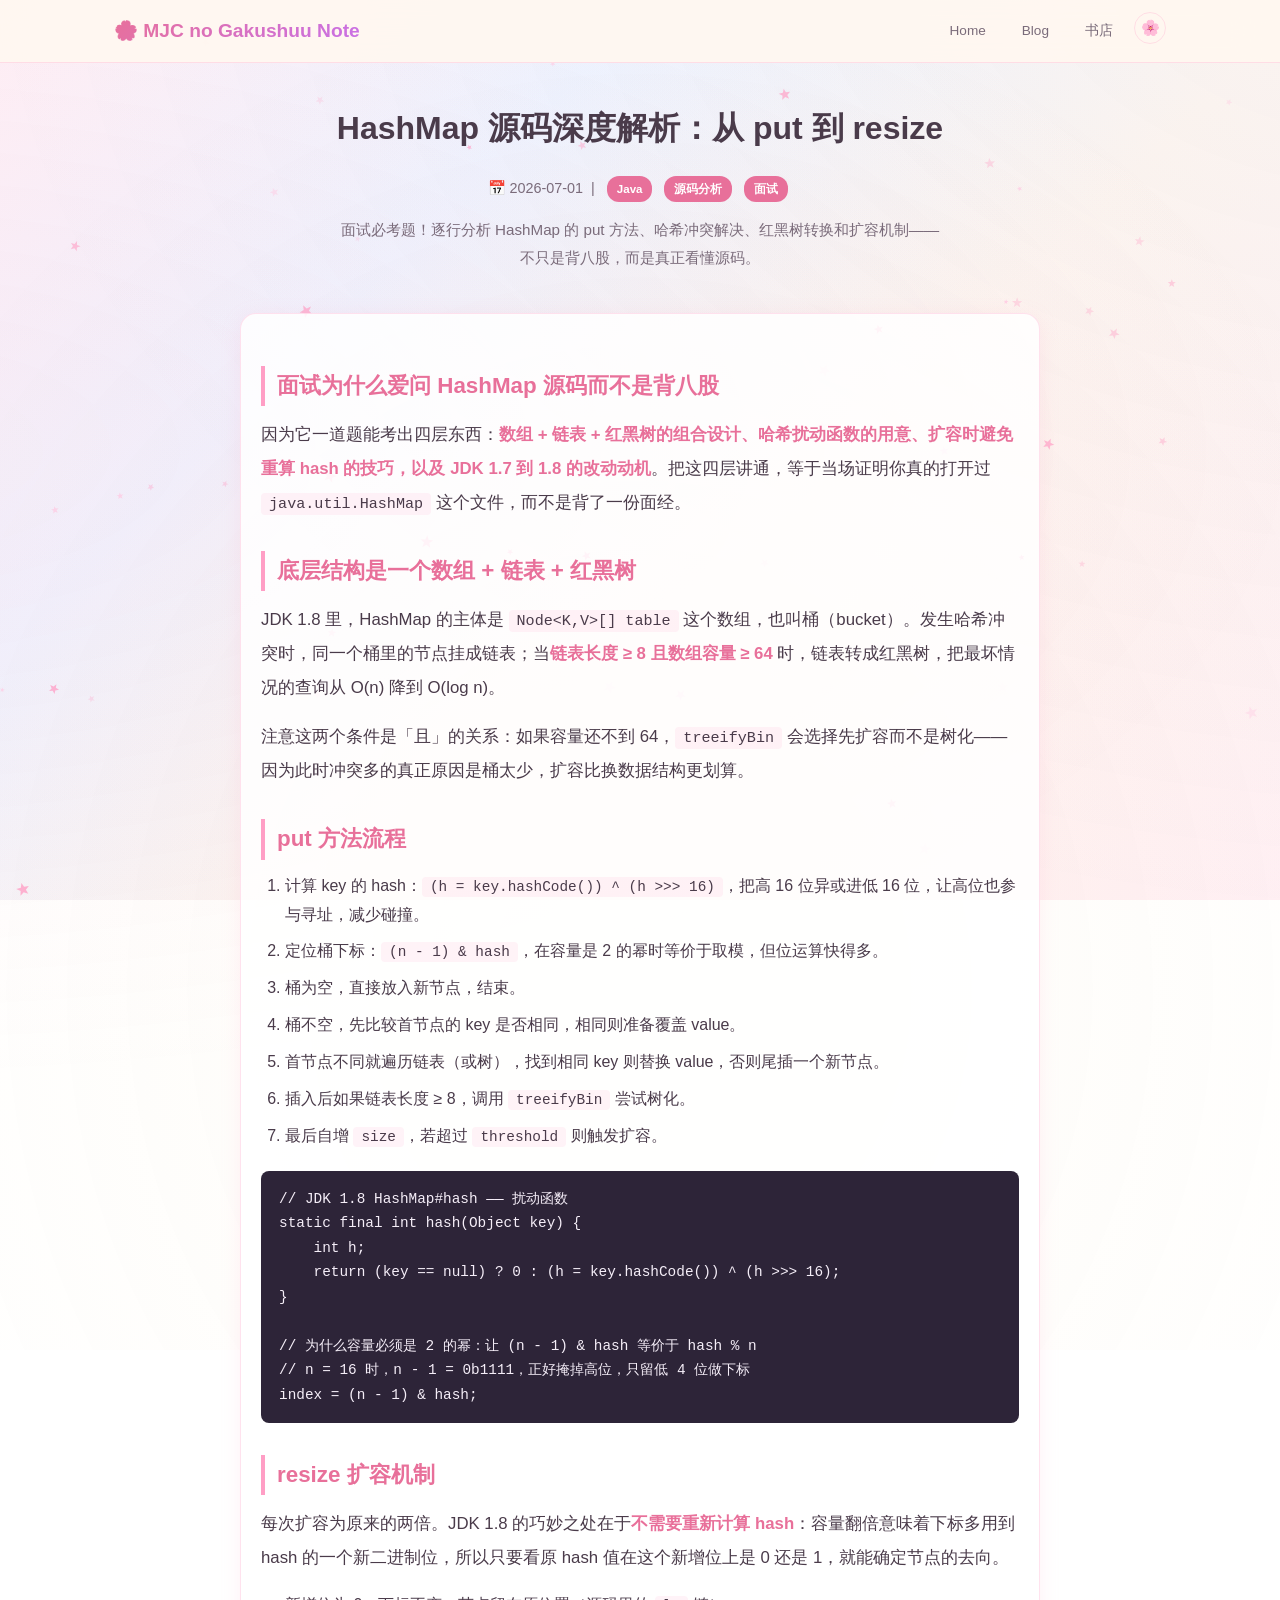
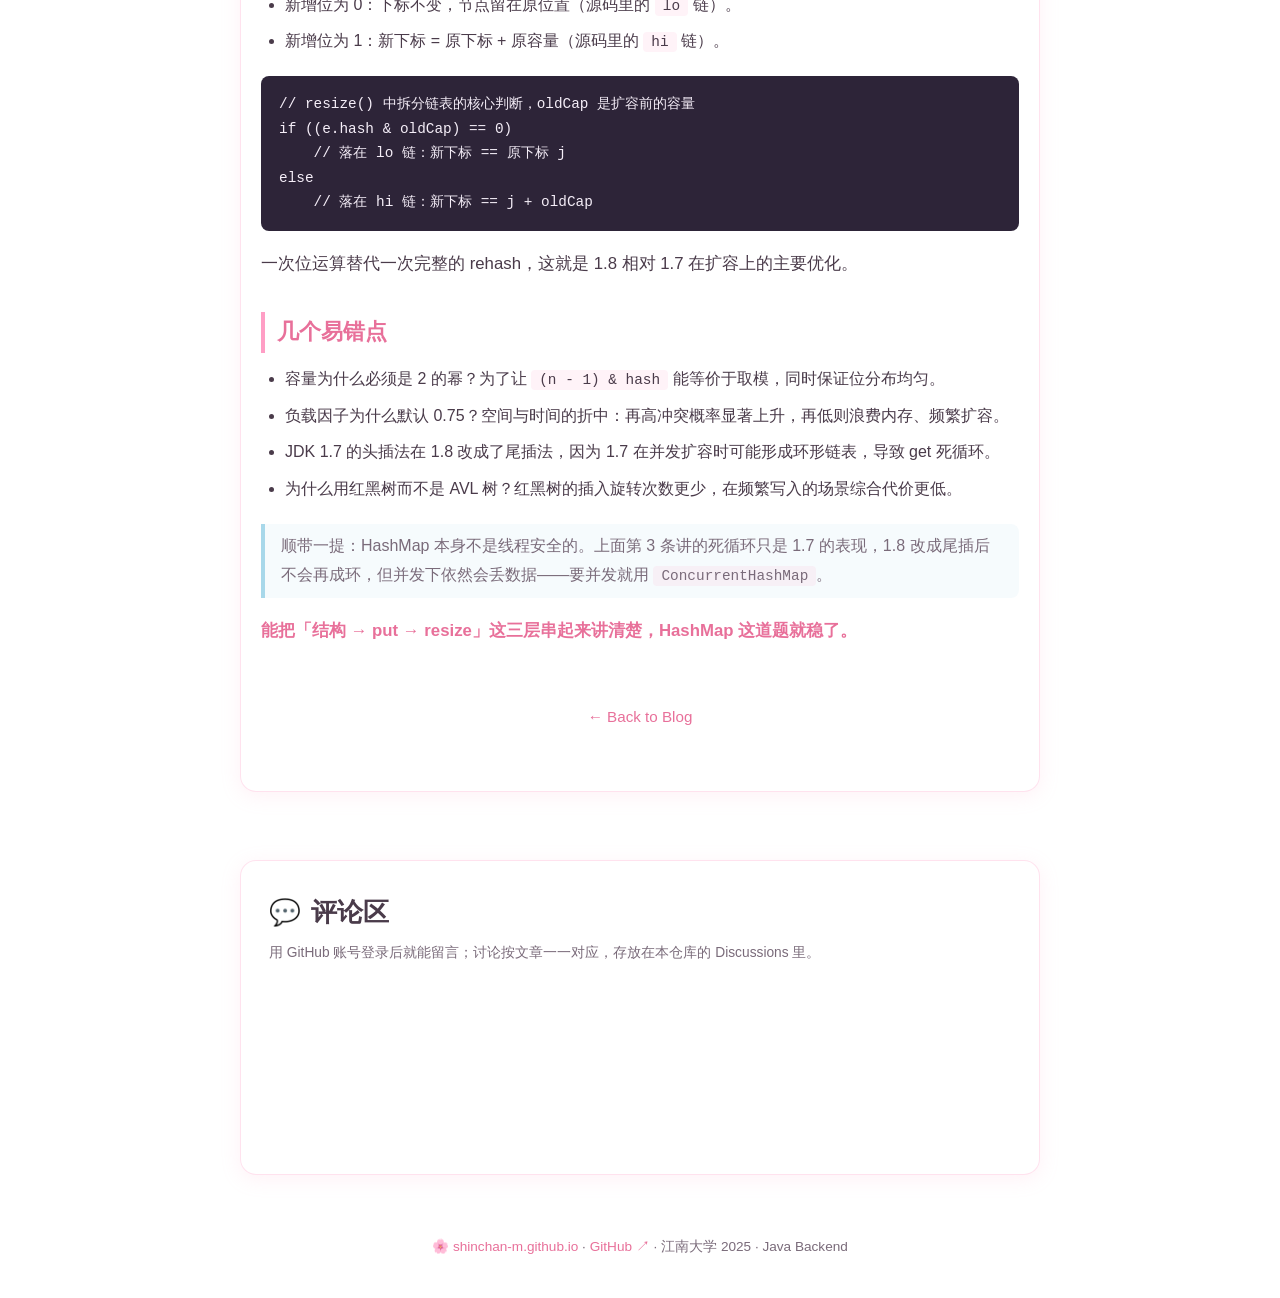
<file: posts/hashmap-source-analysis.html>
<!DOCTYPE html>
<html lang="zh-CN">
<head>
<meta charset="UTF-8">
<meta name="viewport" content="width=device-width, initial-scale=1.0">
<title>HashMap 源码深度解析：从 put 到 resize | MJC no Gakushuu Note</title>
<meta name="description" content="面试必考题！逐行分析 HashMap 的 put 方法、哈希冲突解决、红黑树转换和扩容机制——不只是背八股，而是真正看懂源码。">
<!-- 首屏前定好主题，暗色模式下不会闪一下白 -->
<script>(function(){try{var s=localStorage.getItem('mjc-theme');var d=s==='dark'||(s!=='light'&&window.matchMedia('(prefers-color-scheme: dark)').matches);document.documentElement.setAttribute('data-theme',d?'dark':'light')}catch(e){document.documentElement.setAttribute('data-theme','light')}})()</script>
<link rel="icon" href="data:image/svg+xml,%3Csvg xmlns='http://www.w3.org/2000/svg' viewBox='0 0 100 100'%3E%3Ctext y='.9em' font-size='90'%3E%F0%9F%8C%B8%3C/text%3E%3C/svg%3E">
<meta name="theme-color" content="#FFF0F5">
<meta property="og:type" content="article">
<meta property="og:site_name" content="MJC no Gakushuu Note">
<meta property="og:title" content="HashMap 源码深度解析：从 put 到 resize">
<meta property="og:description" content="扰动函数为什么右移 16 位、(n-1)&amp;hash 为什么能代替取模、链表什么时候转红黑树、JDK 1.8 扩容为什么不用重算 hash——逐行讲清。">
<meta property="og:url" content="https://shinchan-m.github.io/posts/hashmap-source-analysis.html">
<meta property="og:locale" content="zh_CN">
<meta property="article:published_time" content="2026-07-01">
<meta name="twitter:card" content="summary">
<meta name="twitter:title" content="HashMap 源码深度解析：从 put 到 resize">
<meta name="twitter:description" content="数组 + 链表 + 红黑树、put 七步流程、resize 的高位判断技巧，以及四个高频追问。">
<link rel="stylesheet" href="../style.css?v=20261101d">
<style>
  .post-header { text-align:center; padding:80px 20px 30px; }
  .post-header h1 { font-size:2em; color:var(--text); margin-bottom:16px; }
  .post-meta { color:var(--text-light); font-size:0.9em; margin-bottom:12px; }
  .post-content { max-width:800px; margin:0 auto; padding:20px; }
  .post-content h2 { font-size:1.4em; color:var(--sakura-dark); margin:32px 0 12px; padding-left:12px; border-left:4px solid var(--sakura); }
  .post-content h3 { font-size:1.1em; margin:24px 0 8px; color:var(--text); }
  .post-content p { margin-bottom:16px; font-size:1.05em; line-height:2; }
  .post-content ul, .post-content ol { margin:12px 0 20px 24px; }
  .post-content li { margin-bottom:8px; line-height:1.8; }
  .post-content code { background:rgba(255,158,197,0.12); padding:2px 8px; border-radius:4px; font-size:0.9em; font-family:"Cascadia Code","Fira Code",monospace; }
  .post-content pre { background:#2d2438; color:#f5eef8; padding:16px 18px; border-radius:8px; overflow-x:auto; margin:16px 0; line-height:1.7; }
  .post-content pre code { background:none; padding:0; color:inherit; font-size:0.9em; }
  .post-content table { width:100%; border-collapse:collapse; margin:20px 0; }
  .post-content th { background:linear-gradient(135deg,rgba(255,158,197,0.2),rgba(200,112,232,0.15)); padding:10px 12px; text-align:left; }
  .post-content td { padding:10px 12px; border-bottom:1px solid var(--card-border); }
  .post-content strong { color:var(--sakura-dark); }
  .post-content blockquote { border-left:4px solid var(--sky); margin:16px 0; padding:8px 16px; color:var(--text-light); background:rgba(168,216,234,0.1); border-radius:0 8px 8px 0; }
  .back-link { display:inline-block; margin:40px 0; color:var(--sakura-dark); text-decoration:none; font-size:0.95em; }
  .back-link:hover { text-decoration:underline; }
  @media(max-width:768px){ .post-content { padding:16px; } .post-header h1 { font-size:1.4em; } }
</style>
</head>
<body>
<canvas id="sakura-canvas"></canvas>
<nav>
  <div class="nav-inner">
    <span class="nav-logo">🌸 MJC no Gakushuu Note</span>
    <div class="nav-links">
      <a href="../index.html">Home</a>
      <a href="../index.html#blog">Blog</a>
      <a href="../book/index.html">书店</a>
    </div>
  </div>
</nav>
<main>
  <article>
    <div class="post-header">
      <h1>HashMap 源码深度解析：从 put 到 resize</h1>
      <div class="post-meta">📅 2026-07-01 &nbsp;|&nbsp; <span class="tag t-java">Java</span> <span class="tag t-java">源码分析</span> <span class="tag t-java">面试</span></div>
      <p style="color:var(--text-light);max-width:600px;margin:12px auto;font-size:0.95em">面试必考题！逐行分析 HashMap 的 put 方法、哈希冲突解决、红黑树转换和扩容机制——不只是背八股，而是真正看懂源码。</p>
    </div>
    <div class="post-content card">

<h2>面试为什么爱问 HashMap 源码而不是背八股</h2>
<p>因为它一道题能考出四层东西：<strong>数组 + 链表 + 红黑树的组合设计、哈希扰动函数的用意、扩容时避免重算 hash 的技巧，以及 JDK 1.7 到 1.8 的改动动机</strong>。把这四层讲通，等于当场证明你真的打开过 <code>java.util.HashMap</code> 这个文件，而不是背了一份面经。</p>

<h2>底层结构是一个数组 + 链表 + 红黑树</h2>
<p>JDK 1.8 里，HashMap 的主体是 <code>Node&lt;K,V&gt;[] table</code> 这个数组，也叫桶（bucket）。发生哈希冲突时，同一个桶里的节点挂成链表；当<strong>链表长度 ≥ 8 且数组容量 ≥ 64</strong> 时，链表转成红黑树，把最坏情况的查询从 O(n) 降到 O(log n)。</p>
<p>注意这两个条件是「且」的关系：如果容量还不到 64，<code>treeifyBin</code> 会选择先扩容而不是树化——因为此时冲突多的真正原因是桶太少，扩容比换数据结构更划算。</p>

<h2>put 方法流程</h2>
<ol>
  <li>计算 key 的 hash：<code>(h = key.hashCode()) ^ (h &gt;&gt;&gt; 16)</code>，把高 16 位异或进低 16 位，让高位也参与寻址，减少碰撞。</li>
  <li>定位桶下标：<code>(n - 1) &amp; hash</code>，在容量是 2 的幂时等价于取模，但位运算快得多。</li>
  <li>桶为空，直接放入新节点，结束。</li>
  <li>桶不空，先比较首节点的 key 是否相同，相同则准备覆盖 value。</li>
  <li>首节点不同就遍历链表（或树），找到相同 key 则替换 value，否则尾插一个新节点。</li>
  <li>插入后如果链表长度 ≥ 8，调用 <code>treeifyBin</code> 尝试树化。</li>
  <li>最后自增 <code>size</code>，若超过 <code>threshold</code> 则触发扩容。</li>
</ol>

<pre><code>// JDK 1.8 HashMap#hash —— 扰动函数
static final int hash(Object key) {
    int h;
    return (key == null) ? 0 : (h = key.hashCode()) ^ (h &gt;&gt;&gt; 16);
}

// 为什么容量必须是 2 的幂：让 (n - 1) &amp; hash 等价于 hash % n
// n = 16 时，n - 1 = 0b1111，正好掩掉高位，只留低 4 位做下标
index = (n - 1) &amp; hash;</code></pre>

<h2>resize 扩容机制</h2>
<p>每次扩容为原来的两倍。JDK 1.8 的巧妙之处在于<strong>不需要重新计算 hash</strong>：容量翻倍意味着下标多用到 hash 的一个新二进制位，所以只要看原 hash 值在这个新增位上是 0 还是 1，就能确定节点的去向。</p>
<ul>
  <li>新增位为 0：下标不变，节点留在原位置（源码里的 <code>lo</code> 链）。</li>
  <li>新增位为 1：新下标 = 原下标 + 原容量（源码里的 <code>hi</code> 链）。</li>
</ul>

<pre><code>// resize() 中拆分链表的核心判断，oldCap 是扩容前的容量
if ((e.hash &amp; oldCap) == 0)
    // 落在 lo 链：新下标 == 原下标 j
else
    // 落在 hi 链：新下标 == j + oldCap</code></pre>

<p>一次位运算替代一次完整的 rehash，这就是 1.8 相对 1.7 在扩容上的主要优化。</p>

<h2>几个易错点</h2>
<ul>
  <li>容量为什么必须是 2 的幂？为了让 <code>(n - 1) &amp; hash</code> 能等价于取模，同时保证位分布均匀。</li>
  <li>负载因子为什么默认 0.75？空间与时间的折中：再高冲突概率显著上升，再低则浪费内存、频繁扩容。</li>
  <li>JDK 1.7 的头插法在 1.8 改成了尾插法，因为 1.7 在并发扩容时可能形成环形链表，导致 get 死循环。</li>
  <li>为什么用红黑树而不是 AVL 树？红黑树的插入旋转次数更少，在频繁写入的场景综合代价更低。</li>
</ul>
<blockquote>顺带一提：HashMap 本身不是线程安全的。上面第 3 条讲的死循环只是 1.7 的表现，1.8 改成尾插后不会再成环，但并发下依然会丢数据——要并发就用 <code>ConcurrentHashMap</code>。</blockquote>

<p><strong>能把「结构 → put → resize」这三层串起来讲清楚，HashMap 这道题就稳了。</strong></p>

      <div style="text-align:center">
        <a href="../index.html#blog" class="back-link">← Back to Blog</a>
      </div>
    </div>
  </article>
</main>
<footer>
  <p>🌸 <a href="https://shinchan-m.github.io">shinchan-m.github.io</a> · <a href="https://github.com/shinchan-m" target="_blank" rel="noopener">GitHub ↗</a> · 江南大学 2025 · Java Backend</p>
</footer>
<script src="../app.js?v=20261101d"></script>
</body>
</html>
</file>
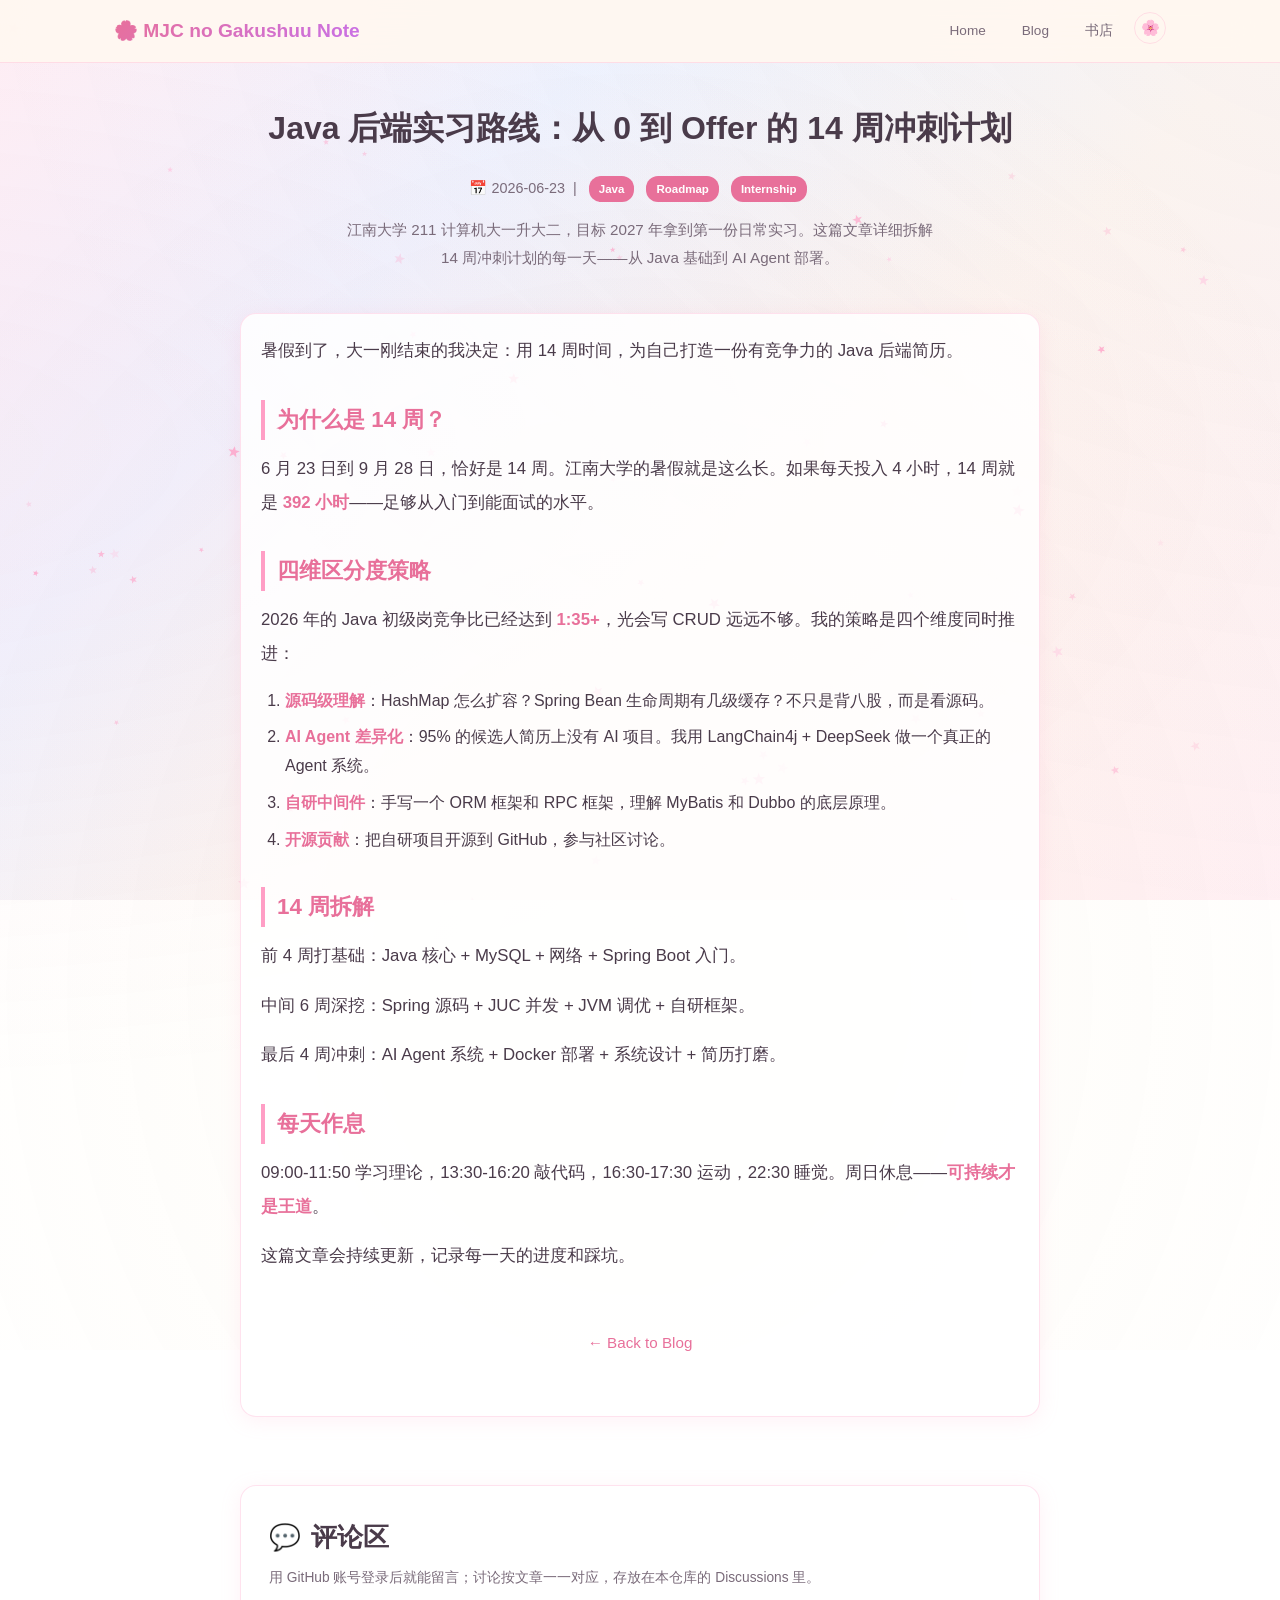
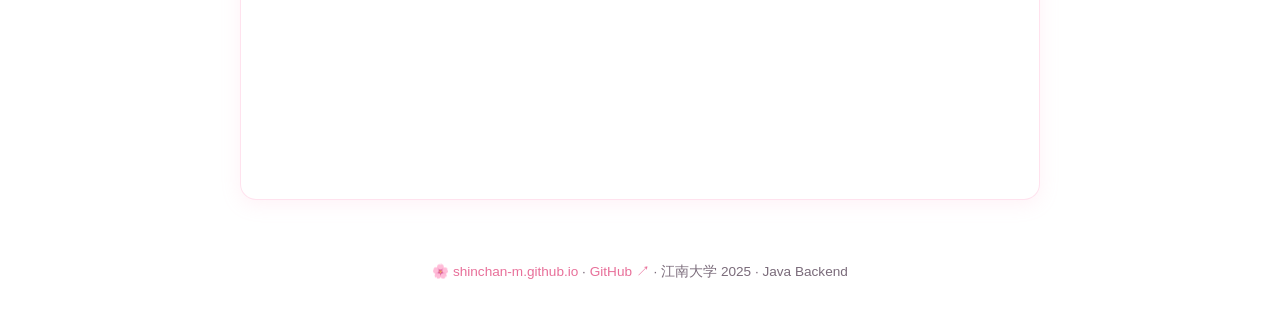
<file: posts/java-roadmap-14-weeks.html>
<!DOCTYPE html>
<html lang="zh-CN">
<head>
<meta charset="UTF-8">
<meta name="viewport" content="width=device-width, initial-scale=1.0">
<title>Java 后端实习路线：从 0 到 Offer 的 14 周冲刺计划 | MJC no Gakushuu Note</title>
<meta name="description" content="江南大学 211 计算机大一升大二，目标 2027 年拿到第一份日常实习。详细拆解 14 周冲刺计划的每一天——从 Java 基础到 AI Agent 部署。">
<!-- 首屏前定好主题，暗色模式下不会闪一下白 -->
<script>(function(){try{var s=localStorage.getItem('mjc-theme');var d=s==='dark'||(s!=='light'&&window.matchMedia('(prefers-color-scheme: dark)').matches);document.documentElement.setAttribute('data-theme',d?'dark':'light')}catch(e){document.documentElement.setAttribute('data-theme','light')}})()</script>
<link rel="icon" href="data:image/svg+xml,%3Csvg xmlns='http://www.w3.org/2000/svg' viewBox='0 0 100 100'%3E%3Ctext y='.9em' font-size='90'%3E%F0%9F%8C%B8%3C/text%3E%3C/svg%3E">
<meta name="theme-color" content="#FFF0F5">
<meta property="og:type" content="article">
<meta property="og:site_name" content="MJC no Gakushuu Note">
<meta property="og:title" content="Java 后端实习路线：从 0 到 Offer 的 14 周冲刺计划">
<meta property="og:description" content="江南大学 211 计算机大一升大二，目标 2027 年拿到第一份日常实习。详细拆解 14 周冲刺计划的每一天——从 Java 基础到 AI Agent 部署。">
<meta property="og:url" content="https://shinchan-m.github.io/posts/java-roadmap-14-weeks.html">
<meta property="og:locale" content="zh_CN">
<meta property="article:published_time" content="2026-06-23">
<meta name="twitter:card" content="summary">
<meta name="twitter:title" content="Java 后端实习路线：从 0 到 Offer 的 14 周冲刺计划">
<meta name="twitter:description" content="14 周逐周拆解：Java 核心 → Spring → MySQL/Redis → 源码 → AI Agent → Docker 部署 → 简历。">
<link rel="stylesheet" href="../style.css?v=20261101d">
<style>
  .post-header { text-align:center; padding:80px 20px 30px; }
  .post-header h1 { font-size:2em; color:var(--text); margin-bottom:16px; }
  .post-meta { color:var(--text-light); font-size:0.9em; margin-bottom:12px; }
  .post-content { max-width:800px; margin:0 auto; padding:20px; }
  .post-content h2 { font-size:1.4em; color:var(--sakura-dark); margin:32px 0 12px; padding-left:12px; border-left:4px solid var(--sakura); }
  .post-content h3 { font-size:1.1em; margin:24px 0 8px; color:var(--text); }
  .post-content p { margin-bottom:16px; font-size:1.05em; line-height:2; }
  .post-content ul, .post-content ol { margin:12px 0 20px 24px; }
  .post-content li { margin-bottom:8px; line-height:1.8; }
  .post-content code { background:rgba(255,158,197,0.12); padding:2px 8px; border-radius:4px; font-size:0.9em; font-family:"Cascadia Code","Fira Code",monospace; }
  .post-content pre { background:#2d2438; color:#f5eef8; padding:16px 18px; border-radius:8px; overflow-x:auto; margin:16px 0; line-height:1.7; }
  .post-content pre code { background:none; padding:0; color:inherit; font-size:0.9em; }
  .post-content table { width:100%; border-collapse:collapse; margin:20px 0; }
  .post-content th { background:linear-gradient(135deg,rgba(255,158,197,0.2),rgba(200,112,232,0.15)); padding:10px 12px; text-align:left; }
  .post-content td { padding:10px 12px; border-bottom:1px solid var(--card-border); }
  .post-content strong { color:var(--sakura-dark); }
  .post-content blockquote { border-left:4px solid var(--sky); margin:16px 0; padding:8px 16px; color:var(--text-light); background:rgba(168,216,234,0.1); border-radius:0 8px 8px 0; }
  .back-link { display:inline-block; margin:40px 0; color:var(--sakura-dark); text-decoration:none; font-size:0.95em; }
  .back-link:hover { text-decoration:underline; }
  @media(max-width:768px){ .post-content { padding:16px; } .post-header h1 { font-size:1.4em; } }
</style>
</head>
<body>
<canvas id="sakura-canvas"></canvas>
<nav>
  <div class="nav-inner">
    <span class="nav-logo">🌸 MJC no Gakushuu Note</span>
    <div class="nav-links">
      <a href="../index.html">Home</a>
      <a href="../index.html#blog">Blog</a>
      <a href="../book/index.html">书店</a>
    </div>
  </div>
</nav>
<main>
  <article>
    <div class="post-header">
      <h1>Java 后端实习路线：从 0 到 Offer 的 14 周冲刺计划</h1>
      <div class="post-meta">📅 2026-06-23 &nbsp;|&nbsp; <span class="tag t-java">Java</span> <span class="tag t-java">Roadmap</span> <span class="tag t-java">Internship</span></div>
      <p style="color:var(--text-light);max-width:600px;margin:12px auto;font-size:0.95em">江南大学 211 计算机大一升大二，目标 2027 年拿到第一份日常实习。这篇文章详细拆解 14 周冲刺计划的每一天——从 Java 基础到 AI Agent 部署。</p>
    </div>
    <div class="post-content card">
      <p>暑假到了，大一刚结束的我决定：用 14 周时间，为自己打造一份有竞争力的 Java 后端简历。</p>
<h2>为什么是 14 周？</h2>
<p>6 月 23 日到 9 月 28 日，恰好是 14 周。江南大学的暑假就是这么长。如果每天投入 4 小时，14 周就是 <strong>392 小时</strong>——足够从入门到能面试的水平。</p>
<h2>四维区分度策略</h2>
<p>2026 年的 Java 初级岗竞争比已经达到 <strong>1:35+</strong>，光会写 CRUD 远远不够。我的策略是四个维度同时推进：</p>
<ol>
  <li><strong>源码级理解</strong>：HashMap 怎么扩容？Spring Bean 生命周期有几级缓存？不只是背八股，而是看源码。</li>
  <li><strong>AI Agent 差异化</strong>：95% 的候选人简历上没有 AI 项目。我用 LangChain4j + DeepSeek 做一个真正的 Agent 系统。</li>
  <li><strong>自研中间件</strong>：手写一个 ORM 框架和 RPC 框架，理解 MyBatis 和 Dubbo 的底层原理。</li>
  <li><strong>开源贡献</strong>：把自研项目开源到 GitHub，参与社区讨论。</li>
</ol>
<h2>14 周拆解</h2>
<p>前 4 周打基础：Java 核心 + MySQL + 网络 + Spring Boot 入门。</p>
<p>中间 6 周深挖：Spring 源码 + JUC 并发 + JVM 调优 + 自研框架。</p>
<p>最后 4 周冲刺：AI Agent 系统 + Docker 部署 + 系统设计 + 简历打磨。</p>
<h2>每天作息</h2>
<p>09:00-11:50 学习理论，13:30-16:20 敲代码，16:30-17:30 运动，22:30 睡觉。周日休息——<strong>可持续才是王道</strong>。</p>
<p>这篇文章会持续更新，记录每一天的进度和踩坑。</p>
      <div style="text-align:center">
        <a href="../index.html#blog" class="back-link">← Back to Blog</a>
      </div>
    </div>
  </article>
</main>
<footer>
  <p>🌸 <a href="https://shinchan-m.github.io">shinchan-m.github.io</a> · <a href="https://github.com/shinchan-m" target="_blank" rel="noopener">GitHub ↗</a> · 江南大学 2025 · Java Backend</p>
</footer>
<script src="../app.js?v=20261101d"></script>
</body>
</html>
</file>
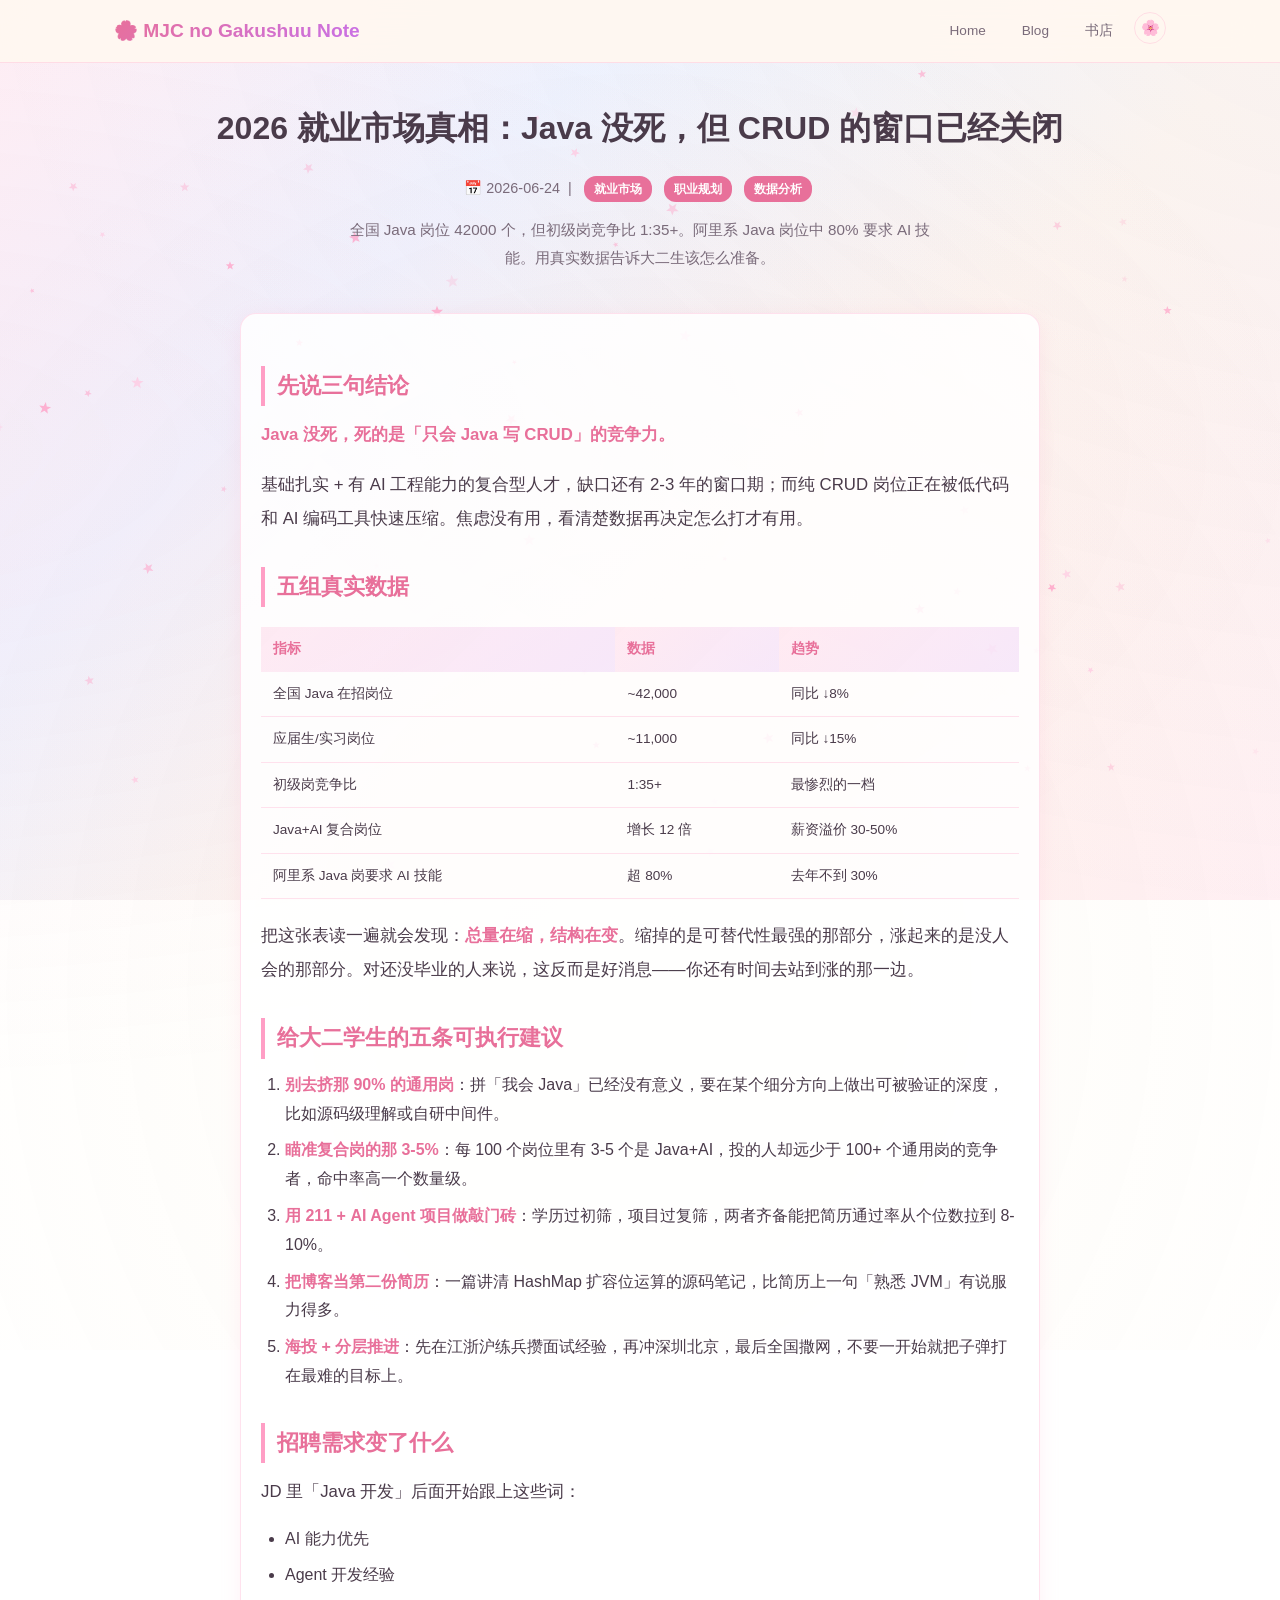
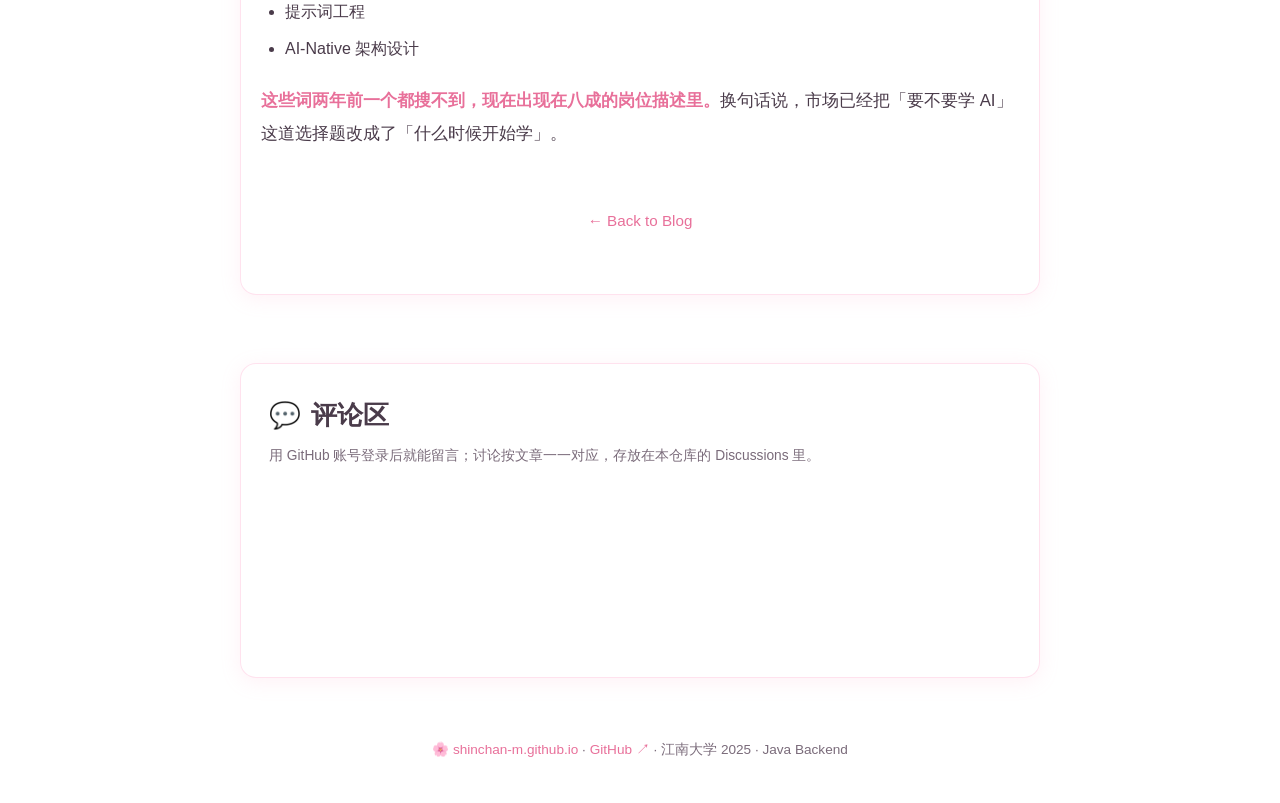
<file: posts/job-market-2026-truth.html>
<!DOCTYPE html>
<html lang="zh-CN">
<head>
<meta charset="UTF-8">
<meta name="viewport" content="width=device-width, initial-scale=1.0">
<title>2026 就业市场真相：Java 没死，但 CRUD 的窗口已经关闭 | MJC no Gakushuu Note</title>
<meta name="description" content="全国 Java 岗位 42000 个，但初级岗竞争比 1:35+。阿里系 Java 岗位中 80% 要求 AI 技能。用真实数据告诉大二生该怎么准备。">
<!-- 首屏前定好主题，暗色模式下不会闪一下白 -->
<script>(function(){try{var s=localStorage.getItem('mjc-theme');var d=s==='dark'||(s!=='light'&&window.matchMedia('(prefers-color-scheme: dark)').matches);document.documentElement.setAttribute('data-theme',d?'dark':'light')}catch(e){document.documentElement.setAttribute('data-theme','light')}})()</script>
<link rel="icon" href="data:image/svg+xml,%3Csvg xmlns='http://www.w3.org/2000/svg' viewBox='0 0 100 100'%3E%3Ctext y='.9em' font-size='90'%3E%F0%9F%8C%B8%3C/text%3E%3C/svg%3E">
<meta name="theme-color" content="#FFF0F5">
<meta property="og:type" content="article">
<meta property="og:site_name" content="MJC no Gakushuu Note">
<meta property="og:title" content="2026 就业市场真相：Java 没死，但 CRUD 的窗口已经关闭">
<meta property="og:description" content="全国 Java 在招岗位约 42000 个、初级岗竞争比 1:35+、Java+AI 复合岗薪资溢价 30-50%。数据摆出来，再讲大二学生该怎么打。">
<meta property="og:url" content="https://shinchan-m.github.io/posts/job-market-2026-truth.html">
<meta property="og:locale" content="zh_CN">
<meta property="article:published_time" content="2026-06-24">
<meta name="twitter:card" content="summary">
<meta name="twitter:title" content="2026 就业市场真相：Java 没死，但 CRUD 的窗口已经关闭">
<meta name="twitter:description" content="42000 个岗位、1:35+ 的竞争比、80% 要求 AI 技能——五条给大二学生的可执行建议。">
<link rel="stylesheet" href="../style.css?v=20261101d">
<style>
  .post-header { text-align:center; padding:80px 20px 30px; }
  .post-header h1 { font-size:2em; color:var(--text); margin-bottom:16px; }
  .post-meta { color:var(--text-light); font-size:0.9em; margin-bottom:12px; }
  .post-content { max-width:800px; margin:0 auto; padding:20px; }
  .post-content h2 { font-size:1.4em; color:var(--sakura-dark); margin:32px 0 12px; padding-left:12px; border-left:4px solid var(--sakura); }
  .post-content h3 { font-size:1.1em; margin:24px 0 8px; color:var(--text); }
  .post-content p { margin-bottom:16px; font-size:1.05em; line-height:2; }
  .post-content ul, .post-content ol { margin:12px 0 20px 24px; }
  .post-content li { margin-bottom:8px; line-height:1.8; }
  .post-content code { background:rgba(255,158,197,0.12); padding:2px 8px; border-radius:4px; font-size:0.9em; font-family:"Cascadia Code","Fira Code",monospace; }
  .post-content pre { background:#2d2438; color:#f5eef8; padding:16px 18px; border-radius:8px; overflow-x:auto; margin:16px 0; line-height:1.7; }
  .post-content pre code { background:none; padding:0; color:inherit; font-size:0.9em; }
  .post-content table { width:100%; border-collapse:collapse; margin:20px 0; }
  .post-content th { background:linear-gradient(135deg,rgba(255,158,197,0.2),rgba(200,112,232,0.15)); padding:10px 12px; text-align:left; }
  .post-content td { padding:10px 12px; border-bottom:1px solid var(--card-border); }
  .post-content strong { color:var(--sakura-dark); }
  .post-content blockquote { border-left:4px solid var(--sky); margin:16px 0; padding:8px 16px; color:var(--text-light); background:rgba(168,216,234,0.1); border-radius:0 8px 8px 0; }
  .back-link { display:inline-block; margin:40px 0; color:var(--sakura-dark); text-decoration:none; font-size:0.95em; }
  .back-link:hover { text-decoration:underline; }
  @media(max-width:768px){ .post-content { padding:16px; } .post-header h1 { font-size:1.4em; } }
</style>
</head>
<body>
<canvas id="sakura-canvas"></canvas>
<nav>
  <div class="nav-inner">
    <span class="nav-logo">🌸 MJC no Gakushuu Note</span>
    <div class="nav-links">
      <a href="../index.html">Home</a>
      <a href="../index.html#blog">Blog</a>
      <a href="../book/index.html">书店</a>
    </div>
  </div>
</nav>
<main>
  <article>
    <div class="post-header">
      <h1>2026 就业市场真相：Java 没死，但 CRUD 的窗口已经关闭</h1>
      <div class="post-meta">📅 2026-06-24 &nbsp;|&nbsp; <span class="tag t-java">就业市场</span> <span class="tag t-java">职业规划</span> <span class="tag t-java">数据分析</span></div>
      <p style="color:var(--text-light);max-width:600px;margin:12px auto;font-size:0.95em">全国 Java 岗位 42000 个，但初级岗竞争比 1:35+。阿里系 Java 岗位中 80% 要求 AI 技能。用真实数据告诉大二生该怎么准备。</p>
    </div>
    <div class="post-content card">

<h2>先说三句结论</h2>
<p><strong>Java 没死，死的是「只会 Java 写 CRUD」的竞争力。</strong></p>
<p>基础扎实 + 有 AI 工程能力的复合型人才，缺口还有 2-3 年的窗口期；而纯 CRUD 岗位正在被低代码和 AI 编码工具快速压缩。焦虑没有用，看清楚数据再决定怎么打才有用。</p>

<h2>五组真实数据</h2>
<table>
<tr><th>指标</th><th>数据</th><th>趋势</th></tr>
<tr><td>全国 Java 在招岗位</td><td>~42,000</td><td>同比 ↓8%</td></tr>
<tr><td>应届生/实习岗位</td><td>~11,000</td><td>同比 ↓15%</td></tr>
<tr><td>初级岗竞争比</td><td>1:35+</td><td>最惨烈的一档</td></tr>
<tr><td>Java+AI 复合岗位</td><td>增长 12 倍</td><td>薪资溢价 30-50%</td></tr>
<tr><td>阿里系 Java 岗要求 AI 技能</td><td>超 80%</td><td>去年不到 30%</td></tr>
</table>
<p>把这张表读一遍就会发现：<strong>总量在缩，结构在变</strong>。缩掉的是可替代性最强的那部分，涨起来的是没人会的那部分。对还没毕业的人来说，这反而是好消息——你还有时间去站到涨的那一边。</p>

<h2>给大二学生的五条可执行建议</h2>
<ol>
  <li><strong>别去挤那 90% 的通用岗</strong>：拼「我会 Java」已经没有意义，要在某个细分方向上做出可被验证的深度，比如源码级理解或自研中间件。</li>
  <li><strong>瞄准复合岗的那 3-5%</strong>：每 100 个岗位里有 3-5 个是 Java+AI，投的人却远少于 100+ 个通用岗的竞争者，命中率高一个数量级。</li>
  <li><strong>用 211 + AI Agent 项目做敲门砖</strong>：学历过初筛，项目过复筛，两者齐备能把简历通过率从个位数拉到 8-10%。</li>
  <li><strong>把博客当第二份简历</strong>：一篇讲清 HashMap 扩容位运算的源码笔记，比简历上一句「熟悉 JVM」有说服力得多。</li>
  <li><strong>海投 + 分层推进</strong>：先在江浙沪练兵攒面试经验，再冲深圳北京，最后全国撒网，不要一开始就把子弹打在最难的目标上。</li>
</ol>

<h2>招聘需求变了什么</h2>
<p>JD 里「Java 开发」后面开始跟上这些词：</p>
<ul>
  <li>AI 能力优先</li>
  <li>Agent 开发经验</li>
  <li>提示词工程</li>
  <li>AI-Native 架构设计</li>
</ul>
<p><strong>这些词两年前一个都搜不到，现在出现在八成的岗位描述里。</strong>换句话说，市场已经把「要不要学 AI」这道选择题改成了「什么时候开始学」。</p>

      <div style="text-align:center">
        <a href="../index.html#blog" class="back-link">← Back to Blog</a>
      </div>
    </div>
  </article>
</main>
<footer>
  <p>🌸 <a href="https://shinchan-m.github.io">shinchan-m.github.io</a> · <a href="https://github.com/shinchan-m" target="_blank" rel="noopener">GitHub ↗</a> · 江南大学 2025 · Java Backend</p>
</footer>
<script src="../app.js?v=20261101d"></script>
</body>
</html>
</file>
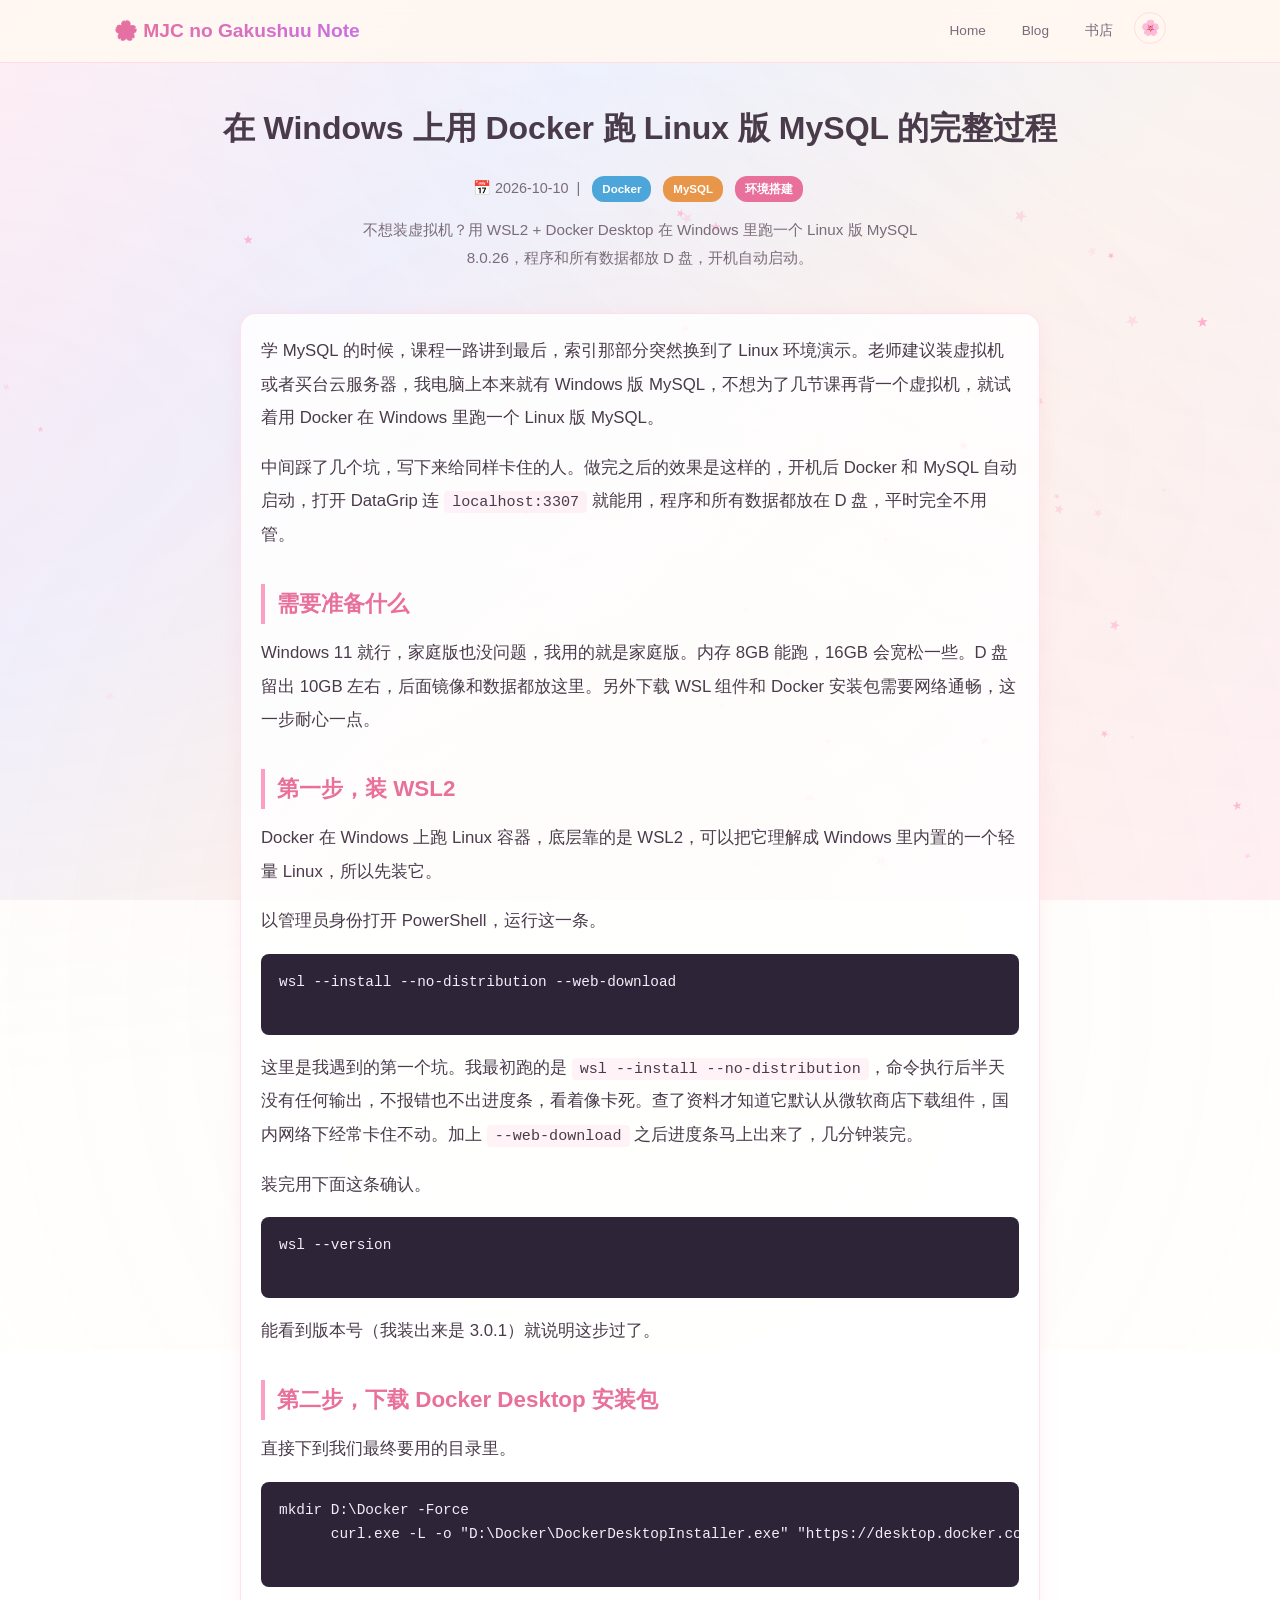
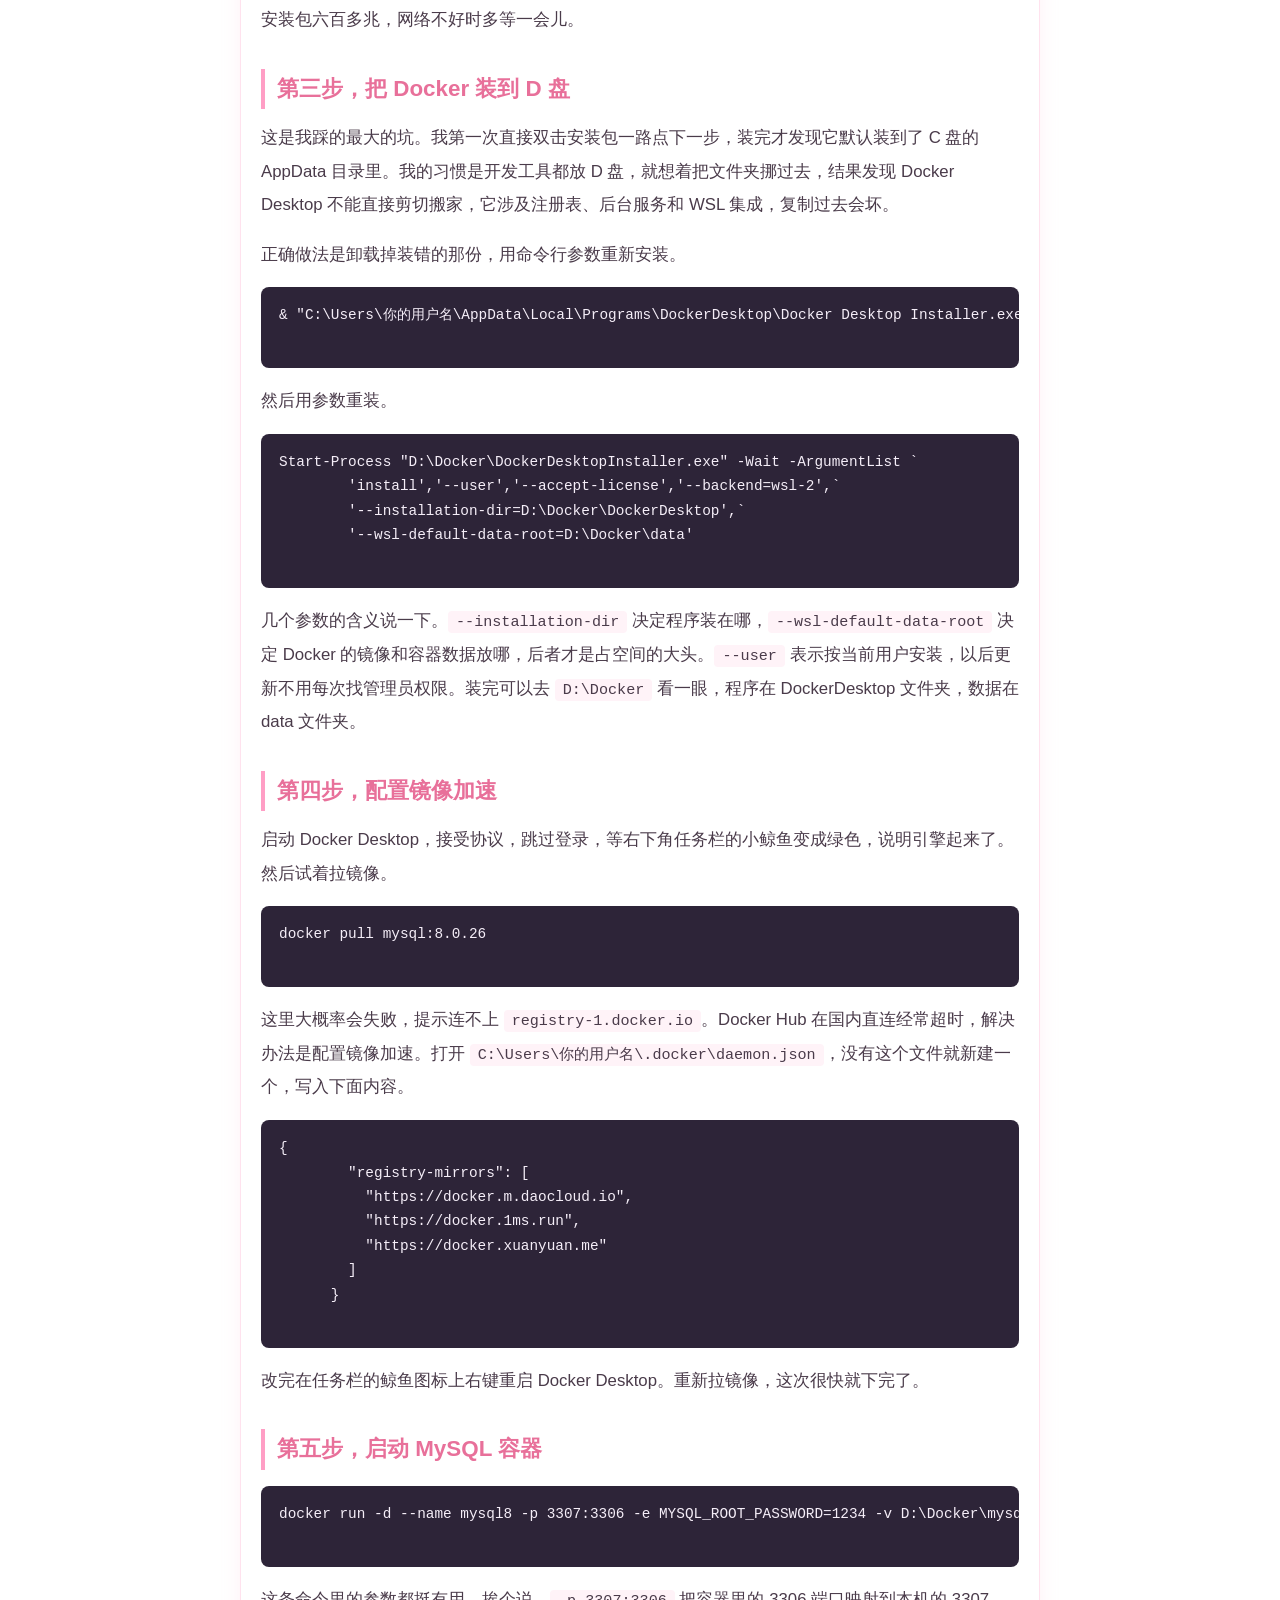
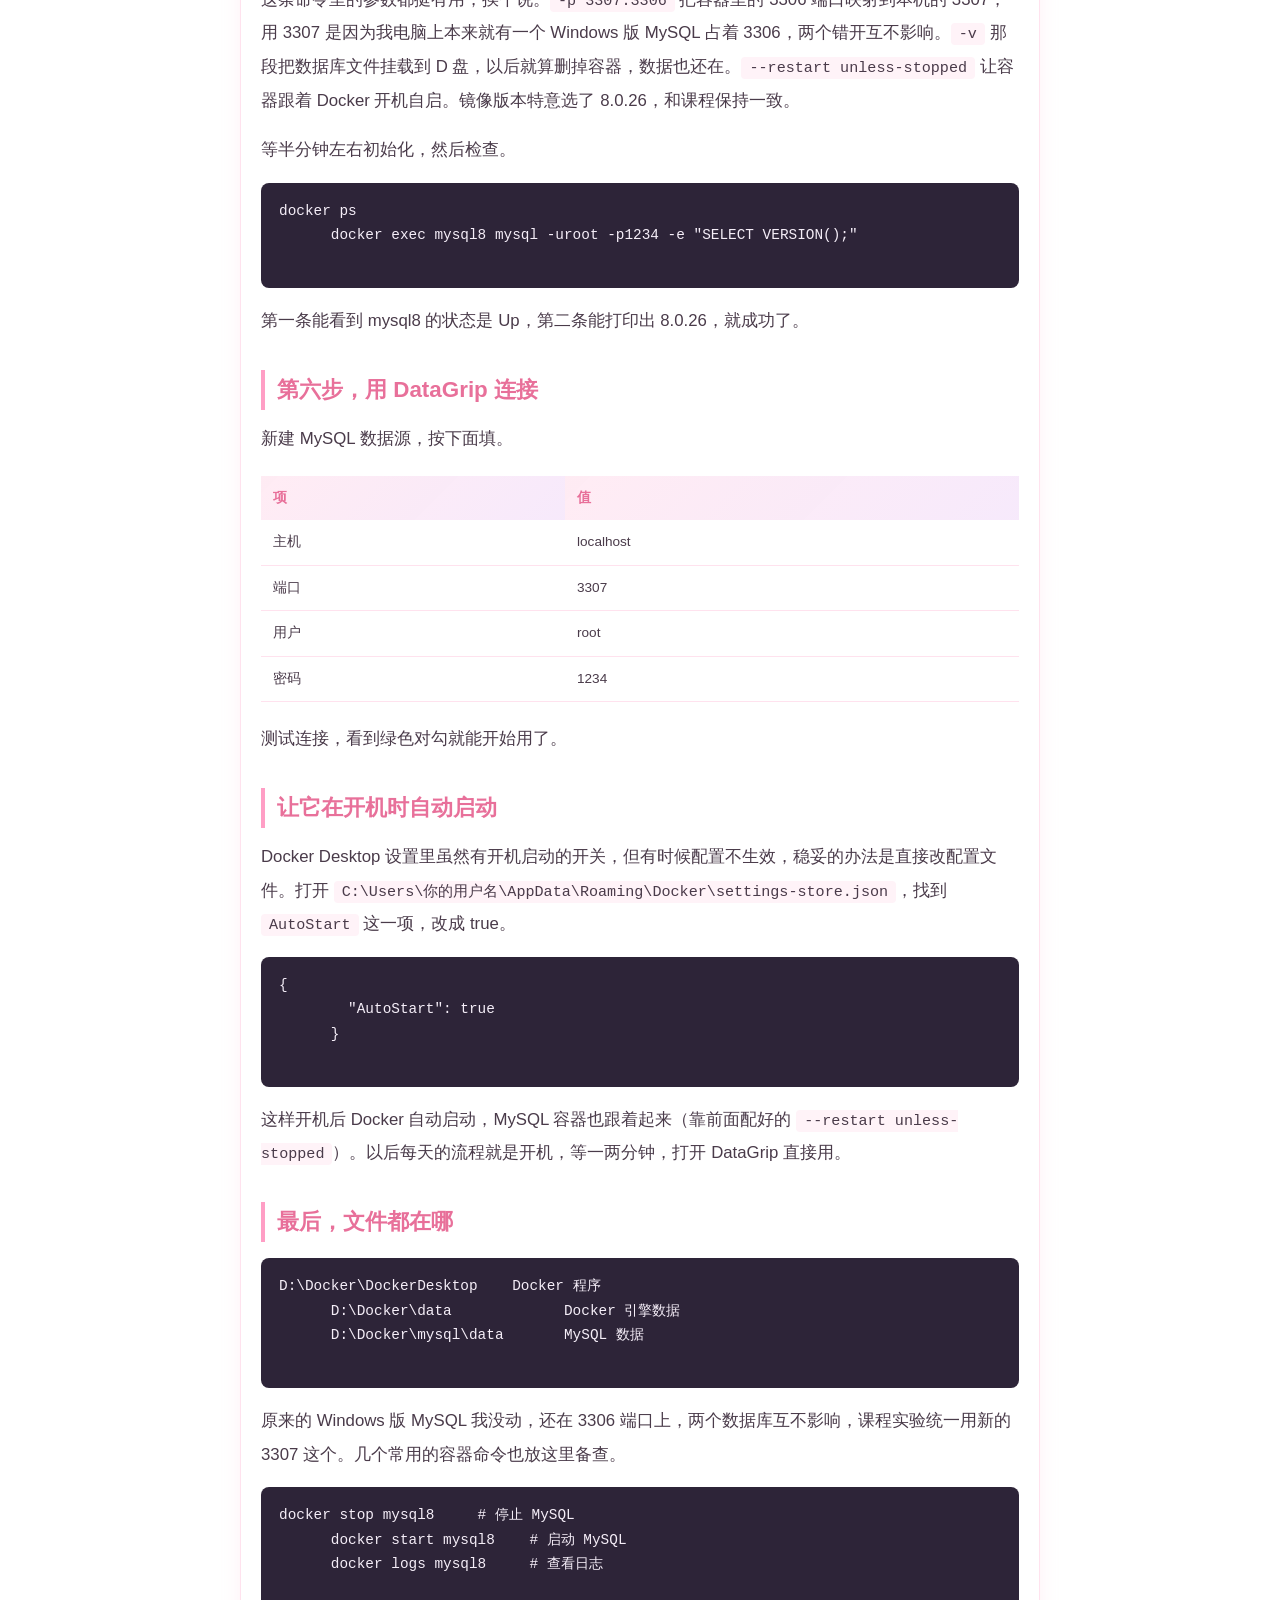
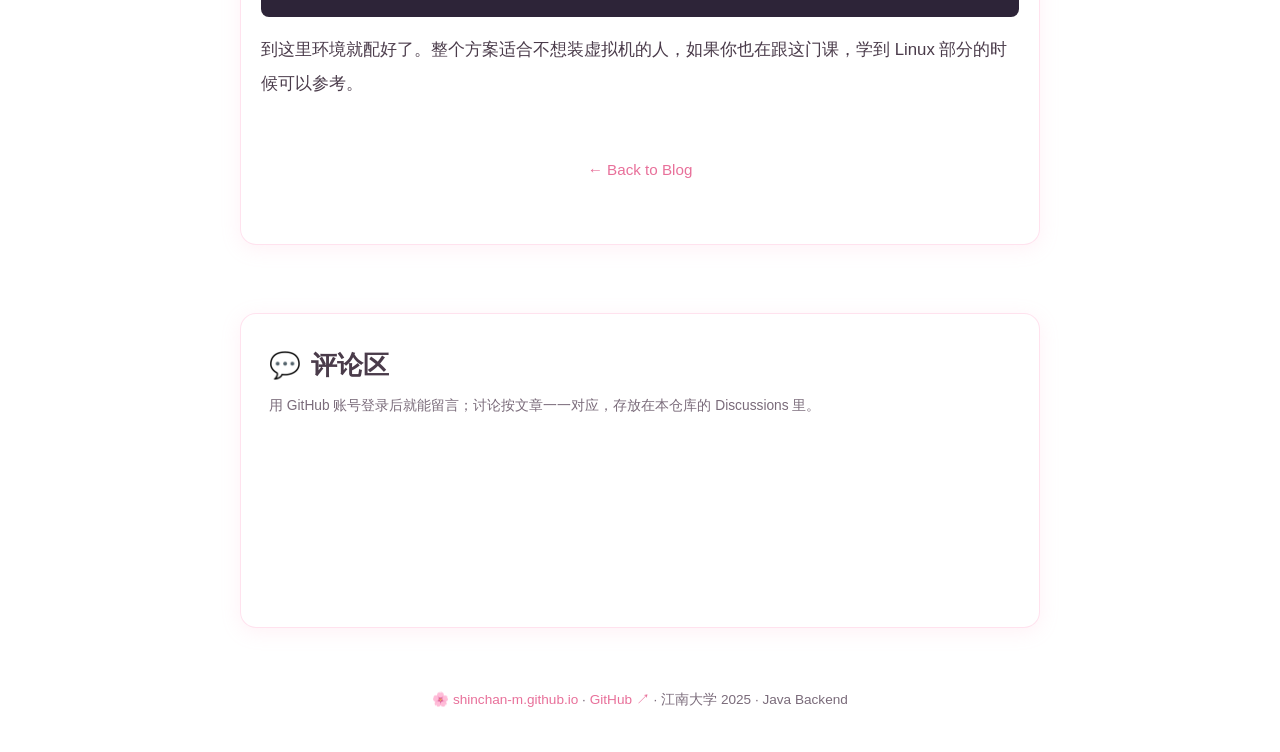
<file: posts/windows-docker-linux-mysql.html>
<!DOCTYPE html>
<html lang="zh-CN">
<head>
<meta charset="UTF-8">
<meta name="viewport" content="width=device-width, initial-scale=1.0">
<title>在 Windows 上用 Docker 跑 Linux 版 MySQL 的完整过程 | MJC no Gakushuu Note</title>
<meta name="description" content="不想装虚拟机？用 WSL2 + Docker Desktop 在 Windows 里跑一个 Linux 版 MySQL 8.0.26，程序和所有数据都放 D 盘，开机自动启动。">
<!-- 首屏前定好主题，暗色模式下不会闪一下白 -->
<script>(function(){try{var s=localStorage.getItem('mjc-theme');var d=s==='dark'||(s!=='light'&&window.matchMedia('(prefers-color-scheme: dark)').matches);document.documentElement.setAttribute('data-theme',d?'dark':'light')}catch(e){document.documentElement.setAttribute('data-theme','light')}})()</script>
<link rel="icon" href="data:image/svg+xml,%3Csvg xmlns='http://www.w3.org/2000/svg' viewBox='0 0 100 100'%3E%3Ctext y='.9em' font-size='90'%3E%F0%9F%8C%B8%3C/text%3E%3C/svg%3E">
<meta name="theme-color" content="#FFF0F5">
<meta property="og:type" content="article">
<meta property="og:site_name" content="MJC no Gakushuu Note">
<meta property="og:title" content="在 Windows 上用 Docker 跑 Linux 版 MySQL 的完整过程">
<meta property="og:description" content="不想装虚拟机？用 WSL2 + Docker Desktop 在 Windows 里跑一个 Linux 版 MySQL 8.0.26，程序和所有数据都放 D 盘，开机自动启动。">
<meta property="og:url" content="https://shinchan-m.github.io/posts/windows-docker-linux-mysql.html">
<meta property="og:locale" content="zh_CN">
<meta property="article:published_time" content="2026-10-10">
<meta name="twitter:card" content="summary">
<meta name="twitter:title" content="在 Windows 上用 Docker 跑 Linux 版 MySQL 的完整过程">
<meta name="twitter:description" content="WSL2 + Docker Desktop 全流程：镜像加速、数据卷放 D 盘、开机自启、常见报错排查。">
<link rel="stylesheet" href="../style.css?v=20261101d">
<style>
  .post-header { text-align:center; padding:80px 20px 30px; }
  .post-header h1 { font-size:2em; color:var(--text); margin-bottom:16px; }
  .post-meta { color:var(--text-light); font-size:0.9em; margin-bottom:12px; }
  .post-content { max-width:800px; margin:0 auto; padding:20px; }
  .post-content h2 { font-size:1.4em; color:var(--sakura-dark); margin:32px 0 12px; padding-left:12px; border-left:4px solid var(--sakura); }
  .post-content h3 { font-size:1.1em; margin:24px 0 8px; color:var(--text); }
  .post-content p { margin-bottom:16px; font-size:1.05em; line-height:2; }
  .post-content ul, .post-content ol { margin:12px 0 20px 24px; }
  .post-content li { margin-bottom:8px; line-height:1.8; }
  .post-content code { background:rgba(255,158,197,0.12); padding:2px 8px; border-radius:4px; font-size:0.9em; font-family:"Cascadia Code","Fira Code",monospace; }
  .post-content pre { background:#2d2438; color:#f5eef8; padding:16px 18px; border-radius:8px; overflow-x:auto; margin:16px 0; line-height:1.7; }
  .post-content pre code { background:none; padding:0; color:inherit; font-size:0.9em; }
  .post-content table { width:100%; border-collapse:collapse; margin:20px 0; }
  .post-content th { background:linear-gradient(135deg,rgba(255,158,197,0.2),rgba(200,112,232,0.15)); padding:10px 12px; text-align:left; }
  .post-content td { padding:10px 12px; border-bottom:1px solid var(--card-border); }
  .post-content strong { color:var(--sakura-dark); }
  .post-content blockquote { border-left:4px solid var(--sky); margin:16px 0; padding:8px 16px; color:var(--text-light); background:rgba(168,216,234,0.1); border-radius:0 8px 8px 0; }
  .back-link { display:inline-block; margin:40px 0; color:var(--sakura-dark); text-decoration:none; font-size:0.95em; }
  .back-link:hover { text-decoration:underline; }
  @media(max-width:768px){ .post-content { padding:16px; } .post-header h1 { font-size:1.4em; } }
</style>
</head>
<body>
<canvas id="sakura-canvas"></canvas>
<nav>
  <div class="nav-inner">
    <span class="nav-logo">🌸 MJC no Gakushuu Note</span>
    <div class="nav-links">
      <a href="../index.html">Home</a>
      <a href="../index.html#blog">Blog</a>
      <a href="../book/index.html">书店</a>
    </div>
  </div>
</nav>
<main>
  <article>
    <div class="post-header">
      <h1>在 Windows 上用 Docker 跑 Linux 版 MySQL 的完整过程</h1>
      <div class="post-meta">📅 2026-10-10 &nbsp;|&nbsp; <span class="tag t-docker">Docker</span> <span class="tag t-mysql">MySQL</span> <span class="tag t-java">环境搭建</span></div>
      <p style="color:var(--text-light);max-width:600px;margin:12px auto;font-size:0.95em">不想装虚拟机？用 WSL2 + Docker Desktop 在 Windows 里跑一个 Linux 版 MySQL 8.0.26，程序和所有数据都放 D 盘，开机自动启动。</p>
    </div>
    <div class="post-content card">
      <p>学 MySQL 的时候，课程一路讲到最后，索引那部分突然换到了 Linux 环境演示。老师建议装虚拟机或者买台云服务器，我电脑上本来就有 Windows 版 MySQL，不想为了几节课再背一个虚拟机，就试着用 Docker 在 Windows 里跑一个 Linux 版 MySQL。</p>
      <p>中间踩了几个坑，写下来给同样卡住的人。做完之后的效果是这样的，开机后 Docker 和 MySQL 自动启动，打开 DataGrip 连 <code>localhost:3307</code> 就能用，程序和所有数据都放在 D 盘，平时完全不用管。</p>
      <h2>需要准备什么</h2>
      <p>Windows 11 就行，家庭版也没问题，我用的就是家庭版。内存 8GB 能跑，16GB 会宽松一些。D 盘留出 10GB 左右，后面镜像和数据都放这里。另外下载 WSL 组件和 Docker 安装包需要网络通畅，这一步耐心一点。</p>
      <h2>第一步，装 WSL2</h2>
      <p>Docker 在 Windows 上跑 Linux 容器，底层靠的是 WSL2，可以把它理解成 Windows 里内置的一个轻量 Linux，所以先装它。</p>
      <p>以管理员身份打开 PowerShell，运行这一条。</p>
      <pre><code class="language-powershell">wsl --install --no-distribution --web-download
      </code></pre>
      <p>这里是我遇到的第一个坑。我最初跑的是 <code>wsl --install --no-distribution</code>，命令执行后半天没有任何输出，不报错也不出进度条，看着像卡死。查了资料才知道它默认从微软商店下载组件，国内网络下经常卡住不动。加上 <code>--web-download</code> 之后进度条马上出来了，几分钟装完。</p>
      <p>装完用下面这条确认。</p>
      <pre><code class="language-powershell">wsl --version
      </code></pre>
      <p>能看到版本号（我装出来是 3.0.1）就说明这步过了。</p>
      <h2>第二步，下载 Docker Desktop 安装包</h2>
      <p>直接下到我们最终要用的目录里。</p>
      <pre><code class="language-powershell">mkdir D:\Docker -Force
      curl.exe -L -o &quot;D:\Docker\DockerDesktopInstaller.exe&quot; &quot;https://desktop.docker.com/win/main/amd64/Docker%20Desktop%20Installer.exe&quot;
      </code></pre>
      <p>安装包六百多兆，网络不好时多等一会儿。</p>
      <h2>第三步，把 Docker 装到 D 盘</h2>
      <p>这是我踩的最大的坑。我第一次直接双击安装包一路点下一步，装完才发现它默认装到了 C 盘的 AppData 目录里。我的习惯是开发工具都放 D 盘，就想着把文件夹挪过去，结果发现 Docker Desktop 不能直接剪切搬家，它涉及注册表、后台服务和 WSL 集成，复制过去会坏。</p>
      <p>正确做法是卸载掉装错的那份，用命令行参数重新安装。</p>
      <pre><code class="language-powershell">&amp; &quot;C:\Users\你的用户名\AppData\Local\Programs\DockerDesktop\Docker Desktop Installer.exe&quot; uninstall --quiet
      </code></pre>
      <p>然后用参数重装。</p>
      <pre><code class="language-powershell">Start-Process &quot;D:\Docker\DockerDesktopInstaller.exe&quot; -Wait -ArgumentList `
        'install','--user','--accept-license','--backend=wsl-2',`
        '--installation-dir=D:\Docker\DockerDesktop',`
        '--wsl-default-data-root=D:\Docker\data'
      </code></pre>
      <p>几个参数的含义说一下。<code>--installation-dir</code> 决定程序装在哪，<code>--wsl-default-data-root</code> 决定 Docker 的镜像和容器数据放哪，后者才是占空间的大头。<code>--user</code> 表示按当前用户安装，以后更新不用每次找管理员权限。装完可以去 <code>D:\Docker</code> 看一眼，程序在 DockerDesktop 文件夹，数据在 data 文件夹。</p>
      <h2>第四步，配置镜像加速</h2>
      <p>启动 Docker Desktop，接受协议，跳过登录，等右下角任务栏的小鲸鱼变成绿色，说明引擎起来了。然后试着拉镜像。</p>
      <pre><code class="language-powershell">docker pull mysql:8.0.26
      </code></pre>
      <p>这里大概率会失败，提示连不上 <code>registry-1.docker.io</code>。Docker Hub 在国内直连经常超时，解决办法是配置镜像加速。打开 <code>C:\Users\你的用户名\.docker\daemon.json</code>，没有这个文件就新建一个，写入下面内容。</p>
      <pre><code class="language-json">{
        &quot;registry-mirrors&quot;: [
          &quot;https://docker.m.daocloud.io&quot;,
          &quot;https://docker.1ms.run&quot;,
          &quot;https://docker.xuanyuan.me&quot;
        ]
      }
      </code></pre>
      <p>改完在任务栏的鲸鱼图标上右键重启 Docker Desktop。重新拉镜像，这次很快就下完了。</p>
      <h2>第五步，启动 MySQL 容器</h2>
      <pre><code class="language-powershell">docker run -d --name mysql8 -p 3307:3306 -e MYSQL_ROOT_PASSWORD=1234 -v D:\Docker\mysql\data:/var/lib/mysql --restart unless-stopped mysql:8.0.26
      </code></pre>
      <p>这条命令里的参数都挺有用，挨个说。<code>-p 3307:3306</code> 把容器里的 3306 端口映射到本机的 3307，用 3307 是因为我电脑上本来就有一个 Windows 版 MySQL 占着 3306，两个错开互不影响。<code>-v</code> 那段把数据库文件挂载到 D 盘，以后就算删掉容器，数据也还在。<code>--restart unless-stopped</code> 让容器跟着 Docker 开机自启。镜像版本特意选了 8.0.26，和课程保持一致。</p>
      <p>等半分钟左右初始化，然后检查。</p>
      <pre><code class="language-powershell">docker ps
      docker exec mysql8 mysql -uroot -p1234 -e &quot;SELECT VERSION();&quot;
      </code></pre>
      <p>第一条能看到 mysql8 的状态是 Up，第二条能打印出 8.0.26，就成功了。</p>
      <h2>第六步，用 DataGrip 连接</h2>
      <p>新建 MySQL 数据源，按下面填。</p>
      <table>
      <thead>
      <tr>
      <th>项</th>
      <th>值</th>
      </tr>
      </thead>
      <tbody>
      <tr>
      <td>主机</td>
      <td>localhost</td>
      </tr>
      <tr>
      <td>端口</td>
      <td>3307</td>
      </tr>
      <tr>
      <td>用户</td>
      <td>root</td>
      </tr>
      <tr>
      <td>密码</td>
      <td>1234</td>
      </tr>
      </tbody>
      </table>
      <p>测试连接，看到绿色对勾就能开始用了。</p>
      <h2>让它在开机时自动启动</h2>
      <p>Docker Desktop 设置里虽然有开机启动的开关，但有时候配置不生效，稳妥的办法是直接改配置文件。打开 <code>C:\Users\你的用户名\AppData\Roaming\Docker\settings-store.json</code>，找到 <code>AutoStart</code> 这一项，改成 true。</p>
      <pre><code class="language-json">{
        &quot;AutoStart&quot;: true
      }
      </code></pre>
      <p>这样开机后 Docker 自动启动，MySQL 容器也跟着起来（靠前面配好的 <code>--restart unless-stopped</code>）。以后每天的流程就是开机，等一两分钟，打开 DataGrip 直接用。</p>
      <h2>最后，文件都在哪</h2>
      <pre><code class="language-text">D:\Docker\DockerDesktop    Docker 程序
      D:\Docker\data             Docker 引擎数据
      D:\Docker\mysql\data       MySQL 数据
      </code></pre>
      <p>原来的 Windows 版 MySQL 我没动，还在 3306 端口上，两个数据库互不影响，课程实验统一用新的 3307 这个。几个常用的容器命令也放这里备查。</p>
      <pre><code class="language-powershell">docker stop mysql8     # 停止 MySQL
      docker start mysql8    # 启动 MySQL
      docker logs mysql8     # 查看日志
      </code></pre>
      <p>到这里环境就配好了。整个方案适合不想装虚拟机的人，如果你也在跟这门课，学到 Linux 部分的时候可以参考。</p>
      <div style="text-align:center">
        <a href="../index.html#blog" class="back-link">← Back to Blog</a>
      </div>
    </div>
  </article>
</main>
<footer>
  <p>🌸 <a href="https://shinchan-m.github.io">shinchan-m.github.io</a> · <a href="https://github.com/shinchan-m" target="_blank" rel="noopener">GitHub ↗</a> · 江南大学 2025 · Java Backend</p>
</footer>
<script src="../app.js?v=20261101d"></script>
</body>
</html>
</file>
<file: style.css>
/* ===== 🌸 MJC no Gakushuu Note — Anime Sakura Theme ===== */
@import url("./vars.css?v=20261101a");

* { margin: 0; padding: 0; box-sizing: border-box; }

html {
  /* 锚点跳转留出固定导航的高度 */
  scroll-padding-top: 76px;
}

@media (prefers-reduced-motion: no-preference) {
  html { scroll-behavior: smooth; }
}

body {
  font-family: "Segoe UI", "Microsoft YaHei", "PingFang SC", sans-serif;
  background: linear-gradient(135deg,
    var(--bg-1) 0%, var(--bg-2) 30%, var(--bg-3) 60%, var(--bg-1) 100%);
  background-attachment: fixed;
  color: var(--text);
  line-height: 1.8;
  overflow-x: hidden;
  position: relative;
  /* 主题切换时颜色平滑过渡，不硬跳 */
  transition: background-color 0.35s ease, color 0.35s ease;
}

body::before {
  content: "";
  position: fixed;
  top: -50%; left: -50%;
  width: 200%; height: 200%;
  background:
    radial-gradient(ellipse at 20% 50%, var(--glow-1) 0%, transparent 50%),
    radial-gradient(ellipse at 80% 20%, var(--glow-2) 0%, transparent 50%),
    radial-gradient(ellipse at 50% 80%, var(--glow-3) 0%, transparent 50%);
  pointer-events: none;
  z-index: 0;
}

/* 键盘可达性：只有键盘操作时才显示焦点环 */
:focus-visible {
  outline: 2px solid var(--sakura-dark);
  outline-offset: 3px;
  border-radius: 4px;
}

/* 选中文字也保持樱花感 */
::selection {
  background: rgba(255, 158, 197, 0.35);
  color: var(--text);
}

#sakura-canvas {
  position: fixed;
  top: 0; left: 0;
  width: 100%; height: 100%;
  pointer-events: none;
  z-index: 1;
}

/* Nav */
nav {
  position: fixed; top: 0; left: 0; right: 0;
  background: var(--nav-bg);
  backdrop-filter: blur(20px);
  -webkit-backdrop-filter: blur(20px);
  border-bottom: 1px solid var(--card-border);
  z-index: 100;
}

.nav-inner {
  max-width: 1100px; margin: 0 auto;
  display: flex; align-items: center; justify-content: space-between;
  padding: 12px 24px; flex-wrap: wrap; gap: 8px;
}

.nav-logo {
  font-size: 1.2em; font-weight: 700;
  background: linear-gradient(135deg, var(--sakura-dark), #C870E8);
  -webkit-background-clip: text; -webkit-text-fill-color: transparent;
  background-clip: text;
}

.nav-links { display: flex; gap: 6px; list-style: none; flex-wrap: wrap; }

.nav-links a {
  background: none; border: 1.5px solid transparent;
  color: var(--text-light); padding: 6px 14px;
  border-radius: 20px; cursor: pointer;
  font-size: 0.85em; transition: all 0.3s; text-decoration: none;
}

.nav-links a:hover {
  color: var(--sakura-dark);
  border-color: var(--sakura);
  background: rgba(255,158,197,0.08);
}

/* Layout */
main { position: relative; z-index: 2; max-width: 1100px; margin: 0 auto; padding: 20px; }
section { margin: 40px 0; }

/* Hero */
.hero {
  text-align: center;
  padding: 100px 20px 50px;
  position: relative;
}

.hero h1 {
  font-size: 2.6em;
  background: linear-gradient(135deg, var(--sakura-dark), #C870E8, var(--sky));
  background-size: 200% auto;
  -webkit-background-clip: text; -webkit-text-fill-color: transparent;
  background-clip: text;
  animation: gradientShift 4s ease infinite;
  margin-bottom: 12px;
}

@keyframes gradientShift {
  0%, 100% { background-position: 0% center; }
  50% { background-position: 100% center; }
}

.hero .subtitle { font-size: 1.1em; color: var(--text-light); margin-bottom: 6px; }

.hero .motto {
  display: inline-block; padding: 6px 20px;
  background: linear-gradient(135deg, rgba(255,158,197,0.15), rgba(200,112,232,0.15));
  border-radius: 20px; font-size: 0.9em; color: var(--sakura-dark); font-style: italic;
}

.hero-stats {
  display: flex; justify-content: center; gap: 24px;
  margin-top: 28px; flex-wrap: wrap;
}

.hero-stat {
  text-align: center; padding: 12px 20px;
  background: var(--card); border-radius: 12px;
  border: 1px solid var(--card-border); min-width: 100px;
}

.hero-stat .num {
  font-size: 1.6em; font-weight: 800;
  background: linear-gradient(135deg, var(--sakura-dark), #C870E8);
  -webkit-background-clip: text; -webkit-text-fill-color: transparent;
  background-clip: text;
}

.hero-stat .label { font-size: 0.75em; color: var(--text-light); margin-top: 2px; }

/* ===== 首屏书店入口（2026-10-19）===== */
.store-entry {
  position: relative; display: flex; align-items: center; gap: 26px;
  max-width: 860px; margin: 0 auto 26px; padding: 34px 38px;
  border-radius: 22px; text-decoration: none; color: #f3ecf6;
  background:
    radial-gradient(120% 90% at 85% 10%, rgba(232,112,154,0.28), transparent 55%),
    radial-gradient(90% 120% at 12% 100%, rgba(120,90,200,0.30), transparent 60%),
    linear-gradient(160deg, #221a2e 0%, #171426 45%, #10131f 100%);
  border: 1px solid rgba(255,158,197,0.28);
  box-shadow: 0 24px 60px rgba(20,10,40,0.45), inset 0 1px 0 rgba(255,255,255,0.08);
  overflow: hidden; isolation: isolate;
  transition: transform .35s ease, box-shadow .35s ease, border-color .35s ease;
}
.store-entry:hover {
  transform: translateY(-4px); border-color: rgba(255,158,197,0.55);
  box-shadow: 0 30px 70px rgba(20,10,40,0.55), 0 0 0 1px rgba(255,158,197,0.18), inset 0 1px 0 rgba(255,255,255,0.10);
}
.store-entry::before { /* 雨丝 */
  content: ""; position: absolute; inset: -60px; z-index: -1; opacity: .35;
  background: repeating-linear-gradient(115deg, transparent 0 14px, rgba(190,215,255,0.10) 14px 15px);
  -webkit-mask-image: linear-gradient(to bottom, transparent, #000 30%, transparent 92%);
  mask-image: linear-gradient(to bottom, transparent, #000 30%, transparent 92%);
  animation: storeRain 9s linear infinite;
}
@keyframes storeRain { from { transform: translate3d(0,0,0); } to { transform: translate3d(-120px,240px,0); } }
.store-entry::after { /* 橱窗暖光 */
  content: ""; position: absolute; right: -60px; top: -80px; width: 260px; height: 260px; z-index: -1;
  background: radial-gradient(circle, rgba(255,214,150,0.35), transparent 65%);
  filter: blur(6px);
}
.store-mark {
  flex: 0 0 auto; width: 64px; height: 66px; display: grid; place-items: center;
  font: 600 30px/1 Georgia, "Noto Serif SC", serif; color: #ffd9e6;
  border: 1px solid rgba(255,255,255,0.35); border-radius: 14px;
  background: linear-gradient(150deg, rgba(255,158,197,0.22), rgba(255,255,255,0.04));
  box-shadow: 0 6px 18px rgba(0,0,0,0.35);
}
.store-copy { display: flex; flex-direction: column; gap: 8px; text-align: left; min-width: 0; flex: 1; }
.store-eyebrow { font-size: 0.68em; letter-spacing: 3px; color: #d9b98c; }
.store-title {
  font-size: 1.9em; font-weight: 800; letter-spacing: 2px;
  background: linear-gradient(120deg, #ffe3ee, #ffc0d8 55%, #e9b7ff);
  -webkit-background-clip: text; background-clip: text; -webkit-text-fill-color: transparent;
}
.store-desc { font-size: 0.92em; line-height: 1.9; color: rgba(240,232,244,0.78); }
.store-cta {
  align-self: flex-start; margin-top: 4px; padding: 9px 22px; border-radius: 999px;
  font-size: 0.86em; font-weight: 700; letter-spacing: 1px; color: #2b1c33;
  background: linear-gradient(120deg, #ffd9a0, #f6b767);
  box-shadow: 0 6px 18px rgba(246,183,103,0.28);
  transition: transform .25s ease, box-shadow .25s ease;
}
.store-cta i { font-style: normal; display: inline-block; transition: transform .25s ease; }
.store-entry:hover .store-cta { transform: translateY(-1px); box-shadow: 0 10px 24px rgba(246,183,103,0.4); }
.store-entry:hover .store-cta i { transform: translate(2px, -2px); }
.store-shelf { /* 架上五本书 */
  flex: 0 0 auto; display: flex; align-items: flex-end; gap: 7px; height: 96px;
  padding: 0 6px 10px; border-bottom: 3px solid rgba(255,214,150,0.5);
}
.store-shelf i {
  width: 15px; border-radius: 3px 3px 1px 1px; transform-origin: bottom center;
  box-shadow: inset -3px 0 6px rgba(0,0,0,0.35), 0 4px 10px rgba(0,0,0,0.35);
  transition: transform .3s ease;
}
.store-shelf i:nth-child(1) { height: 78px; background: linear-gradient(#8f6bb8, #6d4c96); }
.store-shelf i:nth-child(2) { height: 88px; background: linear-gradient(#e8709a, #c05580); }
.store-shelf i:nth-child(3) { height: 70px; background: linear-gradient(#5f9ec7, #46799c); transform: rotate(-4deg) translateX(2px); }
.store-shelf i:nth-child(4) { height: 84px; background: linear-gradient(#d9a441, #b07f2c); }
.store-shelf i:nth-child(5) { height: 74px; background: linear-gradient(#79b98c, #55906a); }
.store-entry:hover .store-shelf i:nth-child(3) { transform: rotate(-10deg) translateX(4px); }
.store-entry:hover .store-shelf i:nth-child(2) { transform: translateY(-6px); }
.hero-meta { margin-top: 4px; }

/* ===== 评论区（giscus，2026-11 接入）=====
   iframe 画布是透明的（见 giscus-light/dark.css），评论直接浮在 .card 上，
   这里只负责外框节奏：和文章同宽、标题与提示文案的间距。 */
.comments { max-width: 800px; margin: 48px auto 8px; }
.comments-wide { max-width: none; }   /* 首页留言板：跟其它卡片同宽（main 已限 1100px） */
.comments h2 { margin-bottom: 6px; }
.comments-hint { color: var(--text-light); font-size: 0.86em; margin: 0 0 20px; }
.giscus-box { min-height: 160px; }
.giscus-box iframe { width: 100%; border: 0; }

/* Cards */
.card {
  background: var(--card); border: 1px solid var(--card-border);
  border-radius: 16px; padding: 28px;
  box-shadow: var(--shadow);
  transition: all 0.4s cubic-bezier(0.4, 0, 0.2, 1);
  position: relative; overflow: hidden; margin-bottom: 20px;
}

.card:hover {
  box-shadow: var(--shadow-hover); transform: translateY(-2px);
}

.card::before {
  content: ""; position: absolute; top: 0; left: 0;
  width: 4px; height: 0;
  background: linear-gradient(180deg, var(--sakura), var(--gold));
  transition: height 0.4s ease; border-radius: 0 4px 4px 0;
}

.card:hover::before { height: 100%; }

h2 { font-size: 1.6em; margin-bottom: 20px; display: flex; align-items: center; gap: 10px; }

/* Tags */
.tag {
  display: inline-block; padding: 3px 10px; border-radius: 12px;
  font-size: 0.8em; margin: 2px 4px; color: #fff; font-weight: 600;
}

.t-java { background: var(--tag-java); }
.t-spring { background: var(--tag-spring); }
.t-redis { background: var(--tag-redis); }
.t-ai { background: var(--tag-ai); }
.t-docker { background: var(--tag-docker); }
.t-go { background: var(--tag-go); }
.t-mysql { background: var(--tag-mysql); }
.t-linux { background: var(--tag-linux); }

/* Timeline */
.timeline { position: relative; padding-left: 32px; }

.timeline::before {
  content: ""; position: absolute; left: 11px; top: 0; bottom: 0;
  width: 3px;
  background: linear-gradient(180deg, var(--sakura), var(--sky), var(--gold));
  border-radius: 3px;
}

.ti {
  position: relative; margin-bottom: 18px; padding: 14px 18px;
  background: var(--card); border-radius: 12px;
  border: 1px solid var(--card-border); transition: all 0.3s ease;
}

.ti:hover { box-shadow: var(--shadow-hover); transform: translateX(4px); }

.ti::before {
  content: "\01F338"; position: absolute; left: -38px; top: 8px;
  font-size: 1em; z-index: 2;
}

.ti-week { font-weight: 700; color: var(--sakura-dark); font-size: 0.95em; margin-bottom: 4px; }
.ti-topic { font-size: 0.85em; color: var(--text-light); margin-bottom: 6px; }
.ti-tags { font-size: 0.75em; }

/* Grids */
.grid2 { display: grid; grid-template-columns: repeat(auto-fill, minmax(300px, 1fr)); gap: 16px; }
.grid3 { display: grid; grid-template-columns: repeat(auto-fill, minmax(200px, 1fr)); gap: 16px; }
.grid4 { display: grid; grid-template-columns: repeat(auto-fill, minmax(240px, 1fr)); gap: 16px; }

/* Skill cards */
.skill-card {
  background: var(--card); border: 1px solid var(--card-border);
  border-radius: 14px; padding: 20px;
  transition: all 0.3s ease; text-align: center;
}

.skill-card:hover { box-shadow: var(--shadow-hover); transform: translateY(-4px); }
.skill-emoji { font-size: 2em; margin-bottom: 8px; }
.skill-name { font-weight: 700; font-size: 1.05em; margin-bottom: 8px; }
.skill-desc { font-size: 0.82em; color: var(--text-light); }

.progress-bar { margin-top: 10px; height: 6px; background: var(--track); border-radius: 3px; overflow: hidden; }
.progress-fill {
  height: 100%; border-radius: 3px;
  background: linear-gradient(90deg, var(--sakura), var(--sakura-dark));
  transition: width 1s ease;
}

/* Q Cards */
.q-card {
  background: var(--card); border: 1px solid var(--card-border);
  border-radius: 12px; padding: 18px; transition: all 0.3s ease;
  display: flex; align-items: flex-start; gap: 14px;
}

.q-card:hover { box-shadow: var(--shadow-hover); transform: translateX(3px); }

.q-num {
  width: 32px; height: 32px; border-radius: 50%;
  background: linear-gradient(135deg, var(--sakura), var(--sakura-dark));
  color: #fff; display: flex; align-items: center; justify-content: center;
  font-weight: 700; font-size: 0.9em; flex-shrink: 0;
}

.q-text { font-size: 0.9em; color: var(--text-light); }

/* Data cards */
.data-card {
  background: var(--card); border: 1px solid var(--card-border);
  border-radius: 14px; padding: 20px; text-align: center;
  transition: all 0.3s ease;
}

.data-card:hover { box-shadow: var(--shadow-hover); transform: scale(1.03); }

/* Table */
table { width: 100%; border-collapse: collapse; font-size: 0.85em; margin: 12px 0; }
th {
  background: linear-gradient(135deg, rgba(255,158,197,0.2), rgba(200,112,232,0.15));
  padding: 10px 12px; text-align: left; font-weight: 600; color: var(--sakura-dark);
}
td { padding: 10px 12px; border-bottom: 1px solid var(--card-border); }
tr:hover td { background: rgba(255,158,197,0.04); }

/* Roadmap flow */
.roadmap-flow {
  display: flex; flex-wrap: wrap; gap: 8px;
  justify-content: center; align-items: center;
  padding: 16px 0;
}

.flow-item {
  width: 130px; background: var(--card); border: 1px solid var(--card-border);
  border-radius: 12px; padding: 14px 10px; text-align: center;
  transition: all 0.3s ease;
}

.flow-item:hover { box-shadow: var(--shadow-hover); transform: scale(1.05); }
.flow-item .skill-emoji { font-size: 1.6em; margin-bottom: 4px; }
.flow-item .skill-name { font-size: 0.9em; margin-bottom: 2px; }
.flow-item .skill-desc { font-size: 0.72em; color: var(--text-light); }

.flow-arrow {
  font-size: 1.8em; color: var(--sakura);
  display: flex; align-items: center;
}

.roadmap-note {
  text-align: center; color: var(--text-light);
  font-size: 0.9em; margin-top: 8px;
}

/* Rules */
.rules-row {
  margin-top: 16px; display: flex; gap: 12px; flex-wrap: wrap;
}

.rule {
  padding: 8px 16px; border-radius: 8px; font-size: 0.85em; font-weight: 600;
}

.r-red { background: rgba(255,158,197,0.12); }
.r-blue { background: rgba(168,216,234,0.15); }
.r-gold { background: rgba(232,193,112,0.15); }

/* Float decorations */
.float-deco {
  position: fixed; pointer-events: none; z-index: 0;
  opacity: 0.12; font-size: 4em;
  animation: floatAround 20s linear infinite;
}

@keyframes floatAround {
  0% { transform: translate(0,0) rotate(0deg); }
  25% { transform: translate(30px,-20px) rotate(5deg); }
  50% { transform: translate(0,-40px) rotate(0deg); }
  75% { transform: translate(-30px,-20px) rotate(-5deg); }
  100% { transform: translate(0,0) rotate(0deg); }
}

/* Footer */
footer {
  text-align: center; padding: 40px 20px;
  color: var(--text-light); font-size: 0.85em;
  position: relative; z-index: 2;
}

footer a { color: var(--sakura-dark); text-decoration: none; }

.footer-tagline { margin-top: 6px; font-style: italic; }

.footer-built { margin-top: 12px; font-size: 0.8em; }

/* Animations */
.animate-in {
  opacity: 0; transform: translateY(20px);
  transition: all 0.6s cubic-bezier(0.4, 0, 0.2, 1);
}

.animate-in.visible { opacity: 1; transform: translateY(0); }


/* Blog Cards */
.blog-card {
  display: block;
  background: var(--card);
  border: 1px solid var(--card-border);
  border-radius: 14px;
  padding: 22px;
  text-decoration: none;
  color: var(--text);
  transition: all 0.3s ease;
}

.blog-card:hover {
  box-shadow: var(--shadow-hover);
  transform: translateY(-3px);
  border-color: var(--sakura);
}

.blog-date {
  font-size: 0.78em;
  color: var(--sakura-dark);
  margin-bottom: 8px;
  font-weight: 600;
}

.blog-title {
  font-size: 1.1em;
  color: var(--text);
  margin-bottom: 10px;
  line-height: 1.5;
}

.blog-desc {
  font-size: 0.85em;
  color: var(--text-light);
  line-height: 1.7;
  margin-bottom: 12px;
}

.blog-tags {
  font-size: 0.75em;
}

/* Responsive */
@media (max-width: 768px) {
  .hero h1 { font-size: 1.8em; }
  .hero-stats { gap: 12px; }
  .hero-stat { padding: 8px 12px; min-width: 80px; }
  .hero-stat .num { font-size: 1.3em; }
  .grid2, .grid3, .grid4 { grid-template-columns: 1fr; }
  .nav-inner { justify-content: center; }
  .timeline { padding-left: 28px; }
  .roadmap-flow { flex-direction: column; }
  .flow-arrow { transform: rotate(90deg); }
  .to-top { right: 14px; bottom: 14px; width: 44px; height: 44px; }
  .binft { font-size: 0.85em; }
  .store-entry { flex-direction: column; align-items: stretch; gap: 18px; padding: 26px 22px; }
  .store-mark { width: 52px; height: 54px; font-size: 24px; }
  .store-title { font-size: 1.5em; }
  .store-shelf { height: 76px; align-self: flex-start; }
}

/* ============================================================
   🌸 以下为美化新增部分（2026-10 改造）
   樱花滚动条 / 点击特效 / 打字机 / 主题切换 / 回到顶部 /
   阅读进度 / 代码复制 / 卡片倾斜
   ============================================================ */

/* --- 樱花滚动条 --- */
::-webkit-scrollbar { width: 10px; height: 10px; }
::-webkit-scrollbar-track { background: transparent; }
::-webkit-scrollbar-thumb {
  background: linear-gradient(180deg, var(--sakura), var(--violet));
  border-radius: 6px;
  border: 2px solid transparent;
  background-clip: padding-box;
}
::-webkit-scrollbar-thumb:hover {
  background: linear-gradient(180deg, var(--sakura-dark), var(--violet));
  background-clip: padding-box;
}
html { scrollbar-color: var(--sakura) transparent; scrollbar-width: thin; }

/* --- 点击特效层（爱心 / 花瓣 / 烟花都在这一层） --- */
#fx-canvas {
  position: fixed;
  top: 0; left: 0;
  width: 100%; height: 100%;
  pointer-events: none;
  z-index: var(--fx-z);
}

.fx-heart {
  position: fixed;
  z-index: var(--fx-z);
  pointer-events: none;
  width: 12px; height: 12px;
  margin: -6px 0 0 -6px;
  background: var(--c, #FF9EC5);
  transform: rotate(-45deg);
  animation: fxHeartFly 900ms cubic-bezier(0.22, 0.61, 0.36, 1) forwards;
  will-change: transform, opacity;
}
.fx-heart::before,
.fx-heart::after {
  content: "";
  position: absolute;
  width: inherit; height: inherit;
  background: inherit;
  border-radius: 50%;
}
.fx-heart::before { top: -50%; left: 0; }
.fx-heart::after  { top: 0; left: 50%; }

@keyframes fxHeartFly {
  0%   { opacity: 0; transform: translate(0, 0) rotate(-45deg) scale(0.3); }
  15%  { opacity: 1; }
  100% { opacity: 0; transform: translate(var(--dx), var(--dy)) rotate(-45deg) scale(1.15); }
}

.fx-emoji {
  position: fixed;
  z-index: var(--fx-z);
  pointer-events: none;
  font-size: 16px;
  line-height: 1;
  margin: -8px 0 0 -8px;
  animation: fxEmojiFly 1100ms cubic-bezier(0.22, 0.61, 0.36, 1) forwards;
  will-change: transform, opacity;
}

@keyframes fxEmojiFly {
  0%   { opacity: 0; transform: translate(0, 0) rotate(0deg) scale(0.5); }
  12%  { opacity: 1; }
  100% { opacity: 0; transform: translate(var(--dx), var(--dy)) rotate(var(--rot)) scale(1); }
}

/* --- Hero 打字机 --- */
.hero-binft {
  margin-top: 16px;
  min-height: 1.9em;
  font-family: "Cascadia Code", "Fira Code", "Consolas", monospace;
  font-size: 0.95em;
  color: var(--text-light);
  letter-spacing: 0.02em;
}
.binft {
  display: inline-block;
  min-height: 1.6em;
  vertical-align: bottom;
}
.binft .binft-tail {
  font-weight: 700;
  animation: binftBlink 0.9s steps(2, start) infinite;
}
@keyframes binftBlink { 0%, 100% { opacity: 1; } 50% { opacity: 0.15; } }

/* --- 主题切换按钮（JS 注入到 .nav-links 末尾） --- */
.theme-toggle {
  background: none;
  border: 1.5px solid var(--card-border);
  color: var(--text-light);
  width: 32px; height: 32px;
  padding: 0;
  border-radius: 50%;
  cursor: pointer;
  font-size: 0.95em;
  line-height: 1;
  display: inline-flex;
  align-items: center;
  justify-content: center;
  transition: all 0.3s ease;
  flex-shrink: 0;
}
.theme-toggle:hover {
  border-color: var(--sakura);
  background: rgba(255, 158, 197, 0.12);
  transform: rotate(20deg) scale(1.1);
}

/* --- 回到顶部（外圈是阅读进度环） --- */
.to-top {
  position: fixed;
  right: 22px; bottom: 22px;
  width: 52px; height: 52px;
  z-index: 900;
  border: none;
  padding: 0;
  background: var(--card);
  border-radius: 50%;
  cursor: pointer;
  display: flex;
  align-items: center;
  justify-content: center;
  box-shadow: var(--shadow);
  opacity: 0;
  transform: translateY(16px) scale(0.85);
  pointer-events: none;
  transition: opacity 0.35s ease, transform 0.35s cubic-bezier(0.34, 1.56, 0.64, 1),
              box-shadow 0.3s ease;
}
.to-top.show {
  opacity: 1;
  transform: translateY(0) scale(1);
  pointer-events: auto;
}
.to-top:hover {
  box-shadow: var(--shadow-hover);
  transform: translateY(-3px) scale(1.06);
}
.to-top svg {
  position: absolute;
  inset: 0;
  width: 100%; height: 100%;
  transform: rotate(-90deg);
}
.to-top .ring-bg {
  fill: none;
  stroke: var(--track);
  stroke-width: 3;
}
.to-top .ring-fg {
  fill: none;
  stroke: url(#toTopGrad);
  stroke-width: 3;
  stroke-linecap: round;
  transition: stroke-dashoffset 0.12s linear;
}
.to-top .to-top-icon {
  position: relative;
  font-size: 1.15em;
  line-height: 1;
}

/* --- 文章页顶部阅读进度条 --- */
#read-bar {
  position: fixed;
  top: 0; left: 0;
  height: 3px;
  width: 100%;
  z-index: 101;
  pointer-events: none;
  background: transparent;
}
#read-bar i {
  display: block;
  height: 100%;
  width: 0;
  background: linear-gradient(90deg, var(--sakura), var(--violet), var(--sky));
  box-shadow: 0 0 8px rgba(255, 158, 197, 0.6);
  transition: width 0.1s linear;
}

/* --- 代码块 + 一键复制 --- */
.code-wrap {
  position: relative;
  margin: 16px 0;
}
.code-wrap > pre { margin: 0; }
.code-copy {
  position: absolute;
  top: 8px; right: 8px;
  z-index: 3;
  border: 1px solid rgba(255, 158, 197, 0.4);
  background: rgba(45, 36, 56, 0.75);
  color: #FFD9E8;
  font-size: 0.72em;
  padding: 3px 10px;
  border-radius: 6px;
  cursor: pointer;
  opacity: 0;
  transition: opacity 0.25s ease, background 0.25s ease, transform 0.25s ease;
  backdrop-filter: blur(6px);
}
.code-wrap:hover .code-copy,
.code-copy:focus-visible { opacity: 1; }
.code-copy:hover { background: var(--sakura-dark); color: #fff; transform: translateY(-1px); }
.code-copy.done { background: var(--tag-spring); border-color: var(--tag-spring); color: #fff; opacity: 1; }

/* --- 卡片 3D 倾斜 --- */
.tilt-on {
  transform-style: preserve-3d;
  will-change: transform;
}

/* --- 暗色模式下需要单独盖掉的硬编码颜色 --- */
[data-theme="dark"] .post-content pre {
  background: var(--code-bg);
  color: var(--code-text);
  border: 1px solid rgba(255, 158, 197, 0.14);
}
[data-theme="dark"] .post-content code {
  background: rgba(255, 143, 184, 0.18);
  color: #FFD3E4;
}
[data-theme="dark"] .post-content pre code {
  background: none;
  color: inherit;
}
[data-theme="dark"] .post-content blockquote {
  background: rgba(134, 197, 224, 0.1);
}
[data-theme="dark"] .code-copy {
  background: rgba(26, 20, 34, 0.85);
}
[data-theme="dark"] th {
  background: linear-gradient(135deg, rgba(255, 143, 184, 0.22), rgba(217, 140, 255, 0.16));
}
[data-theme="dark"] .nav-logo {
  background: linear-gradient(135deg, var(--sakura), var(--violet));
  -webkit-background-clip: text;
  background-clip: text;
}

/* --- 尊重系统「减少动态效果」设置 --- */
@media (prefers-reduced-motion: reduce) {
  *, *::before, *::after {
    animation-duration: 0.01ms !important;
    animation-iteration-count: 1 !important;
    transition-duration: 0.01ms !important;
  }
  .animate-in { opacity: 1; transform: none; }
  .float-deco { animation: none; }
  #sakura-canvas, #fx-canvas { display: none; }
}
</file>
